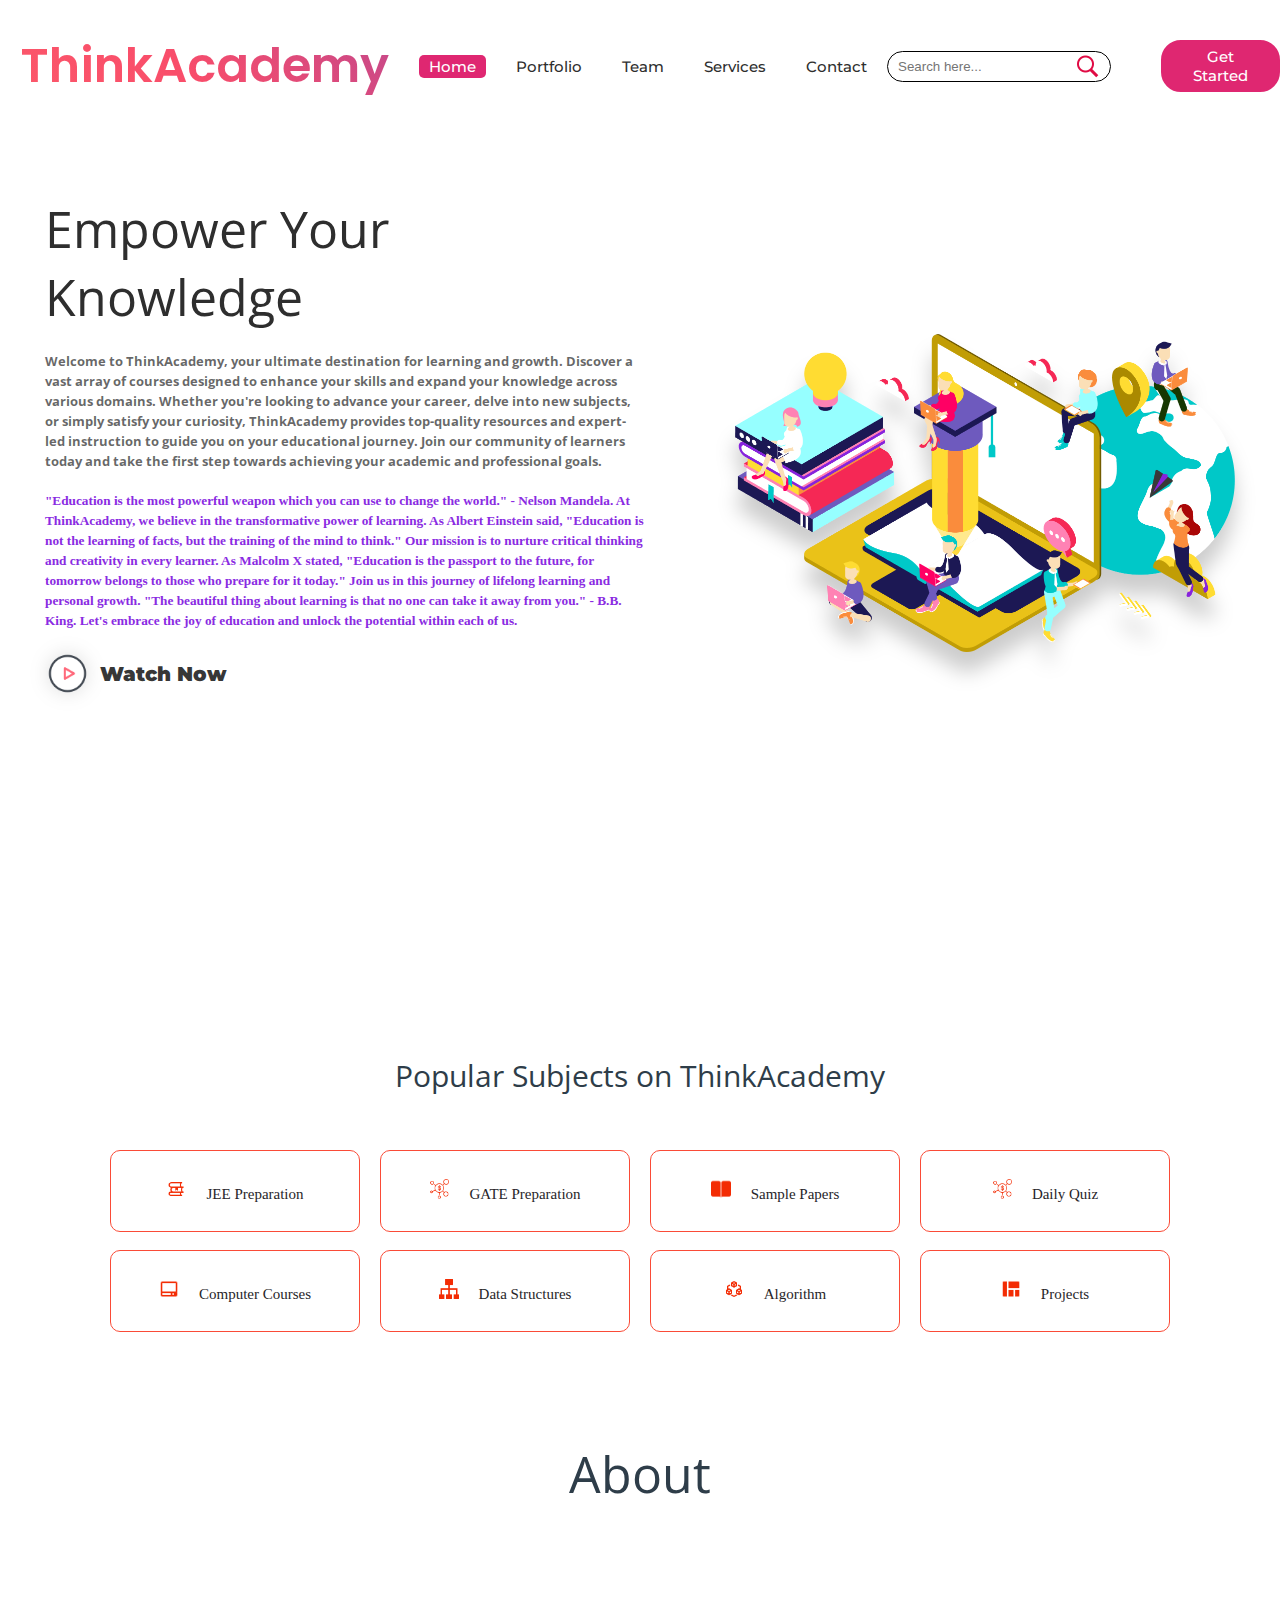
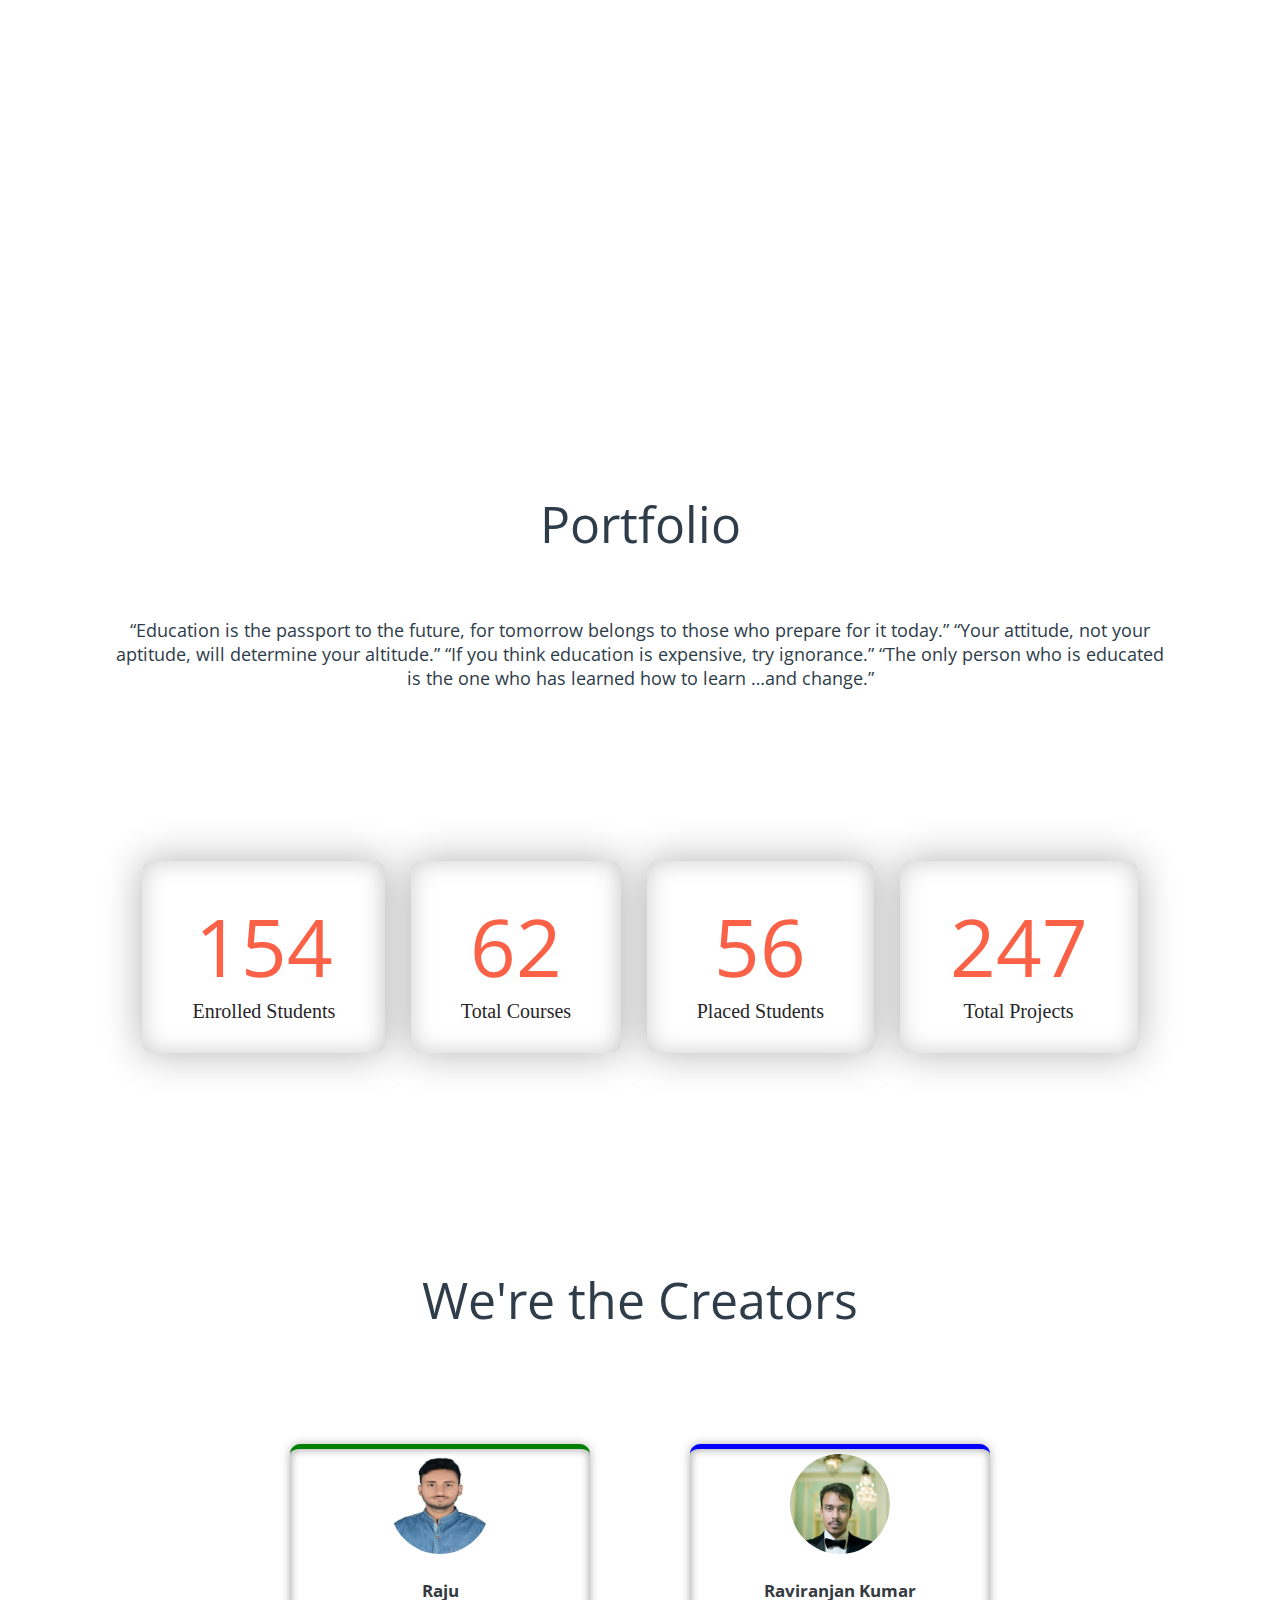
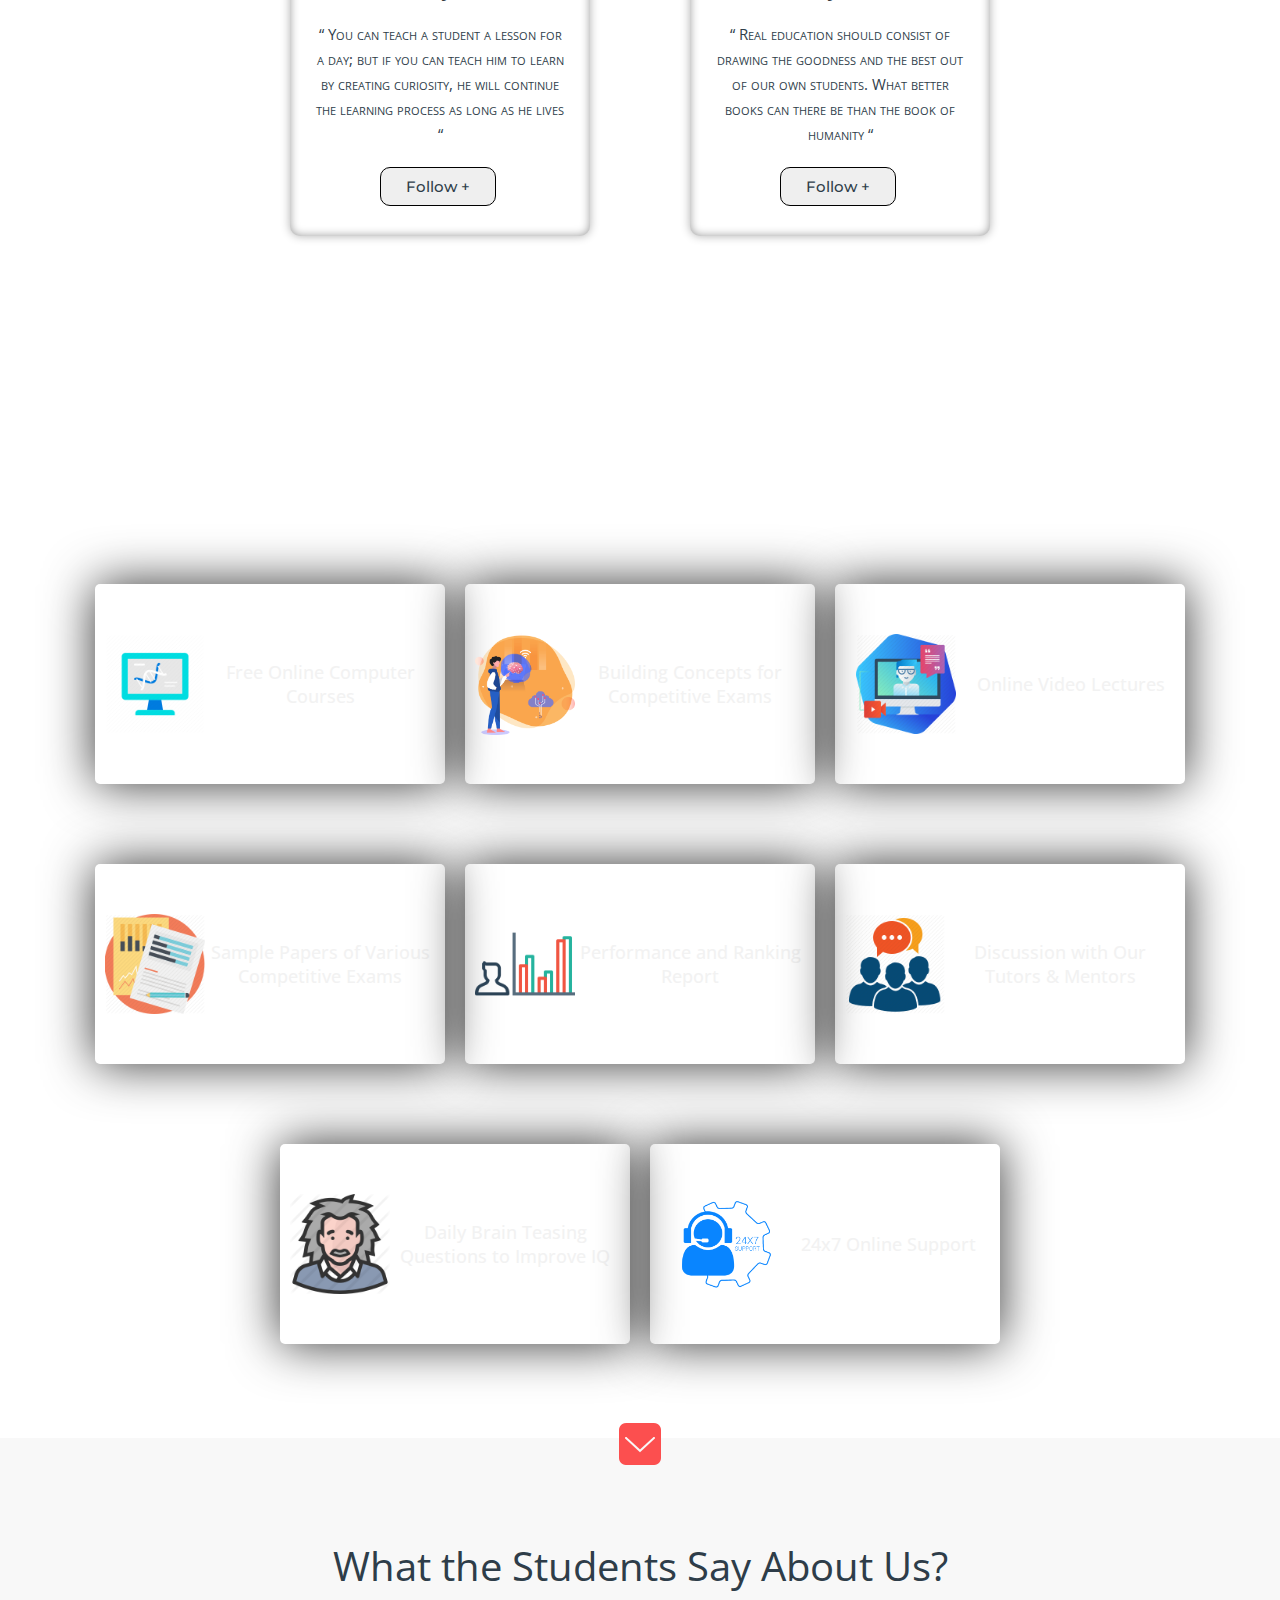
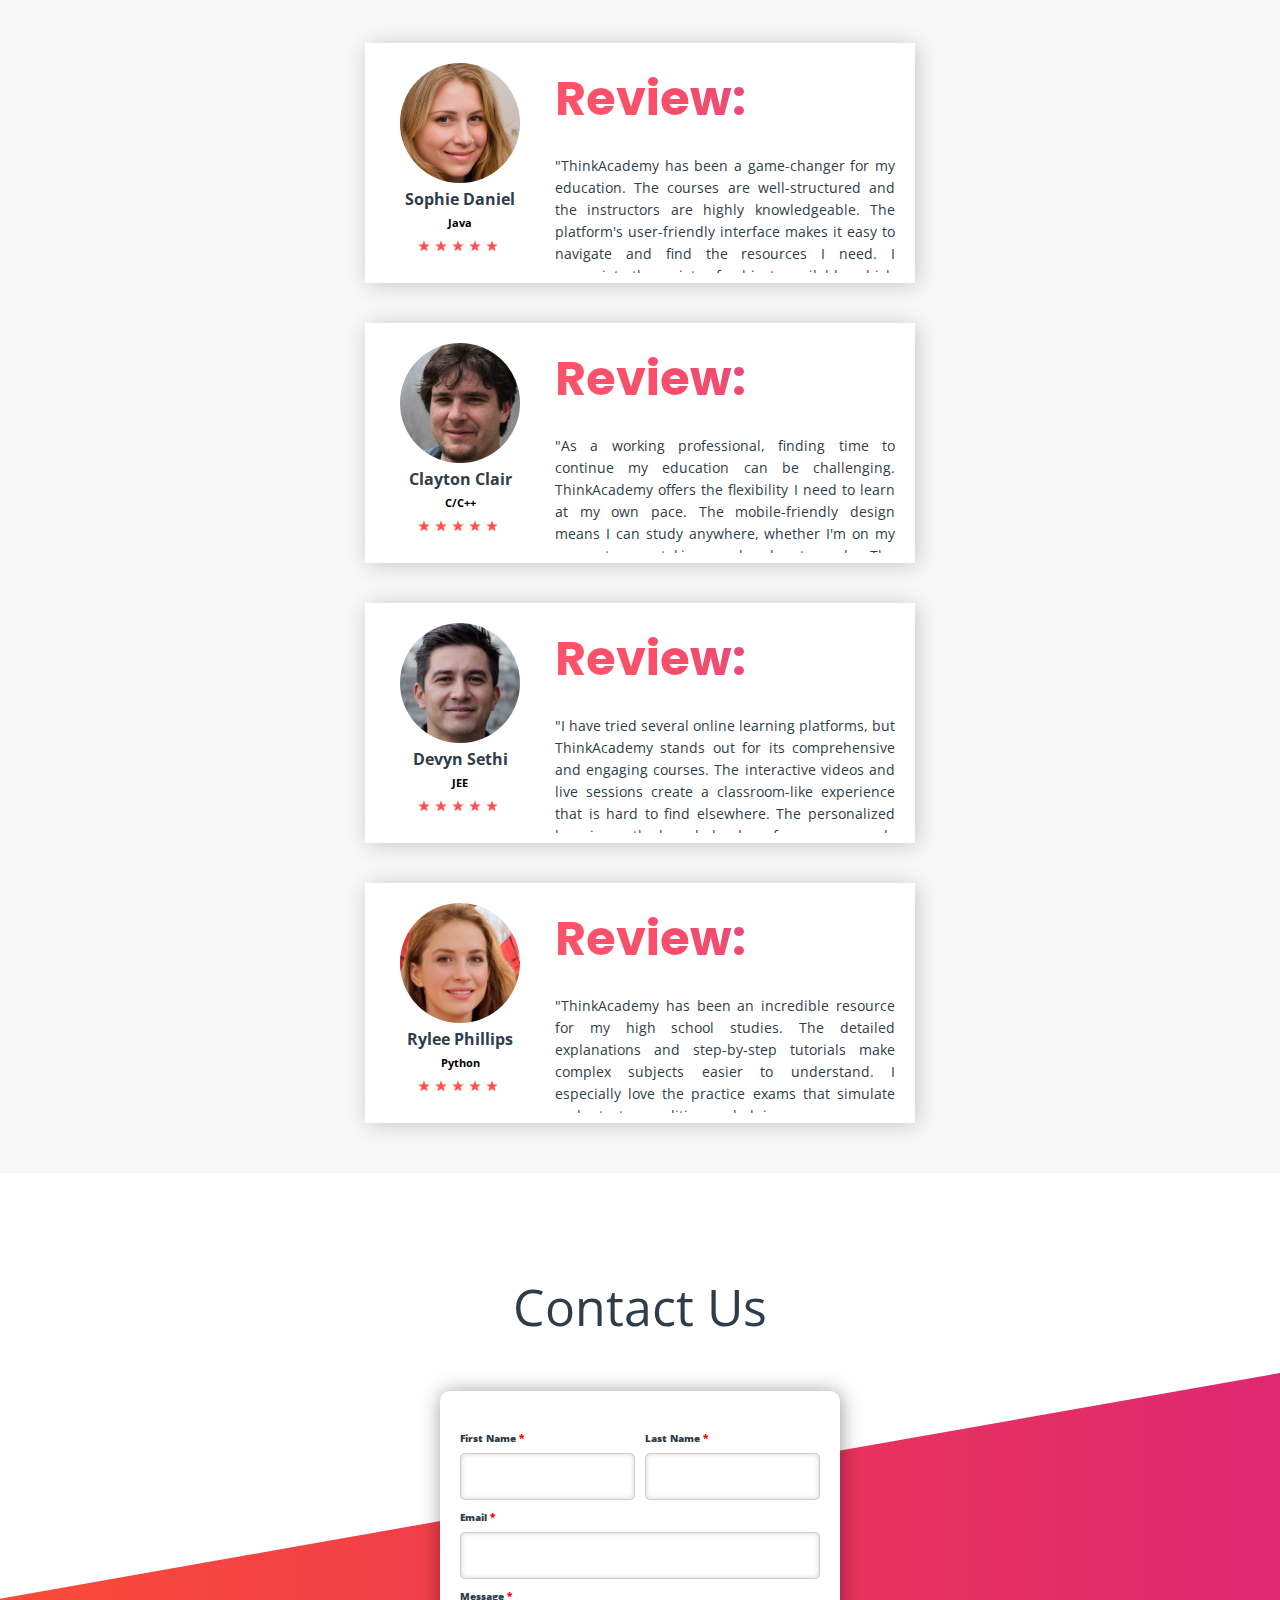
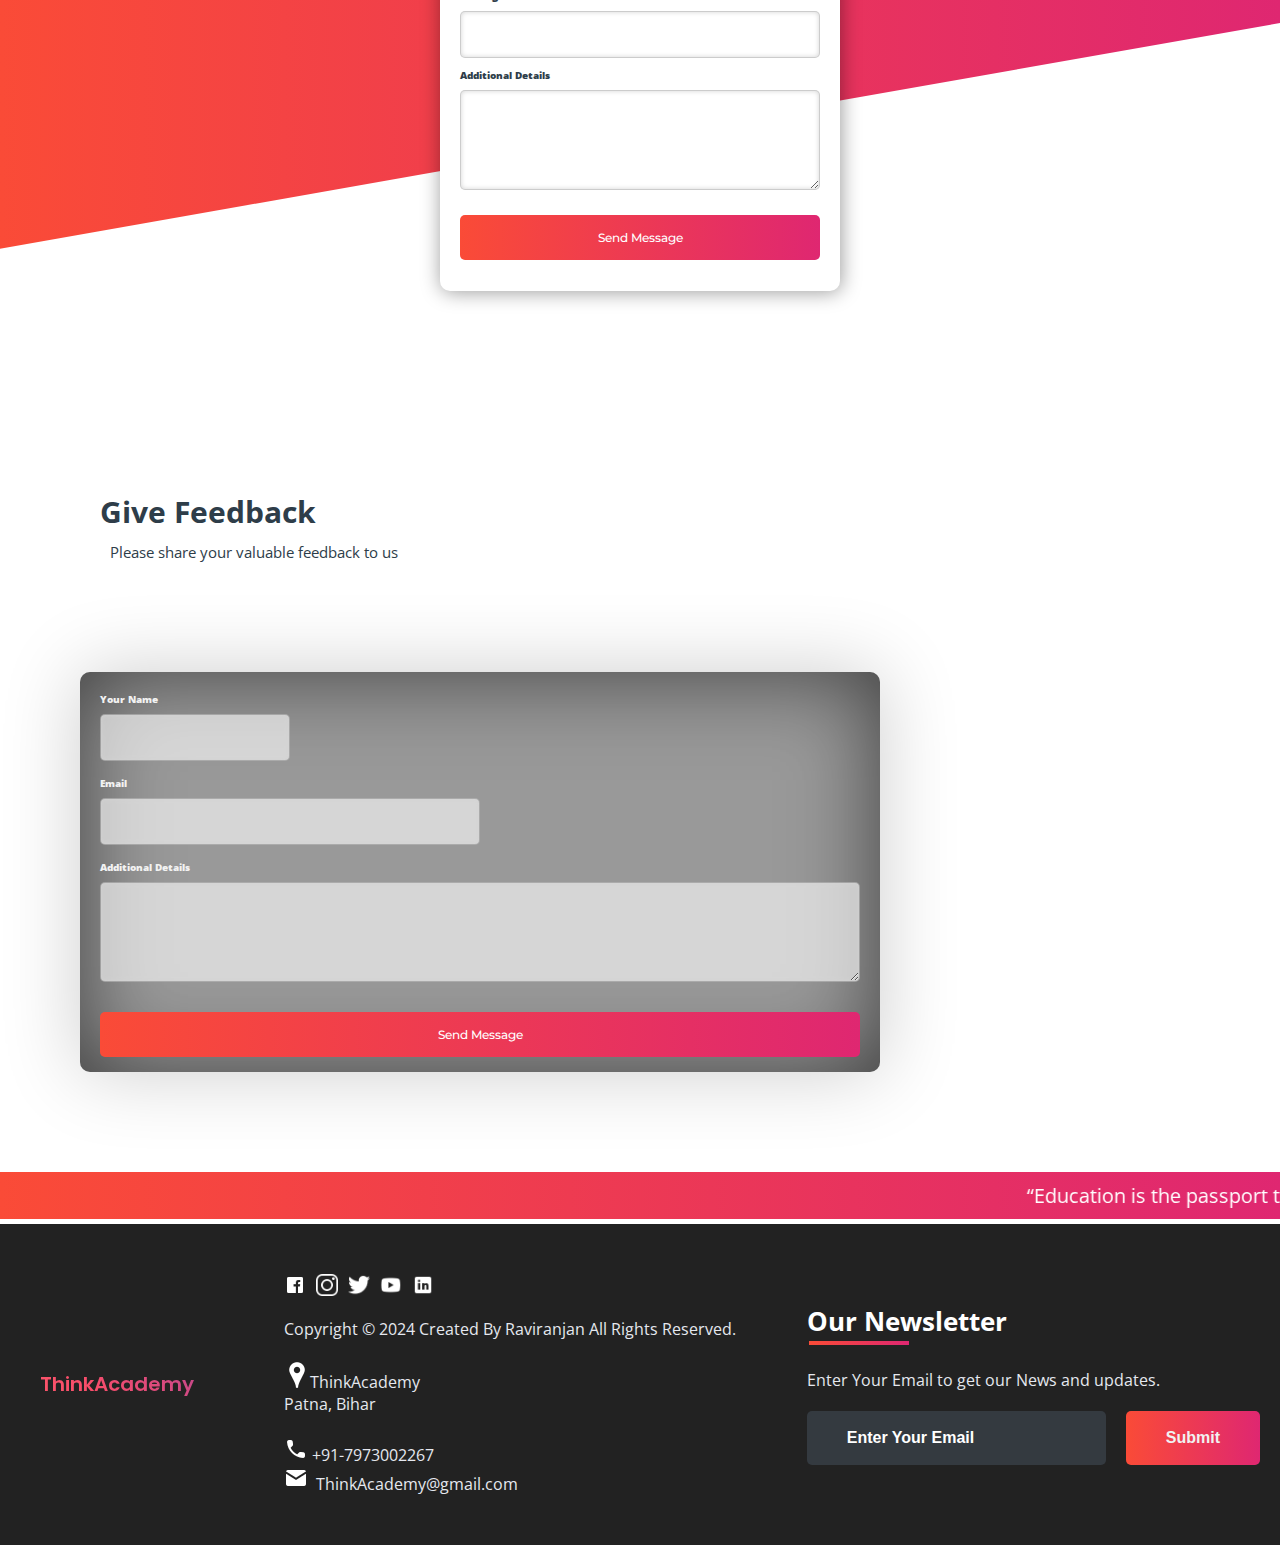
<file: index.html>
<!DOCTYPE html>
<html>

<head>
	<link rel="shortcut icon" type="ico" href="images/icon/think.ico">
	<meta charset="utf-8">
	<meta http-equiv="X-UA-Comaptible" content="IE=edge">
	<title>ThinkAcademy</title>
	<meta name="desciption" content="">
	<meta name="viewport" content="width=device-width, initial-scale=1">

	<link rel="stylesheet" type="text/css" href="style.css">
	<link href="https://fonts.googleapis.com/css2?family=Poppins:wght@600&display=swap" rel="stylesheet">
	<script type="text/javascript" src="script.js"></script>
	<script src="https://code.jquery.com/jquery-3.2.1.js"></script>
	<style>
		body {
			-webkit-user-select: none;
			/* Chrome, Safari, Opera */
			-moz-user-select: none;
			/* Firefox */
			-ms-user-select: none;
			/* Internet Explorer/Edge */
			user-select: none;
			/* Non-prefixed version, currently supported by Chrome, Opera and Firefox */
		}
	</style>
	<script>
		document.addEventListener('contextmenu', function (e) {
			e.preventDefault();
		});
	</script>
	<script>
		$(window).on('scroll', function () {
			if ($(window).scrollTop()) {
				$('nav').addClass('black');
			} else {
				$('nav').removeClass('black');
			}
		})


		function sideMenu(toggle) {
			const nav = document.querySelector('nav');
			nav.classList.toggle('show-menu');
		}


	</script>

</head>

<body>

	<!-- Navigation Bar -->
	<header id="header">
		<nav>
			<div class="logo">
				<span id="title">ThinkAcademy</span>
			</div>
			<ul>
				<li><a class="active" href="">Home</a></li>
				<li><a href="#portfolio_section">Portfolio</a></li>
				<li><a href="#team_section">Team</a></li>
				<li><a href="#services_section">Services</a></li>
				<li><a href="#contactus_section">Contact</a></li>
			</ul>
			<div class="srch"><input type="text" class="search" placeholder="Search here..."><img
					src="images/icon/search.png" alt="search" onclick=slide()></div>
			<a class="get-started" href="login.html">Get Started</a>
			<img src="images/icon/menu.png" class="menu" onclick="sideMenu(0)" alt="menu">
		</nav>
		<div class="head-container">
			<div class="quote">
				<p>Empower Your Knowledge</p>
				<h5>Welcome to ThinkAcademy, your ultimate destination for learning and growth. Discover a vast array of
					courses designed to enhance your skills and expand your knowledge across various domains. Whether
					you're looking to advance your career, delve into new subjects, or simply satisfy your curiosity,
					ThinkAcademy provides top-quality resources and expert-led instruction to guide you on your
					educational journey. Join our community of learners today and take the first step towards achieving
					your academic and professional goals.</h5>
				<h5 style="font-family: cursive; color: blueviolet;">"Education is the most powerful weapon which you
					can use to change the
					world." - Nelson Mandela. At
					ThinkAcademy, we believe in the transformative power of learning. As Albert Einstein said,
					"Education is not the learning of facts, but the training of the mind to think." Our mission is to
					nurture critical thinking and creativity in every learner. As Malcolm X stated, "Education is the
					passport to the future, for tomorrow belongs to those who prepare for it today." Join us in this
					journey of lifelong learning and personal growth. "The beautiful thing about learning is that no one
					can take it away from you." - B.B. King. Let's embrace the joy of education and unlock the potential
					within each of us.</h5>



				<div class="play">
					<img src="images/icon/play.png" alt="play"><span><a href="#">Watch Now</a></span>
				</div>
			</div>
			<div class="svg-image">
				<img src="images/extra/svg1.jpg" alt="svg">
			</div>
		</div>
		<div class="side-menu" id="side-menu">
			<div class="close" onclick="sideMenu(1)"><img src="images/icon/close.png" alt=""></div>
			<div class="user">
				<img src="images/creator/ravi.jpeg" alt="Username">
				<p>Raviranjan</p>
			</div>
			<ul>
				<li><a href="#about_section">About</a></li>
				<li><a href="#portfolio_section">Portfolio</a></li>
				<li><a href="#team_section">Team</a></li>
				<li><a href="#services_section">Services</a></li>
				<li><a href="#contactus_section">Contact</a></li>
				<li><a href="#feedBACK">Feedback</a></li>
			</ul>
		</div>
	</header>


	<!-- Some Popular Subjects -->
	<div class="title">
		<span>Popular Subjects on ThinkAcademy</span>
	</div>
	<br><br>
	<div class="course">
		<center>
			<div class="cbox">
				<div class="det"><a href="subjects/jee.html"><img src="images/courses/book.png">JEE Preparation</a>
				</div>
				<div class="det"><a href="subjects/gate.html"><img src="images/courses/d1.png">GATE Preparation</a>
				</div>
				<div class="det"><a href="subjects/jee.html#sample_papers"><img src="images/courses/paper.png">Sample
						Papers</a></div>
				<div class="det"><a href="subjects/quiz.html"><img src="images/courses/d1.png">Daily Quiz</a></div>
			</div>
		</center>
		<div class="cbox">
			<div class="det"><a href="subjects/computer_courses.html"><img src="images/courses/computer.png">Computer
					Courses</a></div>
			<div class="det"><a href="subjects/computer_courses.html#data"><img src="images/courses/data.png">Data
					Structures</a></div>
			<div class="det"><a href="subjects/computer_courses.html#algo"><img
						src="images/courses/algo.png">Algorithm</a></div>
			<div class="det det-last"><a href="subjects/computer_courses.html#projects"><img
						src="images/courses/projects.png">Projects</a></div>
		</div>
	</div>


	<!-- ABOUT -->
	<div class="diffSection" id="about_section">
		<center>
			<p style="font-size: 50px; padding: 100px">About</p>
		</center>
		<div class="about-content">
			<div class="side-image">
				<img class="sideImage" src="images/extra/e3.jpg">
			</div>
			<div class="side-text">
				<h2>What you think about us ?</h2>
				<p>Education is the process of facilitating learning, or the acquisition of knowledge, skills, values,
					beliefs, and habits. Educational methods include teaching, training, storytelling, discussion and
					directed research.<br> Educational website can include websites that have games, videos or topic
					related resources that act as tools to enhance learning and supplement classroom teaching. These
					websites help make the process of learning entertaining and attractive to the student, especially in
					today's age..</p>
			</div>
		</div>
	</div>


	<!-- PORTFOLIO -->
	<div class="diffSection" id="portfolio_section">
		<center>
			<p style="font-size: 50px; padding: 100px; padding-bottom: 40px;">Portfolio</p>
		</center>
		<div class="content">
			<p>
				“Education is the passport to the future, for tomorrow belongs to those who prepare for it today.” “Your
				attitude, not your aptitude, will determine your altitude.” “If you think education is expensive, try
				ignorance.” “The only person who is educated is the one who has learned how to learn …and change.”
			</p>
		</div>
	</div>
	<div class="extra">
		<p>We're increasing this data every year</p>
		<div class="smbox">
			<span>
				<center>
					<div class="data">154</div>
					<div class="det">Enrolled Students</div>
				</center>
			</span>
			<span>
				<center>
					<div class="data">62</div>
					<div class="det">Total Courses</div>
				</center>
			</span>
			<span>
				<center>
					<div class="data">56</div>
					<div class="det">Placed Students</div>
				</center>
			</span>
			<span>
				<center>
					<div class="data">247</div>
					<div class="det">Total Projects</div>
				</center>
			</span>
		</div>
	</div>


	<!-- TEAM -->
	<div class="diffSection" id="team_section">
		<center>
			<p style="font-size: 50px; padding-top: 100px; padding-bottom: 60px;">We're the Creators</p>
		</center>
		<div class="totalcard">
			<div class="card">
				<center><img src="images/creator/raju.jpeg"></center>
				<center>
					<div class="card-title">Raju</div>
					<div id="detail">
						<p>“ You can teach a student a lesson for a day; but if you can teach him to learn by creating
							curiosity, he will continue the learning process as long as he lives “</p>
						<div class="duty"></div>
						<a href="#"><button class="btn-roshan">Follow +</button></a>
					</div>
				</center>
			</div>
			<div class="card">
				<center><img src="images/creator/ravi.jpeg"></center>
				<center>
					<div class="card-title">Raviranjan Kumar</div>
					<div id="detail">
						<p>“ Real education should consist of drawing the goodness and the best out of our own students.
							What better books can there be than the book of humanity “</p>
						<div class="duty"></div>
						<a href="#"><button class="btn-akhil">Follow +</button></a>
					</div>
				</center>
			</div>
		</div>
	</div>


	<!-- SERVICES -->
	<div class="service-swipe">
		<div class="diffSection" id="services_section">
			<center>
				<p style="font-size: 50px; padding: 100px; padding-bottom: 40px; color: #fff;">Services</p>
			</center>
		</div>
		<a href="subjects/computer_courses.html">
			<div class="s-card"><img src="images/icon/computer-courses.png">
				<p>Free Online Computer Courses</p>
			</div>
		</a>
		<a href="subjects/jee.html">
			<div class="s-card"><img src="images/icon/brainbooster.png">
				<p>Building Concepts for Competitive Exams</p>
			</div>
		</a>
		<a href="#">
			<div class="s-card"><img src="images/icon/online-tutorials.png">
				<p>Online Video Lectures</p>
			</div>
		</a>
		<a href="subjects/jee.html#sample_papers">
			<div class="s-card"><img src="images/icon/papers.jpg">
				<p>Sample Papers of Various Competitive Exams</p>
			</div>
		</a>
		<a href="#">
			<div class="s-card"><img src="images/icon/p3.png">
				<p>Performance and Ranking Report</p>
			</div>
		</a>
		<a href="#contactus_section">
			<div class="s-card"><img src="images/icon/discussion.png">
				<p>Discussion with Our Tutors & Mentors</p>
			</div>
		</a>
		<a href="subjects/quiz.html">
			<div class="s-card"><img src="images/icon/q1.png">
				<p>Daily Brain Teasing Questions to Improve IQ</p>
			</div>
		</a>
		<a href="#contactus_section">
			<div class="s-card"><img src="images/icon/help.png">
				<p>24x7 Online Support</p>
			</div>
		</a>
	</div>

	<!-- Reviews by Students -->
	<div id="makeitfull">
		<a href="#review_section"><img src="images/icon/makeitfull.png"></a>
	</div>
	<div class="review">
		<div class="diffSection" id="review_section">
			<center>
				<p style="font-size: 40px; padding: 100px; padding-bottom: 40px; color: #2E3D49;">What the Students Say
					About Us?</p>
			</center>
		</div>
		<div class="rev-container">
			<div class="rev-card">
				<div class="identity">
					<img src="images/creator/humanNotExist1.jpg">
					<p>Sophie Daniel</p>
					<h6>Java</h6>
					<div class="rating"><img src="images/icon/star.png"><img src="images/icon/star.png"><img
							src="images/icon/star.png"><img src="images/icon/star.png"><img src="images/icon/star.png">
					</div>
				</div>
				<div class="rev-cont">
					<p id="title">Review:</p>
					<p id="content">
						"ThinkAcademy has been a game-changer for my education. The courses are well-structured and the
						instructors are highly knowledgeable. The platform's user-friendly interface makes it easy to
						navigate and find the resources I need. I appreciate the variety of subjects available, which
						has allowed me to explore new areas of interest and expand my skillset. The interactive quizzes
						and assignments help reinforce the material, making learning both effective and enjoyable.
						Overall, ThinkAcademy has significantly contributed to my academic growth."

					</p>
				</div>
			</div>
			<div class="rev-card">
				<div class="identity">
					<img src="images/creator/humanNotExist2.jpg">
					<p>Clayton Clair</p>
					<h6>C/C++</h6>
					<div class="rating"><img src="images/icon/star.png"><img src="images/icon/star.png"><img
							src="images/icon/star.png"><img src="images/icon/star.png"><img src="images/icon/star.png">
					</div>
				</div>
				<div class="rev-cont">
					<p id="title">Review:</p>
					<p id="content">
						"As a working professional, finding time to continue my education can be challenging.
						ThinkAcademy offers the flexibility I need to learn at my own pace. The mobile-friendly design
						means I can study anywhere, whether I'm on my commute or taking a break at work. The community
						forums are a fantastic feature, allowing me to connect with fellow learners and exchange ideas.
						The quality of the content is top-notch, with real-world applications that have enhanced my
						career. I highly recommend ThinkAcademy to anyone looking to further their education."
					</p>
				</div>
			</div>
			<div class="rev-card">
				<div class="identity">
					<img src="images/creator/humanNotExist3.jpg">
					<p>Devyn Sethi</p>
					<h6>JEE</h6>
					<div class="rating"><img src="images/icon/star.png"><img src="images/icon/star.png"><img
							src="images/icon/star.png"><img src="images/icon/star.png"><img src="images/icon/star.png">
					</div>
				</div>
				<div class="rev-cont">
					<p id="title">Review:</p>
					<p id="content">
						"I have tried several online learning platforms, but ThinkAcademy stands out for its
						comprehensive and engaging courses. The interactive videos and live sessions create a
						classroom-like experience that is hard to find elsewhere. The personalized learning paths have
						helped me focus on my goals and track my progress effectively. The support team is always
						responsive and helpful, ensuring that I have the best learning experience possible. Thanks to
						ThinkAcademy, I feel more confident in my studies and motivated to achieve my academic
						objectives."

					</p>
				</div>
			</div>
			<div class="rev-card">
				<div class="identity">
					<img src="images/creator/humanNotExist4.jpg">
					<p>Rylee Phillips</p>
					<h6>Python</h6>
					<div class="rating"><img src="images/icon/star.png"><img src="images/icon/star.png"><img
							src="images/icon/star.png"><img src="images/icon/star.png"><img src="images/icon/star.png">
					</div>
				</div>
				<div class="rev-cont">
					<p id="title">Review:</p>
					<p id="content">
						"ThinkAcademy has been an incredible resource for my high school studies. The detailed
						explanations and step-by-step tutorials make complex subjects easier to understand. I especially
						love the practice exams that simulate real test conditions, helping me prepare thoroughly. The
						platform's sleek design and easy-to-use features have made learning enjoyable and stress-free.
						ThinkAcademy has not only improved my grades but also fostered a genuine love for learning. I am
						grateful for the opportunities it has provided and look forward to continuing my educational
						journey with ThinkAcademy."
					</p>
				</div>
			</div>
		</div>
	</div>

	<!-- CONTACT US -->
	<div class="diffSection" id="contactus_section">
		<center>
			<p style="font-size: 50px; padding: 100px">Contact Us</p>
		</center>
		<div class="csec"></div>
		<div class="back-contact">
			<div class="cc">
				<form action="mailto:198038@nith.ac.in" method="post" enctype="text/plain">
					<label>First Name <span class="imp">*</span></label><label style="margin-left: 185px">Last Name
						<span class="imp">*</span></label><br>
					<center>
						<input type="text" name="" style="margin-right: 10px; width: 175px" required="required"><input
							type="text" name="lname" style="width: 175px" required="required"><br>
					</center>
					<label>Email <span class="imp">*</span></label><br>
					<input type="email" name="mail" style="width: 100%" required="required"><br>
					<label>Message <span class="imp">*</span></label><br>
					<input type="text" name="message" style="width: 100%" required="required"><br>
					<label>Additional Details</label><br>
					<textarea name="addtional"></textarea><br>
					<button type="submit" id="csubmit">Send Message</button>
				</form>
			</div>
		</div>
	</div>


	<!-- FEEDBACK -->
	<div class="title2" id="feedBACK">
		<span>Give Feedback</span>
		<div class="shortdesc2">
			<p>Please share your valuable feedback to us</p>
		</div>
	</div>

	<div class="feedbox">
		<div class="feed">
			<form action="mailto:198038@nith.ac.in" method="post" enctype="text/plain">
				<label>Your Name</label><br>
				<input type="text" name="" class="fname" required="required"><br>
				<label>Email</label><br>
				<input type="email" name="mail" required="required"><br>
				<label>Additional Details</label><br>
				<textarea name="addtional"></textarea><br>
				<button type="submit" id="csubmit" class="message">Send Message</button>
			</form>
		</div>
	</div>

	<!-- Sliding Information -->
	<marquee style="background: linear-gradient(to right, #FA4B37, #DF2771); margin-top: 50px;" direction="left"
		onmouseover="this.stop()" onmouseout="this.start()" scrollamount="20">
		<div class="marqu">“Education is the passport to the future, for tomorrow belongs to those who prepare for it
			today.” “Your attitude, not your aptitude, will determine your altitude.” “If you think education is
			expensive, try ignorance.” “The only person who is educated is the one who has learned how to learn …and
			change.”</div>
	</marquee>

	<!-- FOOTER -->
	<footer>
		<div class="footer-container">
			<div id="logo">
				<a href="../index.html"><span id="title" style="font-size: 20px;">ThinkAcademy</span></a>
			</div>
			<div class="left-col">

				<div class="social-media">
					<a href="#"><img src="images/icon\fb.png"></a>
					<a href="#"><img src="images/icon\insta.png"></a>
					<a href="#"><img src="images/icon\tt.png"></a>
					<a href="#"><img src="images/icon\ytube.png"></a>
					<a href="#"><img src="images/icon\linkedin.png"></a>
				</div><br><br>
				<p class="rights-text">Copyright © 2024 Created By Raviranjan All Rights Reserved.</p>
				<br>
				<p><img src="images/icon/location.png">ThinkAcademy<br>Patna, Bihar</p>
				<br>
				<p><img src="images/icon/phone.png"> +91-7973002267<br><img src="images/icon/mail.png">&nbsp;
					ThinkAcademy@gmail.com</p>
			</div>
			<div class="right-col">
				<h1 style="color: #fff">Our Newsletter</h1>
				<div class="border"></div><br>
				<p>Enter Your Email to get our News and updates.</p>
				<form class="newsletter-form">
					<input class="txtb" type="email" placeholder="Enter Your Email">
					<input class="btn" type="submit" value="Submit">
				</form>
			</div>
		</div>
	</footer>

</body>

</html>
</file>
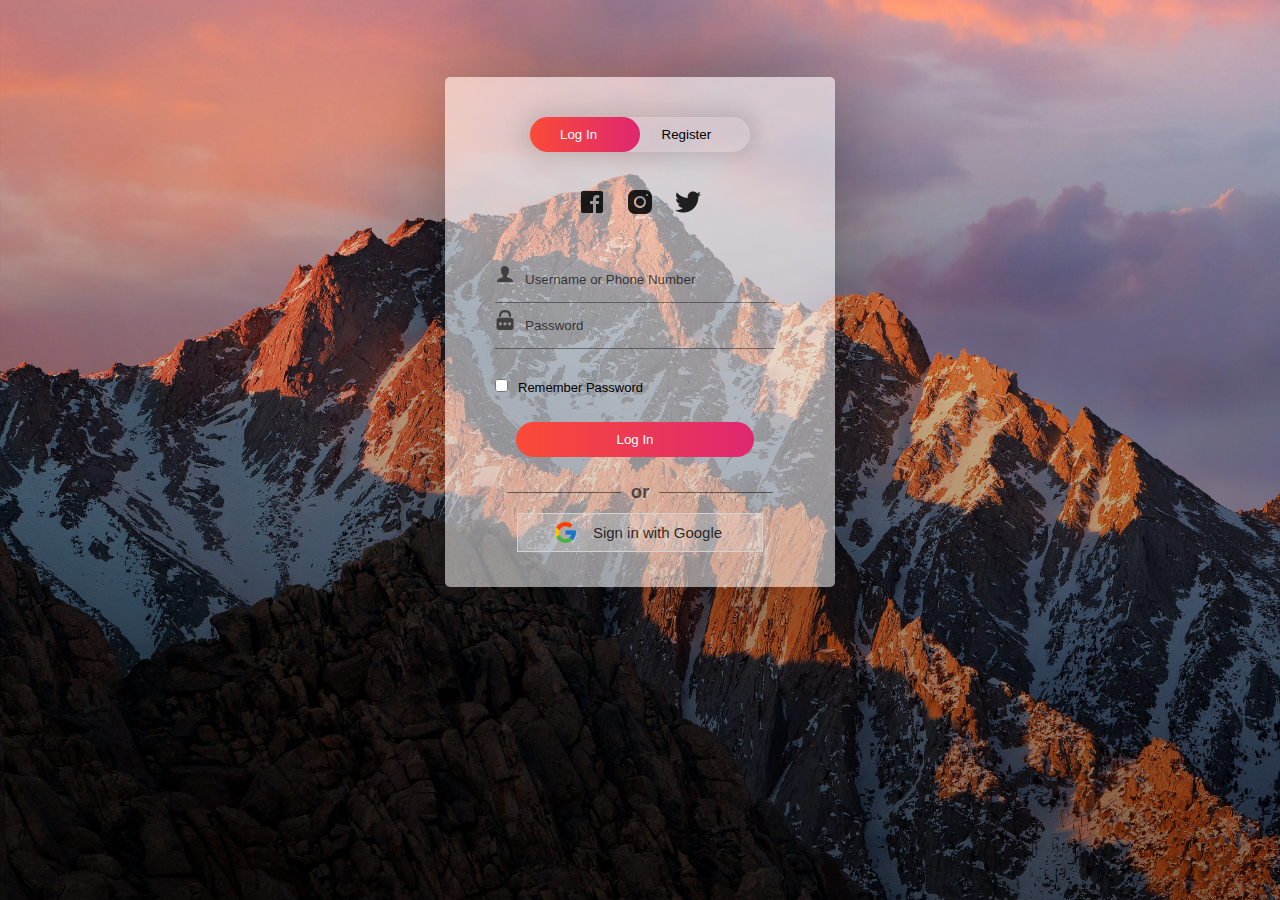
<file: login.html>
<!DOCTYPE html>
<html>

<head>
	<link rel="shortcut icon" type="png" href="images/icon/favicon.png">
	<title>Login SignUp</title>
	<link rel="stylesheet" type="text/css" href="loginStyle.css">
	<script src="https://ajax.googleapis.com/ajax/libs/jquery/3.4.1/jquery.min.js"></script>

	<!-- It will redirect to the Home Page after submitting the form -->
	<script>
		$(document).ready(function () {
			$("form").submit(function () {
				alert("Great Job !");
			});
		});
	</script>
</head>

<body>
	<div class="form-box">
		<div class="button-box">
			<div id="btn"></div>
			<button type="button" class="toggle-btn" id="log" onclick="login()" style="color: #fff;">Log In</button>
			<button type="button" class="toggle-btn" id="reg" onclick="register()">Register</button>
		</div>
		<div class="social-icons">
			<img src="images/icon/fb2.png">
			<img src="images/icon/insta2.png">
			<img src="images/icon/tt2.png">
		</div>

		<!-- Login Form -->
		<form id="login" class="input-group" action="index.html">
			<div class="inp">
				<img src="images/icon/user.png"><input type="text" id="email" class="input-field"
					placeholder="Username or Phone Number" style="width: 88%; border:none;" required="required">
			</div>
			<div class="inp">
				<img src="images/icon/password.png"><input type="password" id="password" class="input-field"
					placeholder="Password" style="width: 88%; border: none;" required="required">
			</div>
			<input type="checkbox" class="check-box">Remember Password
			<button type="submit" class="submit-btn">Log In</button>
		</form>


		<div class="other" id="other">
			<div class="instead">
				<h3>or</h3>
			</div>
			<button class="connect" onclick="google()">
				<img src="images/icon/google.png"><span>Sign in with Google</span>
			</button>
		</div>

		<!-- Registration Form -->
		<form id="register" class="input-group">
			<input type="text" class="input-field" placeholder="Full Name" required="required">
			<input type="email" class="input-field" placeholder="Email Address" required="required">
			<input type="password" class="input-field" placeholder="Create Password" name="psame" required="required">
			<input type="password" class="input-field" placeholder="Confirm Password" name="psame" required="required">
			<input type="checkbox" class="check-box" id="chkAgree" onclick="goFurther()">I agree to the Terms &
			Conditions
			<button type="submit" id="btnSubmit" class="submit-btn reg-btn">Register</button>
		</form>
	</div>
	<script type="text/javascript" src="script.js"></script>
</body>

</html>
</file>
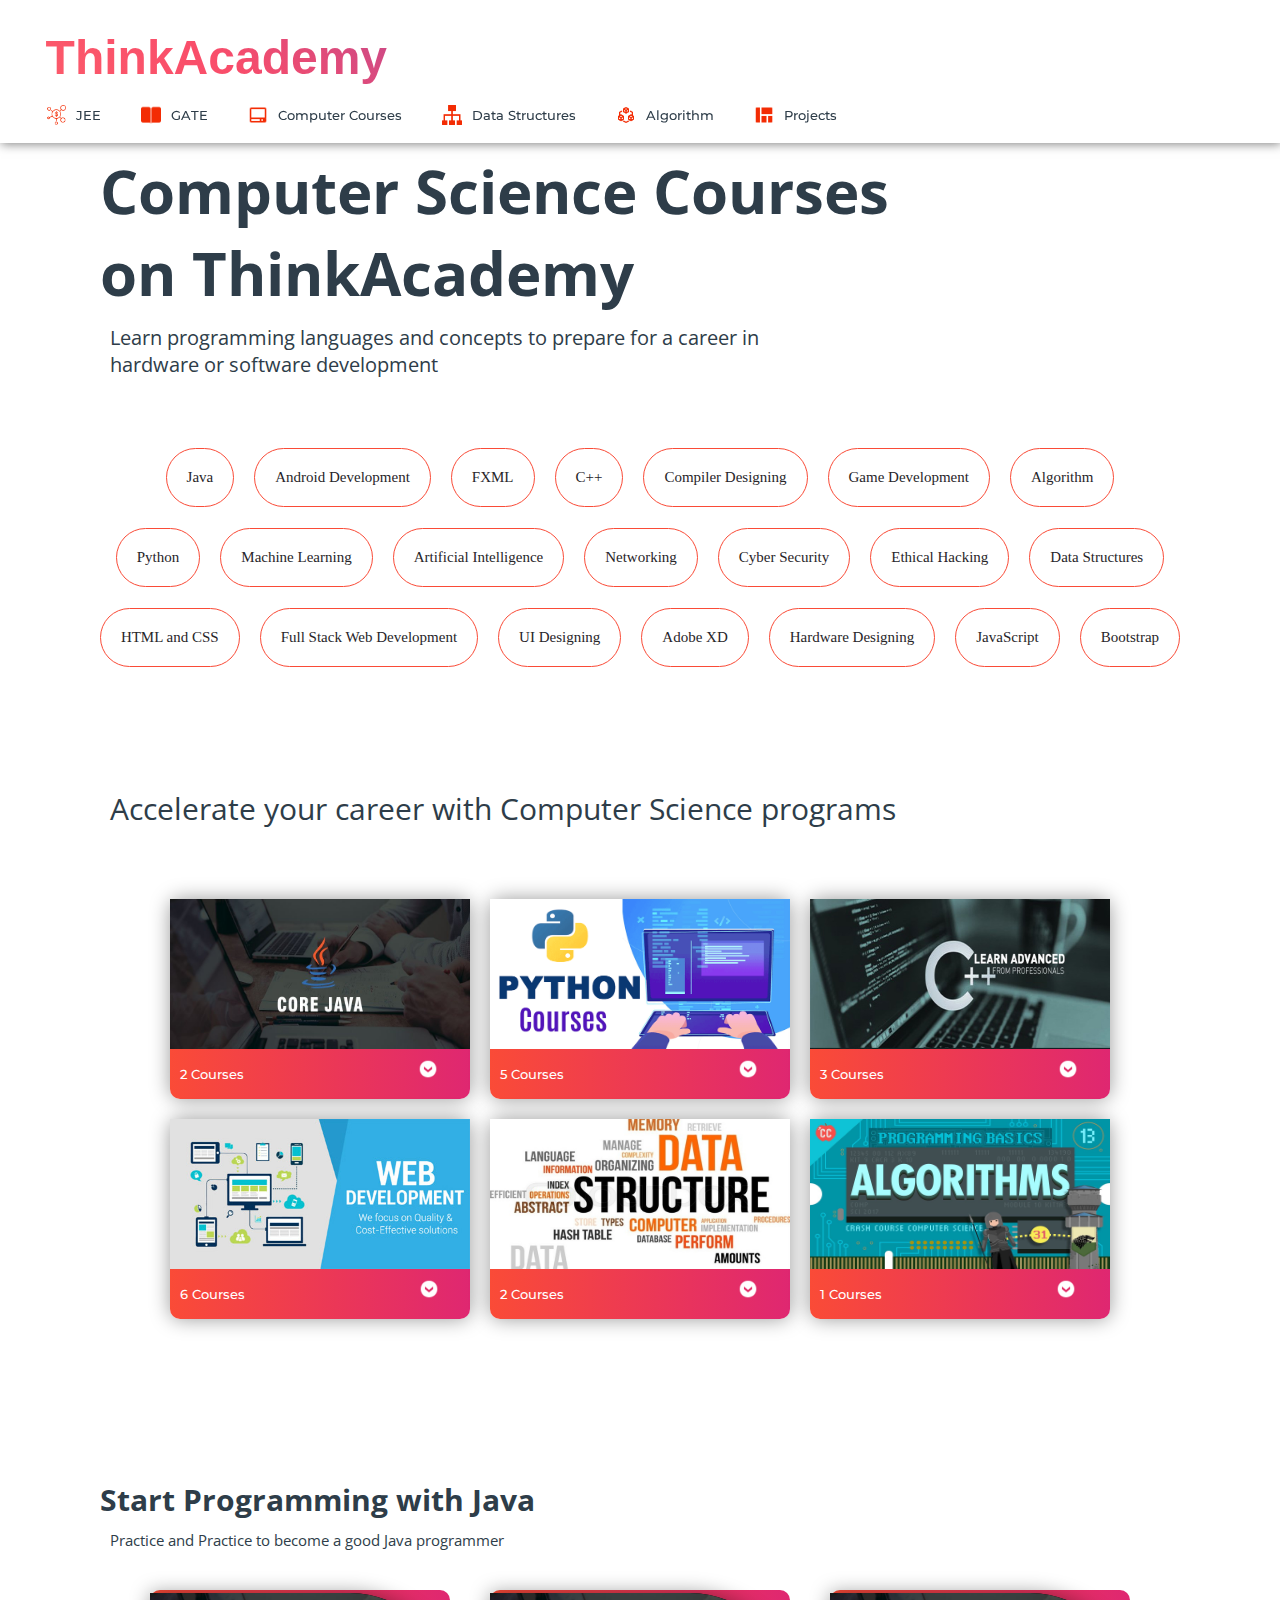
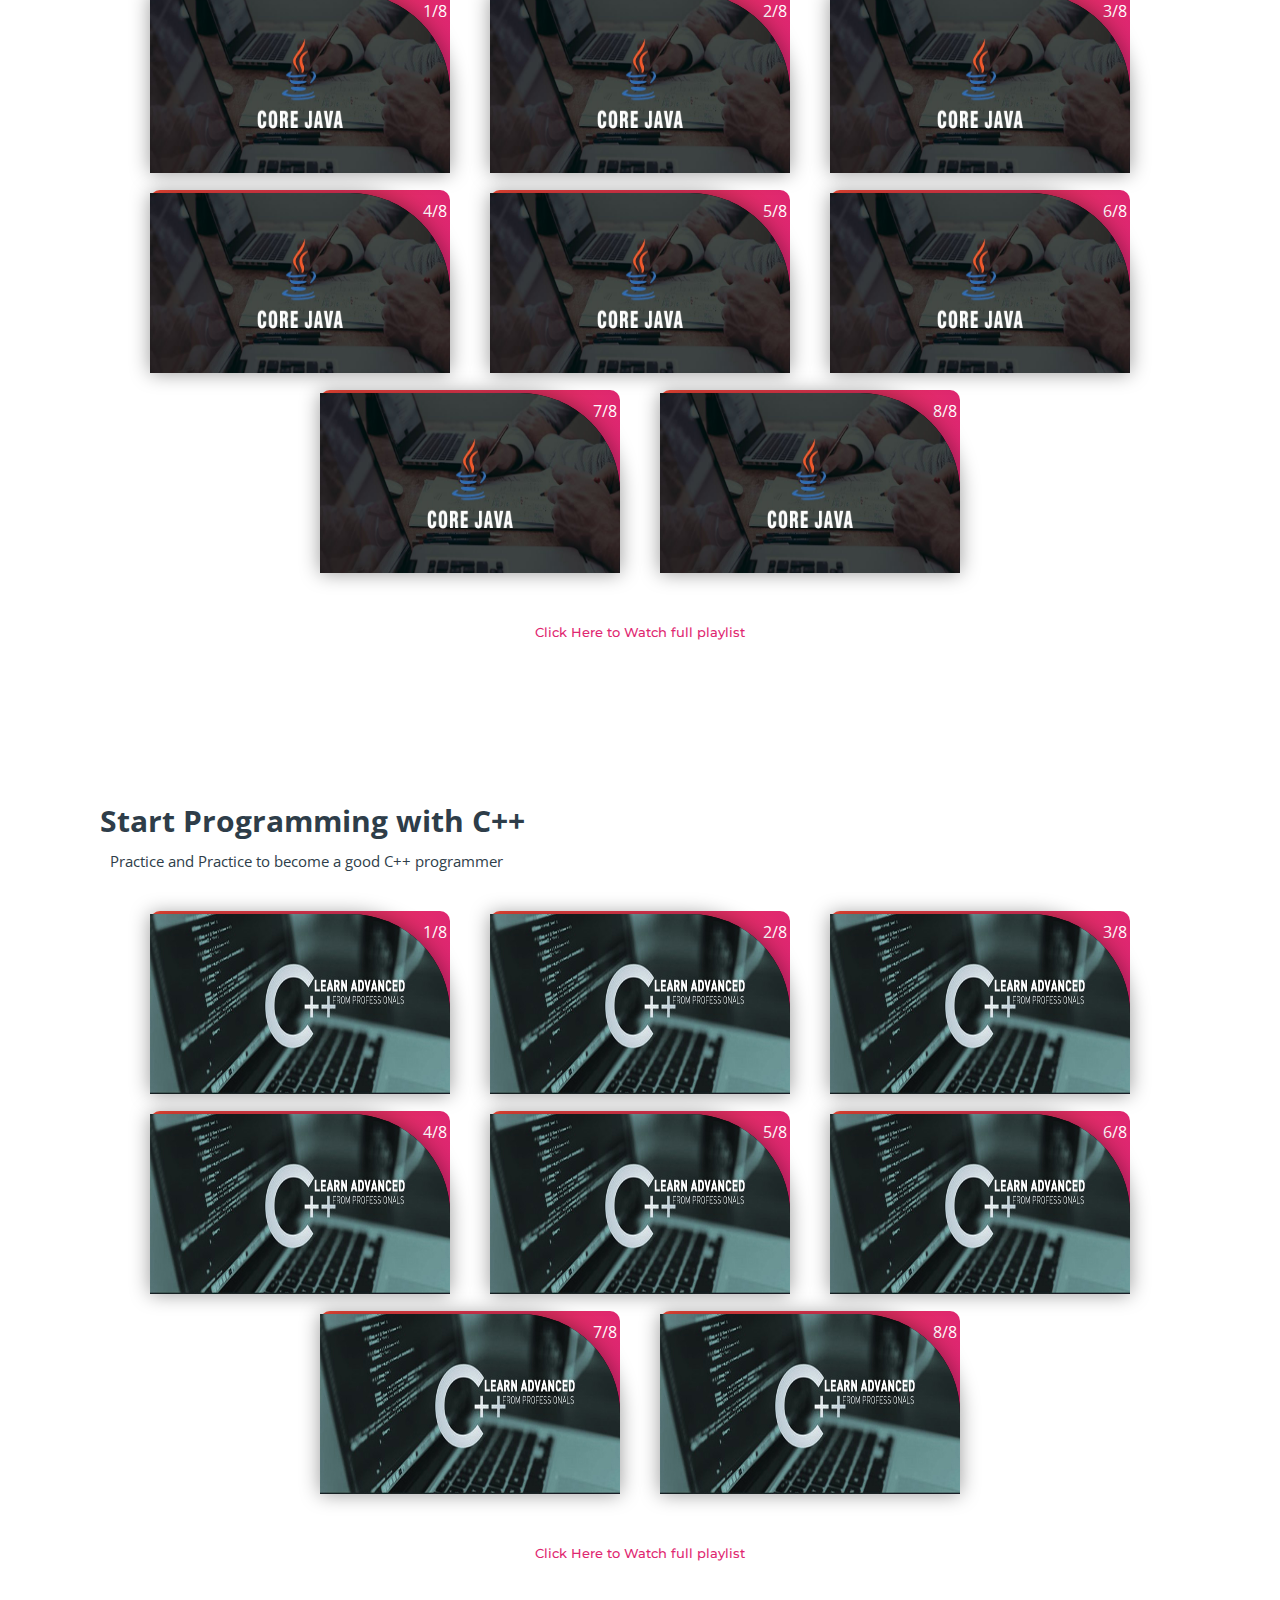
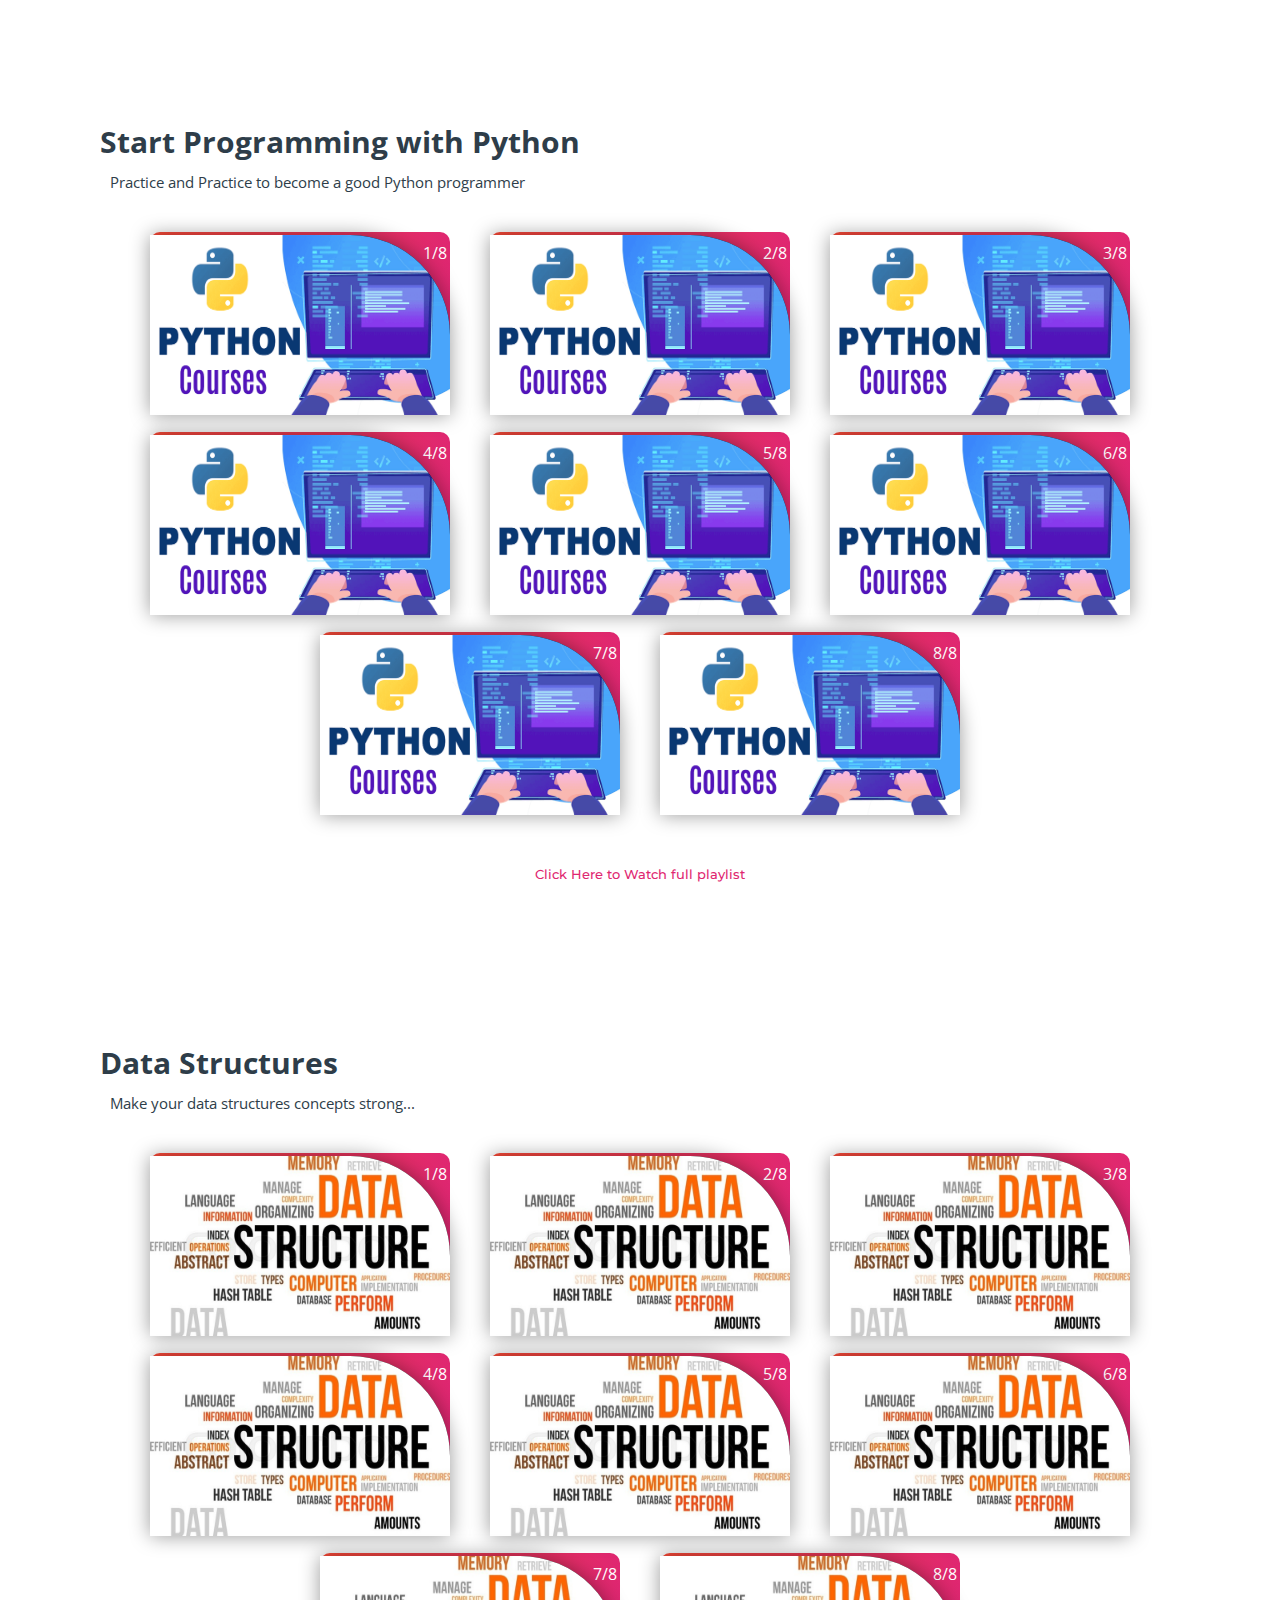
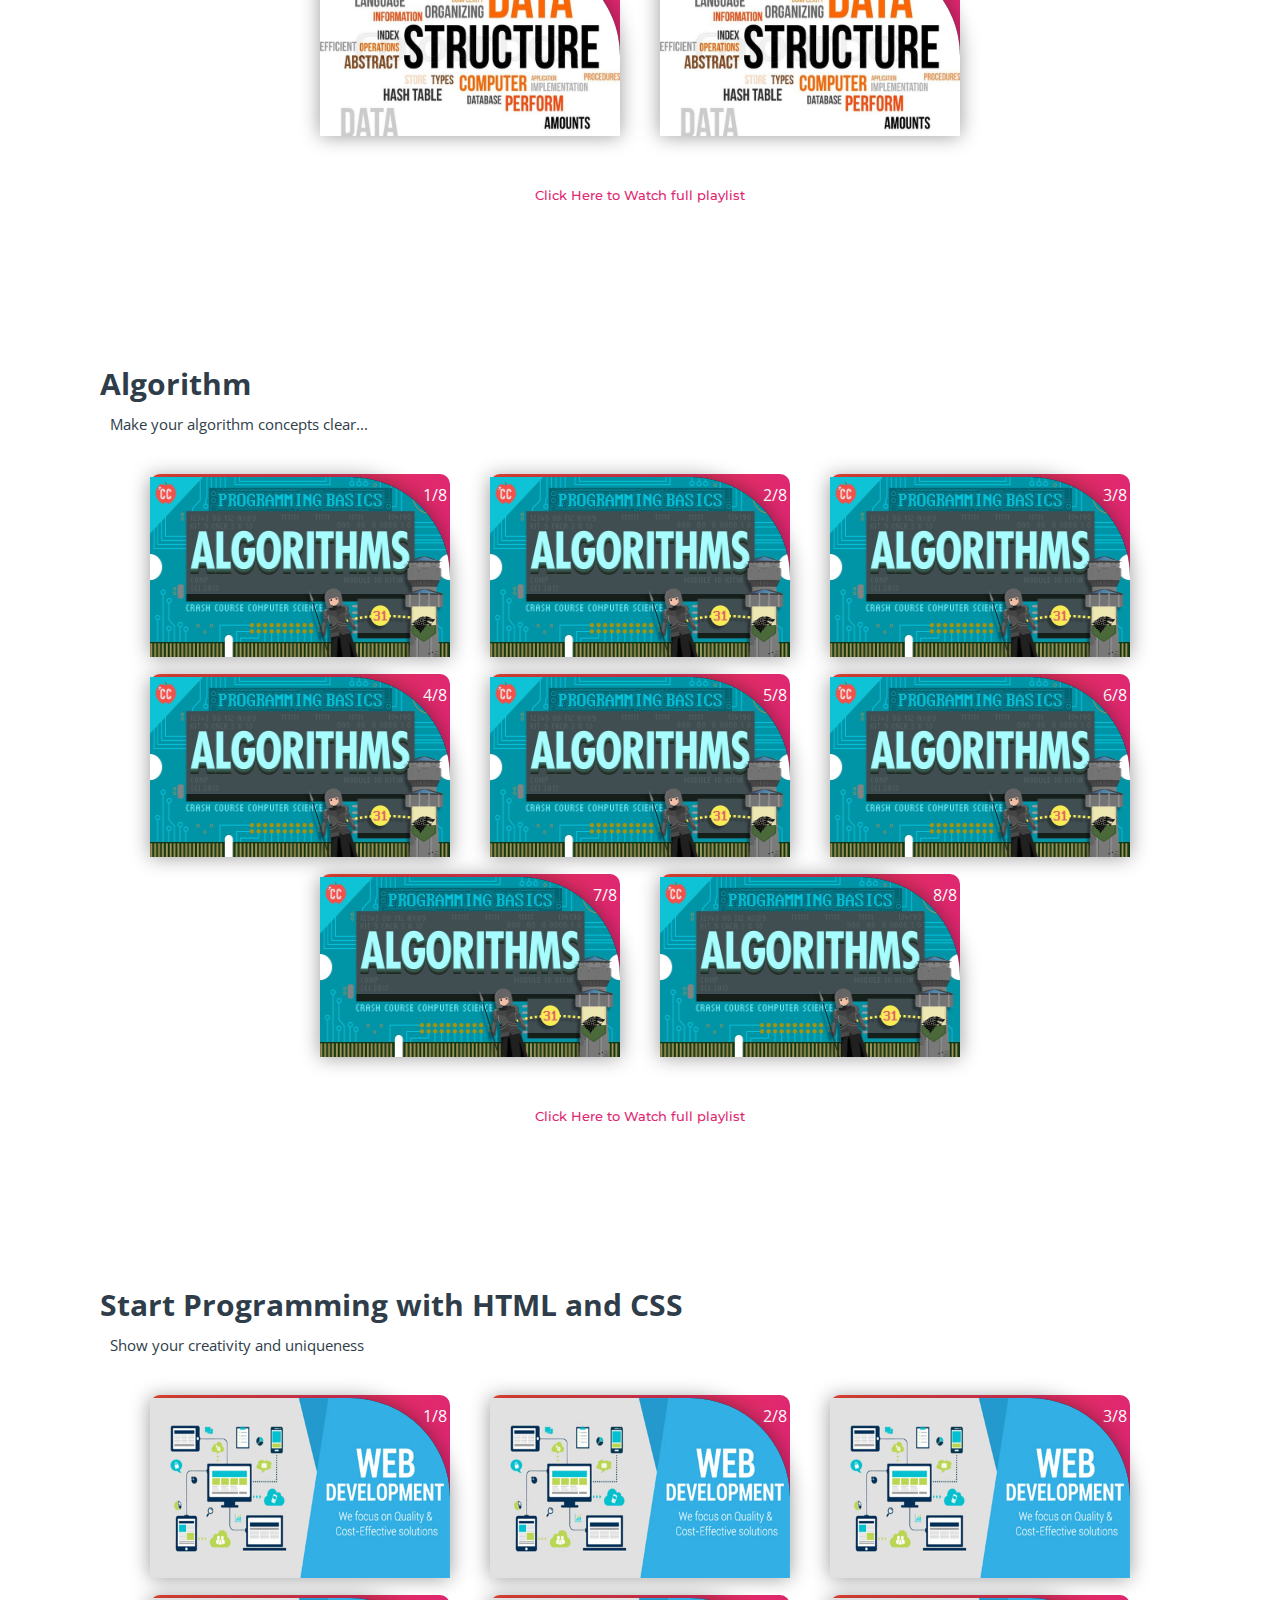
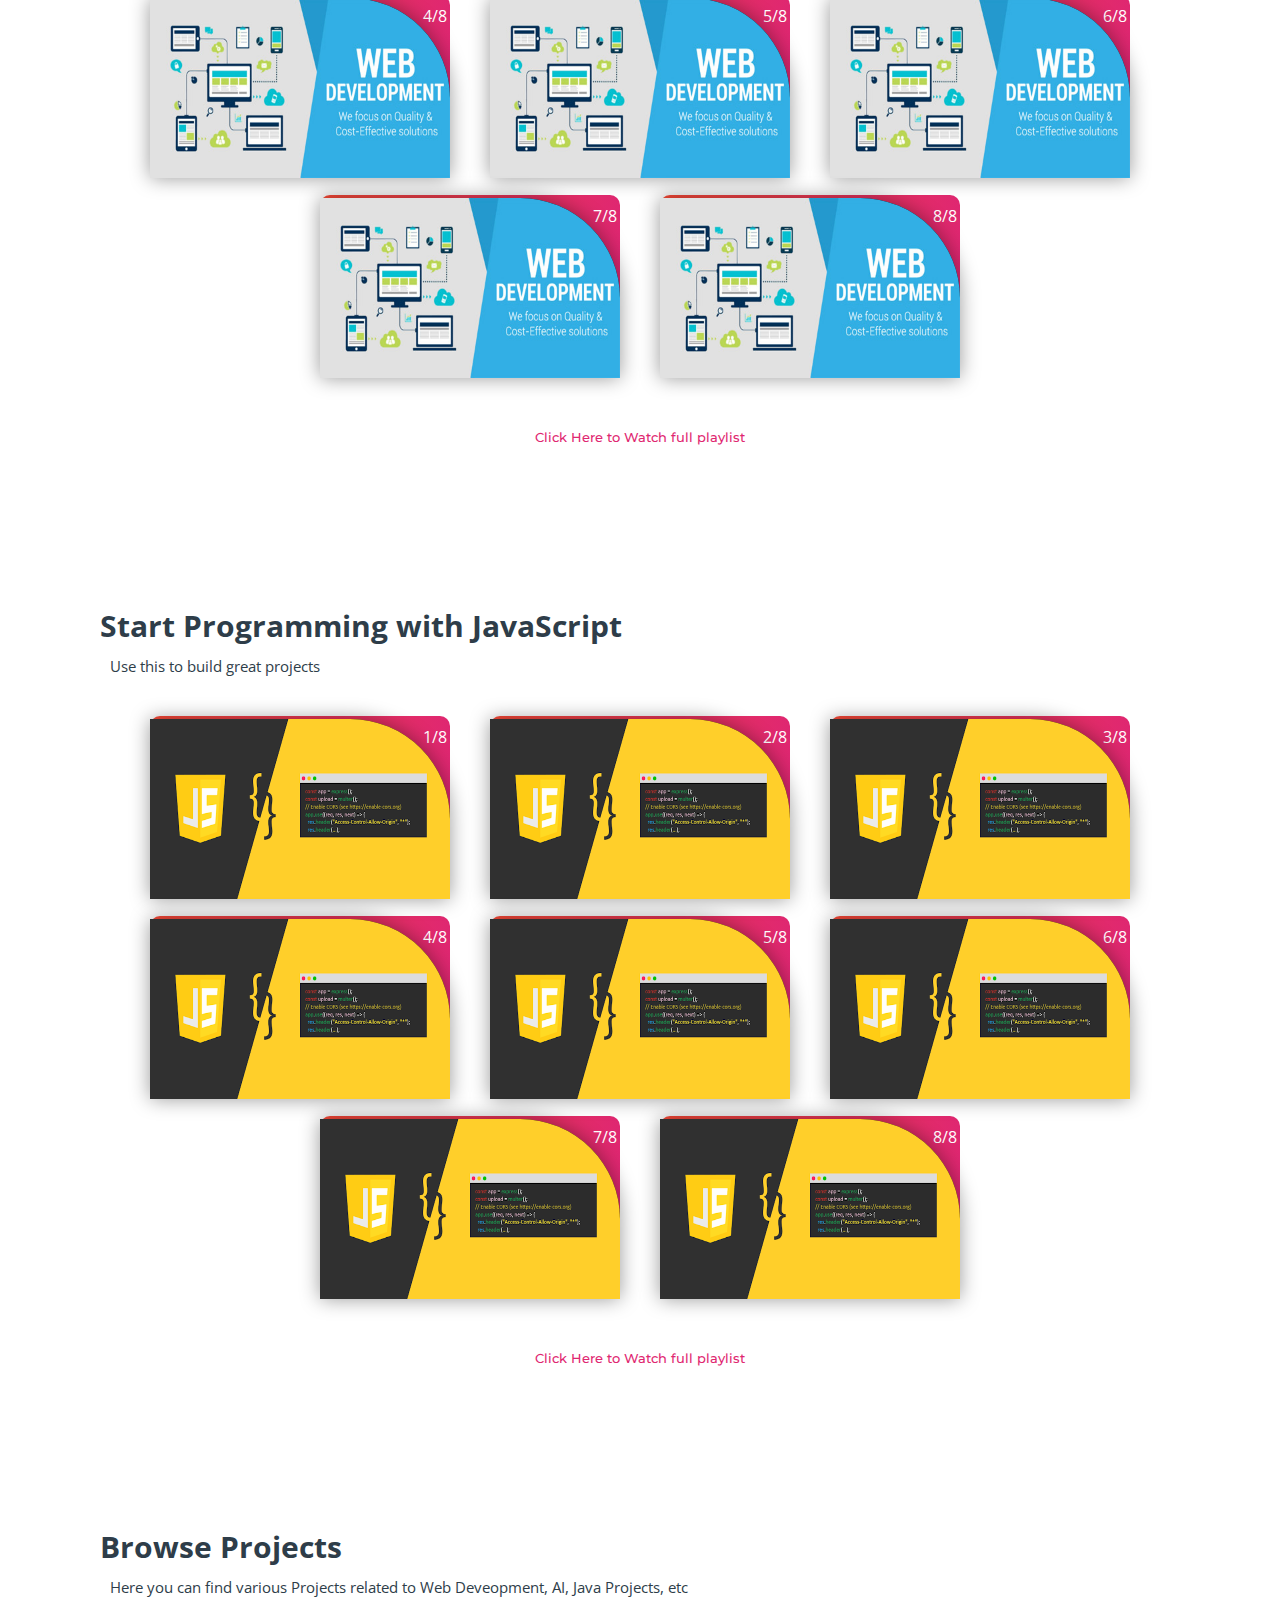
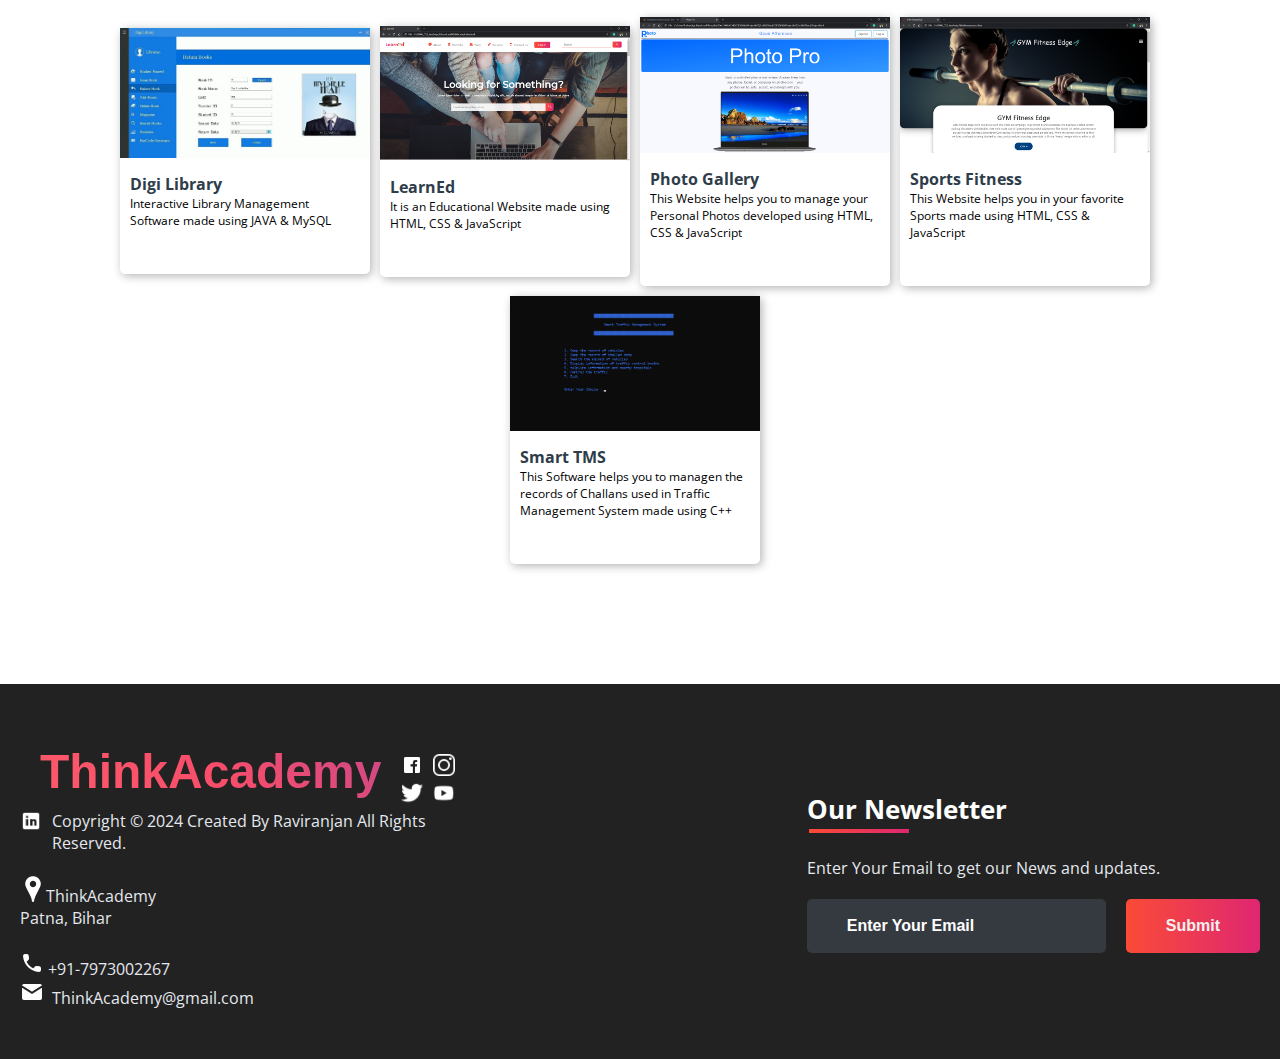
<file: subjects/computer_courses.html>
<!DOCTYPE html>
<html>

<head>
	<link rel="shortcut icon" type="ico" href="../images/icon/think.ico">
	<title>ThinkAcademy</title>
	<link rel="stylesheet" type="text/css" href="subjects.css">
	<script type="text/javascript" src="../script.js"></script>
</head>

<body>

	<!-- NAVIGATION -->
	<header>
		<div class="nav" id="nav">
			<div id="logo">
				<a href="../index.html"><span id="title">ThinkAcademy</span></a>
			</div>
			<div class="switch-tab" id="switch-tab" onclick="switchTAB()"><img src="../images/icon/menu.png"></div>
			<ul id="list-switch">
				<li><a href="jee.html"><img src="../images/courses/d1.png" class="icon">JEE</a></li>
				<li><a href="gate.html"><img src="../images/courses/paper.png" class="icon">GATE</a></li>
				<li><a href="#"><img src="../images/courses/computer.png" class="icon">Computer Courses</a></li>
				<li><a href="#data"><img src="../images/courses/data.png" class="icon">Data Structures</a></li>
				<li><a href="#algo"><img src="../images/courses/algo.png" class="icon">Algorithm</a></li>
				<li><a href="#projects"><img src="../images/courses/projects.png" class="icon">Projects</a></li>
			</ul>
			<div class="search" id="search-switch">
				<input type="search" placeholder="Search" class="srch"><button id="srchbtn"><img
						src="../images/icon/search.png"></button>
			</div>
		</div>
	</header>


	<!-- MAIN Heading of Page -->
	<div class="title">
		<span>Computer Science Courses<br>on ThinkAcademy</span>
		<div class="shortdesc">
			<p>Learn programming languages and concepts to prepare for a career in<br>hardware or software development
			</p>
		</div>
	</div>


	<!-- Some KeyWords related to Topic -->
	<div class="course">
		<div class="cbox">
			<div class="det"><a href="#java">Java</a></div>
			<div class="det"><a href="https://developer.android.com/">Android Development</a></div>
			<div class="det"><a href="https://docs.oracle.com/javafx/2/get_started/fxml_tutorial.htm">FXML</a></div>
			<div class="det"><a href="#c++">C++</a></div>
			<div class="det"><a href="https://www.geeksforgeeks.org/introduction-of-compiler-design/">Compiler
					Designing</a></div>
			<div class="det"><a href="https://www.coursera.org/specializations/game-design-and-development">Game
					Development</a></div>
			<div class="det"><a href="#algo">Algorithm</a></div>
		</div>
		<div class="cbox">
			<div class="det"><a href="#python">Python</a></div>
			<div class="det"><a href="https://www.coursera.org/learn/machine-learning">Machine Learning</a></div>
			<div class="det"><a href="https://en.wikipedia.org/wiki/Artificial_intelligence">Artificial Intelligence</a>
			</div>
			<div class="det"><a href="https://en.wikipedia.org/wiki/Network">Networking</a></div>
			<div class="det"><a
					href="https://www.kaspersky.co.in/resource-center/definitions/what-is-cyber-security">Cyber
					Security</a></div>
			<div class="det"><a href="https://www.eccouncil.org/ethical-hacking/">Ethical Hacking</a></div>
			<div class="det"><a href="#data">Data Structures</a></div>
		</div>
		<div class="cbox">
			<div class="det"><a href="#html_css">HTML and CSS</a></div>
			<div class="det"><a href="https://www.udacity.com/course/full-stack-web-developer-nanodegree--nd0044">Full
					Stack Web Development</a></div>
			<div class="det"><a
					href="https://uxplanet.org/what-is-ui-vs-ux-design-and-the-difference-d9113f6612de?gi=6d9d13f4cc95">UI
					Designing</a></div>
			<div class="det"><a href="https://www.adobe.com/in/products/xd.html">Adobe XD</a></div>
			<div class="det"><a href="https://www.sciencedirect.com/topics/computer-science/hardware-design">Hardware
					Designing</a></div>
			<div class="det"><a href="#javascript">JavaScript</a></div>
			<div class="det"><a href="#html_css">Bootstrap</a></div>
		</div>
	</div>


	<!-- Courses Available -->
	<div class="inbt">
		Accelerate your career with Computer Science programs
	</div>

	<div class="ccard">
		<center>
			<div class="ccardbox">
				<div class="dcard">
					<div class="fpart"><img src="../images/courses/java-course.jpg"></div>
					<a href="#java">
						<div class="spart">2 Courses <img src="../images/icon/dropdown.png"></div>
					</a>
				</div>
				<div class="dcard">
					<div class="fpart"><img src="../images/courses/python-course.png"></div>
					<a href="#python">
						<div class="spart">5 Courses <img src="../images/icon/dropdown.png"></div>
					</a>
				</div>
				<div class="dcard">
					<div class="fpart"><img src="../images/courses/c-course.jpg"></div>
					<a href="#c++">
						<div class="spart">3 Courses <img src="../images/icon/dropdown.png"></div>
					</a>
				</div>
			</div>
			<div class="ccardbox">
				<div class="dcard">
					<div class="fpart"><img src="../images/courses/web-course.jpg"></div>
					<a href="#html_css">
						<div class="spart">6 Courses <img src="../images/icon/dropdown.png"></div>
					</a>
				</div>
				<div class="dcard">
					<div class="fpart"><img src="../images/courses/data-course.jpg"></div>
					<a href="#data">
						<div class="spart">2 Courses <img src="../images/icon/dropdown.png"></div>
					</a>
				</div>
				<div class="dcard">
					<div class="fpart"><img src="../images/courses/algo-course.jpg"></div>
					<a href="#algo">
						<div class="spart">1 Courses <img src="../images/icon/dropdown.png"></div>
					</a>
				</div>
			</div>
		</center>
	</div>


	<!-- Videos on JAVA Lectures -->
	<div class="title2" id="java">
		<span>Start Programming with Java</span>
		<div class="shortdesc2">
			<p>Practice and Practice to become a good Java programmer</p>
		</div>
	</div>

	<center>
		<div class="ccardbox2">
			<div class="dcard2"><span class="tag">1/8</span>
				<div class="fpart2">
					<img src="../images/courses/java-course.jpg">
					<iframe src="https://www.youtube.com/embed/IsLyduxZ9sc" frameborder="0"
						allow="accelerometer; autoplay; encrypted-media; gyroscope; picture-in-picture"
						allowfullscreen></iframe>
				</div>
			</div>
			<div class="dcard2"><span class="tag">2/8</span>
				<div class="fpart2">
					<img src="../images/courses/java-course.jpg">
					<iframe src="https://www.youtube.com/embed/U_vuESBFEpE" frameborder="0"
						allow="accelerometer; autoplay; encrypted-media; gyroscope; picture-in-picture"
						allowfullscreen></iframe>
				</div>
			</div>
			<div class="dcard2"><span class="tag">3/8</span>
				<div class="fpart2">
					<img src="../images/courses/java-course.jpg">
					<iframe src="https://www.youtube.com/embed/7i8vbPA37y0" frameborder="0"
						allow="accelerometer; autoplay; encrypted-media; gyroscope; picture-in-picture"
						allowfullscreen></iframe>
				</div>
			</div>
			<div class="dcard2"><span class="tag">4/8</span>
				<div class="fpart2">
					<img src="../images/courses/java-course.jpg">
					<iframe src="https://www.youtube.com/embed/FB47F-QIk3k" frameborder="0"
						allow="accelerometer; autoplay; encrypted-media; gyroscope; picture-in-picture"
						allowfullscreen></iframe>
				</div>
			</div>
			<div class="dcard2"><span class="tag">5/8</span>
				<div class="fpart2">
					<img src="../images/courses/java-course.jpg">
					<iframe src="https://www.youtube.com/embed/8qyVcHJ1Et4" frameborder="0"
						allow="accelerometer; autoplay; encrypted-media; gyroscope; picture-in-picture"
						allowfullscreen></iframe>
				</div>
			</div>
			<div class="dcard2"><span class="tag">6/8</span>
				<div class="fpart2">
					<img src="../images/courses/java-course.jpg">
					<iframe src="https://www.youtube.com/embed/N53Vf8HGd-0" frameborder="0"
						allow="accelerometer; autoplay; encrypted-media; gyroscope; picture-in-picture"
						allowfullscreen></iframe>
				</div>
			</div>
			<div class="dcard2"><span class="tag">7/8</span>
				<div class="fpart2">
					<img src="../images/courses/java-course.jpg">
					<iframe src="https://www.youtube.com/embed/slz2Vc904Qg" frameborder="0"
						allow="accelerometer; autoplay; encrypted-media; gyroscope; picture-in-picture"
						allowfullscreen></iframe>
				</div>
			</div>
			<div class="dcard2"><span class="tag">8/8</span>
				<div class="fpart2">
					<img src="../images/courses/java-course.jpg">
					<iframe src="https://www.youtube.com/embed/Q0NVRQP1Z5g" frameborder="0"
						allow="accelerometer; autoplay; encrypted-media; gyroscope; picture-in-picture"
						allowfullscreen></iframe>
				</div>
			</div>
		</div>
	</center>
	<br><br>
	<div class="click-me">
		<a href="https://www.youtube.com/watch?v=IsLyduxZ9sc&list=PLX9Zi6XTqOKQ7TdRz0QynGIKuMV9Q2H8E"
			target="_blank">Click Here to Watch full playlist</a>
	</div>

	<!-- Videos on C++ Lectures -->

	<div class="title2" id="c++">
		<span>Start Programming with C++</span>
		<div class="shortdesc2">
			<p>Practice and Practice to become a good C++ programmer</p>
		</div>
	</div>
	<center>
		<div class="ccardbox2">
			<div class="dcard2"><span class="tag">1/8</span>
				<div class="fpart2"><img src="../images/courses/c-course.jpg">
					<iframe src="https://www.youtube.com/embed/Iuo9PpGE04Y" frameborder="0"
						allow="accelerometer; autoplay; encrypted-media; gyroscope; picture-in-picture"
						allowfullscreen></iframe>
				</div>
			</div>
			<div class="dcard2"><span class="tag">2/8</span>
				<div class="fpart2"><img src="../images/courses/c-course.jpg">
					<iframe src="https://www.youtube.com/embed/52dHKRD7cdg" frameborder="0"
						allow="accelerometer; autoplay; encrypted-media; gyroscope; picture-in-picture"
						allowfullscreen></iframe>
				</div>
			</div>
			<div class="dcard2"><span class="tag">3/8</span>
				<div class="fpart2"><img src="../images/courses/c-course.jpg">
					<iframe src="https://www.youtube.com/embed/Iuo9PpGE04Y" frameborder="0"
						allow="accelerometer; autoplay; encrypted-media; gyroscope; picture-in-picture"
						allowfullscreen></iframe>
				</div>
			</div>
			<div class="dcard2"><span class="tag">4/8</span>
				<div class="fpart2"><img src="../images/courses/c-course.jpg">
					<iframe src="https://www.youtube.com/embed/Iuo9PpGE04Y" frameborder="0"
						allow="accelerometer; autoplay; encrypted-media; gyroscope; picture-in-picture"
						allowfullscreen></iframe>
				</div>
			</div>

			<div class="dcard2"><span class="tag">5/8</span>
				<div class="fpart2"><img src="../images/courses/c-course.jpg">
					<iframe src="https://www.youtube.com/embed/Iuo9PpGE04Y" frameborder="0"
						allow="accelerometer; autoplay; encrypted-media; gyroscope; picture-in-picture"
						allowfullscreen></iframe>
				</div>
			</div>
			<div class="dcard2"><span class="tag">6/8</span>
				<div class="fpart2"><img src="../images/courses/c-course.jpg">
					<iframe src="https://www.youtube.com/embed/Iuo9PpGE04Y" frameborder="0"
						allow="accelerometer; autoplay; encrypted-media; gyroscope; picture-in-picture"
						allowfullscreen></iframe>
				</div>
			</div>
			<div class="dcard2"><span class="tag">7/8</span>
				<div class="fpart2"><img src="../images/courses/c-course.jpg">
					<iframe src="https://www.youtube.com/embed/Iuo9PpGE04Y" frameborder="0"
						allow="accelerometer; autoplay; encrypted-media; gyroscope; picture-in-picture"
						allowfullscreen></iframe>
				</div>
			</div>
			<div class="dcard2"><span class="tag">8/8</span>
				<div class="fpart2"><img src="../images/courses/c-course.jpg">
					<iframe src="https://www.youtube.com/embed/Iuo9PpGE04Y" frameborder="0"
						allow="accelerometer; autoplay; encrypted-media; gyroscope; picture-in-picture"
						allowfullscreen></iframe>
				</div>
			</div>
		</div>
	</center>
	<br><br>
	<div class="click-me">
		<a href="https://www.youtube.com/watch?v=Iuo9PpGE04Y&feature=youtu.be" target="_blank">Click Here to Watch full
			playlist</a>
	</div>

	<!-- Videos on PYTHON Lectures -->

	<div class="title2" id="python">
		<span>Start Programming with Python</span>
		<div class="shortdesc2">
			<p>Practice and Practice to become a good Python programmer</p>
		</div>
	</div>
	<center>
		<div class="ccardbox2">
			<div class="dcard2"><span class="tag">1/8</span>
				<div class="fpart2"><img src="../images/courses/python-course.png">
					<iframe src="https://www.youtube.com/embed/QXeEoD0pB3E" frameborder="0"
						allow="accelerometer; autoplay; encrypted-media; gyroscope; picture-in-picture"
						allowfullscreen></iframe>
				</div>
			</div>
			<div class="dcard2"><span class="tag">2/8</span>
				<div class="fpart2"><img src="../images/courses/python-course.png">
					<iframe src="https://www.youtube.com/embed/QXeEoD0pB3E" frameborder="0"
						allow="accelerometer; autoplay; encrypted-media; gyroscope; picture-in-picture"
						allowfullscreen></iframe>
				</div>
			</div>
			<div class="dcard2"><span class="tag">3/8</span>
				<div class="fpart2"><img src="../images/courses/python-course.png">
					<iframe src="https://www.youtube.com/embed/QXeEoD0pB3E" frameborder="0"
						allow="accelerometer; autoplay; encrypted-media; gyroscope; picture-in-picture"
						allowfullscreen></iframe>
				</div>
			</div>
			<div class="dcard2"><span class="tag">4/8</span>
				<div class="fpart2"><img src="../images/courses/python-course.png">
					<iframe src="https://www.youtube.com/embed/QXeEoD0pB3E" frameborder="0"
						allow="accelerometer; autoplay; encrypted-media; gyroscope; picture-in-picture"
						allowfullscreen></iframe>
				</div>
			</div>

			<div class="dcard2"><span class="tag">5/8</span>
				<div class="fpart2"><img src="../images/courses/python-course.png">
					<iframe src="https://www.youtube.com/embed/QXeEoD0pB3E" frameborder="0"
						allow="accelerometer; autoplay; encrypted-media; gyroscope; picture-in-picture"
						allowfullscreen></iframe>
				</div>
			</div>
			<div class="dcard2"><span class="tag">6/8</span>
				<div class="fpart2"><img src="../images/courses/python-course.png">
					<iframe src="https://www.youtube.com/embed/QXeEoD0pB3E" frameborder="0"
						allow="accelerometer; autoplay; encrypted-media; gyroscope; picture-in-picture"
						allowfullscreen></iframe>
				</div>
			</div>
			<div class="dcard2"><span class="tag">7/8</span>
				<div class="fpart2"><img src="../images/courses/python-course.png">
					<iframe src="https://www.youtube.com/embed/QXeEoD0pB3E" frameborder="0"
						allow="accelerometer; autoplay; encrypted-media; gyroscope; picture-in-picture"
						allowfullscreen></iframe>
				</div>
			</div>
			<div class="dcard2"><span class="tag">8/8</span>
				<div class="fpart2"><img src="../images/courses/python-course.png">
					<iframe src="https://www.youtube.com/embed/QXeEoD0pB3E" frameborder="0"
						allow="accelerometer; autoplay; encrypted-media; gyroscope; picture-in-picture"
						allowfullscreen></iframe>
				</div>
			</div>
		</div>
	</center>

	<br><br>
	<div class="click-me">
		<a href="https://youtu.be/QXeEoD0pB3E" target="_blank">Click Here to Watch full playlist</a>
	</div>
	<!-- Videos on DATA STRUCTURES Lectures -->

	<div class="title2" id="data">
		<span>Data Structures</span>
		<div class="shortdesc2">
			<p>Make your data structures concepts strong...</p>
		</div>
	</div>
	<center>
		<div class="ccardbox2">
			<div class="dcard2"><span class="tag">1/8</span>
				<div class="fpart2"><img src="../images/courses/data-course.jpg">
					<iframe src="https://www.youtube.com/embed/Db9ZYbJONHc" frameborder="0"
						allow="accelerometer; autoplay; encrypted-media; gyroscope; picture-in-picture"
						allowfullscreen></iframe>
				</div>
			</div>
			<div class="dcard2"><span class="tag">2/8</span>
				<div class="fpart2"><img src="../images/courses/data-course.jpg">
					<iframe src="https://www.youtube.com/embed/Db9ZYbJONHc" frameborder="0"
						allow="accelerometer; autoplay; encrypted-media; gyroscope; picture-in-picture"
						allowfullscreen></iframe>
				</div>
			</div>
			<div class="dcard2"><span class="tag">3/8</span>
				<div class="fpart2"><img src="../images/courses/data-course.jpg">
					<iframe src="https://www.youtube.com/embed/Db9ZYbJONHc" frameborder="0"
						allow="accelerometer; autoplay; encrypted-media; gyroscope; picture-in-picture"
						allowfullscreen></iframe>
				</div>
			</div>
			<div class="dcard2"><span class="tag">4/8</span>
				<div class="fpart2"><img src="../images/courses/data-course.jpg">
					<iframe src="https://www.youtube.com/embed/Db9ZYbJONHc" frameborder="0"
						allow="accelerometer; autoplay; encrypted-media; gyroscope; picture-in-picture"
						allowfullscreen></iframe>
				</div>
			</div>

			<div class="dcard2"><span class="tag">5/8</span>
				<div class="fpart2"><img src="../images/courses/data-course.jpg">
					<iframe src="https://www.youtube.com/embed/Db9ZYbJONHc" frameborder="0"
						allow="accelerometer; autoplay; encrypted-media; gyroscope; picture-in-picture"
						allowfullscreen></iframe>
				</div>
			</div>
			<div class="dcard2"><span class="tag">6/8</span>
				<div class="fpart2"><img src="../images/courses/data-course.jpg">
					<iframe src="https://www.youtube.com/embed/Db9ZYbJONHc" frameborder="0"
						allow="accelerometer; autoplay; encrypted-media; gyroscope; picture-in-picture"
						allowfullscreen></iframe>
				</div>
			</div>
			<div class="dcard2"><span class="tag">7/8</span>
				<div class="fpart2"><img src="../images/courses/data-course.jpg">
					<iframe src="https://www.youtube.com/embed/Db9ZYbJONHc" frameborder="0"
						allow="accelerometer; autoplay; encrypted-media; gyroscope; picture-in-picture"
						allowfullscreen></iframe>
				</div>
			</div>
			<div class="dcard2"><span class="tag">8/8</span>
				<div class="fpart2"><img src="../images/courses/data-course.jpg">
					<iframe src="https://www.youtube.com/embed/Db9ZYbJONHc" frameborder="0"
						allow="accelerometer; autoplay; encrypted-media; gyroscope; picture-in-picture"
						allowfullscreen></iframe>
				</div>
			</div>
		</div>
	</center>
	<br><br>
	<div class="click-me">
		<a href="https://www.youtube.com/watch?v=Db9ZYbJONHc" target="_blank">Click Here to Watch full playlist</a>
	</div>

	<!-- Videos on ALGORITHM Lectures -->

	<div class="title2" id="algo">
		<span>Algorithm</span>
		<div class="shortdesc2">
			<p>Make your algorithm concepts clear...</p>
		</div>
	</div>
	<center>
		<div class="ccardbox2">
			<div class="dcard2"><span class="tag">1/8</span>
				<div class="fpart2"><img src="../images/courses/algo-course.jpg">
					<iframe src="https://www.youtube.com/embed/0IAPZzGSbME" frameborder="0"
						allow="accelerometer; autoplay; encrypted-media; gyroscope; picture-in-picture"
						allowfullscreen></iframe>
				</div>
			</div>
			<div class="dcard2"><span class="tag">2/8</span>
				<div class="fpart2"><img src="../images/courses/algo-course.jpg">
					<iframe src="https://www.youtube.com/embed/0IAPZzGSbME" frameborder="0"
						allow="accelerometer; autoplay; encrypted-media; gyroscope; picture-in-picture"
						allowfullscreen></iframe>
				</div>
			</div>
			<div class="dcard2"><span class="tag">3/8</span>
				<div class="fpart2"><img src="../images/courses/algo-course.jpg">
					<iframe src="https://www.youtube.com/embed/0IAPZzGSbME" frameborder="0"
						allow="accelerometer; autoplay; encrypted-media; gyroscope; picture-in-picture"
						allowfullscreen></iframe>
				</div>
			</div>
			<div class="dcard2"><span class="tag">4/8</span>
				<div class="fpart2"><img src="../images/courses/algo-course.jpg">
					<iframe src="https://www.youtube.com/embed/0IAPZzGSbME" frameborder="0"
						allow="accelerometer; autoplay; encrypted-media; gyroscope; picture-in-picture"
						allowfullscreen></iframe>
				</div>
			</div>

			<div class="dcard2"><span class="tag">5/8</span>
				<div class="fpart2"><img src="../images/courses/algo-course.jpg">
					<iframe src="https://www.youtube.com/embed/0IAPZzGSbME" frameborder="0"
						allow="accelerometer; autoplay; encrypted-media; gyroscope; picture-in-picture"
						allowfullscreen></iframe>
				</div>
			</div>
			<div class="dcard2"><span class="tag">6/8</span>
				<div class="fpart2"><img src="../images/courses/algo-course.jpg">
					<iframe src="https://www.youtube.com/embed/0IAPZzGSbME" frameborder="0"
						allow="accelerometer; autoplay; encrypted-media; gyroscope; picture-in-picture"
						allowfullscreen></iframe>
				</div>
			</div>
			<div class="dcard2"><span class="tag">7/8</span>
				<div class="fpart2"><img src="../images/courses/algo-course.jpg">
					<iframe src="https://www.youtube.com/embed/0IAPZzGSbME" frameborder="0"
						allow="accelerometer; autoplay; encrypted-media; gyroscope; picture-in-picture"
						allowfullscreen></iframe>
				</div>
			</div>
			<div class="dcard2"><span class="tag">8/8</span>
				<div class="fpart2"><img src="../images/courses/algo-course.jpg">
					<iframe src="https://www.youtube.com/embed/0IAPZzGSbME" frameborder="0"
						allow="accelerometer; autoplay; encrypted-media; gyroscope; picture-in-picture"
						allowfullscreen></iframe>
				</div>
			</div>
		</div>
	</center>
	<br><br>
	<div class="click-me">
		<a href="https://www.youtube.com/watch?v=0IAPZzGSbME" target="_blank">Click Here to Watch full playlist</a>
	</div>

	<!-- Videos on HTML and CSS Lectures -->

	<div class="title2" id="html_css">
		<span>Start Programming with HTML and CSS</span>
		<div class="shortdesc2">
			<p>Show your creativity and uniqueness</p>
		</div>
	</div>
	<center>
		<div class="ccardbox2">
			<div class="dcard2"><span class="tag">1/8</span>
				<div class="fpart2"><img src="../images/courses/web-course.jpg">
					<iframe src="https://www.youtube.com/embed/TKYsuU86-DQ" frameborder="0"
						allow="accelerometer; autoplay; encrypted-media; gyroscope; picture-in-picture"
						allowfullscreen></iframe>
				</div>
			</div>
			<div class="dcard2"><span class="tag">2/8</span>
				<div class="fpart2"><img src="../images/courses/web-course.jpg">
					<iframe src="https://www.youtube.com/embed/TKYsuU86-DQ" frameborder="0"
						allow="accelerometer; autoplay; encrypted-media; gyroscope; picture-in-picture"
						allowfullscreen></iframe>
				</div>
			</div>
			<div class="dcard2"><span class="tag">3/8</span>
				<div class="fpart2"><img src="../images/courses/web-course.jpg">
					<iframe src="https://www.youtube.com/embed/TKYsuU86-DQ" frameborder="0"
						allow="accelerometer; autoplay; encrypted-media; gyroscope; picture-in-picture"
						allowfullscreen></iframe>
				</div>
			</div>
			<div class="dcard2"><span class="tag">4/8</span>
				<div class="fpart2"><img src="../images/courses/web-course.jpg">
					<iframe src="https://www.youtube.com/embed/TKYsuU86-DQ" frameborder="0"
						allow="accelerometer; autoplay; encrypted-media; gyroscope; picture-in-picture"
						allowfullscreen></iframe>
				</div>
			</div>

			<div class="dcard2"><span class="tag">5/8</span>
				<div class="fpart2"><img src="../images/courses/web-course.jpg">
					<iframe src="https://www.youtube.com/embed/TKYsuU86-DQ" frameborder="0"
						allow="accelerometer; autoplay; encrypted-media; gyroscope; picture-in-picture"
						allowfullscreen></iframe>
				</div>
			</div>
			<div class="dcard2"><span class="tag">6/8</span>
				<div class="fpart2"><img src="../images/courses/web-course.jpg">
					<iframe src="https://www.youtube.com/embed/TKYsuU86-DQ" frameborder="0"
						allow="accelerometer; autoplay; encrypted-media; gyroscope; picture-in-picture"
						allowfullscreen></iframe>
				</div>
			</div>
			<div class="dcard2"><span class="tag">7/8</span>
				<div class="fpart2"><img src="../images/courses/web-course.jpg">
					<iframe src="https://www.youtube.com/embed/TKYsuU86-DQ" frameborder="0"
						allow="accelerometer; autoplay; encrypted-media; gyroscope; picture-in-picture"
						allowfullscreen></iframe>
				</div>
			</div>
			<div class="dcard2"><span class="tag">8/8</span>
				<div class="fpart2"><img src="../images/courses/web-course.jpg">
					<iframe src="https://www.youtube.com/embed/TKYsuU86-DQ" frameborder="0"
						allow="accelerometer; autoplay; encrypted-media; gyroscope; picture-in-picture"
						allowfullscreen></iframe>
				</div>
			</div>
		</div>
	</center>

	<br><br>
	<div class="click-me">
		<a href="https://www.youtube.com/watch?v=TKYsuU86-DQ" target="_blank">Click Here to Watch full playlist</a>
	</div>
	<!-- Videos on JAVASCRIPT Lectures -->

	<div class="title2" id="javascript">
		<span>Start Programming with JavaScript</span>
		<div class="shortdesc2">
			<p>Use this to build great projects</p>
		</div>
	</div>
	<center>
		<div class="ccardbox2">
			<div class="dcard2"><span class="tag">1/8</span>
				<div class="fpart2"><img src="../images/courses/javascript-course.jpg">
					<iframe src="https://www.youtube.com/embed/uDwSnnhl1Ng" frameborder="0"
						allow="accelerometer; autoplay; encrypted-media; gyroscope; picture-in-picture"
						allowfullscreen></iframe>
				</div>
			</div>
			<div class="dcard2"><span class="tag">2/8</span>
				<div class="fpart2"><img src="../images/courses/javascript-course.jpg">
					<iframe src="https://www.youtube.com/embed/uDwSnnhl1Ng" frameborder="0"
						allow="accelerometer; autoplay; encrypted-media; gyroscope; picture-in-picture"
						allowfullscreen></iframe>
				</div>
			</div>
			<div class="dcard2"><span class="tag">3/8</span>
				<div class="fpart2"><img src="../images/courses/javascript-course.jpg">
					<iframe src="https://www.youtube.com/embed/uDwSnnhl1Ng" frameborder="0"
						allow="accelerometer; autoplay; encrypted-media; gyroscope; picture-in-picture"
						allowfullscreen></iframe>
				</div>
			</div>
			<div class="dcard2"><span class="tag">4/8</span>
				<div class="fpart2"><img src="../images/courses/javascript-course.jpg">
					<iframe src="https://www.youtube.com/embed/uDwSnnhl1Ng" frameborder="0"
						allow="accelerometer; autoplay; encrypted-media; gyroscope; picture-in-picture"
						allowfullscreen></iframe>
				</div>
			</div>

			<div class="dcard2"><span class="tag">5/8</span>
				<div class="fpart2"><img src="../images/courses/javascript-course.jpg">
					<iframe src="https://www.youtube.com/embed/uDwSnnhl1Ng" frameborder="0"
						allow="accelerometer; autoplay; encrypted-media; gyroscope; picture-in-picture"
						allowfullscreen></iframe>
				</div>
			</div>
			<div class="dcard2"><span class="tag">6/8</span>
				<div class="fpart2"><img src="../images/courses/javascript-course.jpg">
					<iframe src="https://www.youtube.com/embed/uDwSnnhl1Ng" frameborder="0"
						allow="accelerometer; autoplay; encrypted-media; gyroscope; picture-in-picture"
						allowfullscreen></iframe>
				</div>
			</div>
			<div class="dcard2"><span class="tag">7/8</span>
				<div class="fpart2"><img src="../images/courses/javascript-course.jpg">
					<iframe src="https://www.youtube.com/embed/uDwSnnhl1Ng" frameborder="0"
						allow="accelerometer; autoplay; encrypted-media; gyroscope; picture-in-picture"
						allowfullscreen></iframe>
				</div>
			</div>
			<div class="dcard2"><span class="tag">8/8</span>
				<div class="fpart2"><img src="../images/courses/javascript-course.jpg">
					<iframe src="https://www.youtube.com/embed/uDwSnnhl1Ng" frameborder="0"
						allow="accelerometer; autoplay; encrypted-media; gyroscope; picture-in-picture"
						allowfullscreen></iframe>
				</div>
			</div>
		</div>
	</center>
	<br><br>
	<div class="click-me">
		<a href="https://www.youtube.com/watch?v=uDwSnnhl1Ng" target="_blank">Click Here to Watch full playlist</a>
	</div>

	<!-- PROJECTS -->
	<div class="title2" id="projects">
		<span>Browse Projects</span>
		<div class="shortdesc2">
			<p>Here you can find various Projects related to Web Deveopment, AI, Java Projects, etc</p>
		</div>
	</div>
	<div class="project-panel">
		<div class="project-card">
			<img src="../images/projects/p1.jpg">
			<div class="info">
				<h4>Digi Library</h4>
				<p>Interactive Library Management Software made using JAVA & MySQL</p>
				<div class="download"><a href="https://github.com/roshan9419" target="_blank">Download</a></div>
			</div>
		</div>
		<div class="project-card">
			<img src="../images/projects/p2.jpg">
			<div class="info">
				<h4>LearnEd</h4>
				<p>It is an Educational Website made using HTML, CSS & JavaScript</p>
				<div class="download"><a href="https://github.com/roshan9419" target="_blank">Download</a></div>
			</div>
		</div>
		<div class="project-card">
			<img src="../images/projects/p3.jpg">
			<div class="info">
				<h4>Photo Gallery</h4>
				<p>This Website helps you to manage your Personal Photos developed using HTML, CSS & JavaScript</p>
				<div class="download"><a href="https://github.com/roshan9419" target="_blank">Download</a></div>
			</div>
		</div>
		<div class="project-card">
			<img src="../images/projects/p4.jpg">
			<div class="info">
				<h4>Sports Fitness</h4>
				<p>This Website helps you in your favorite Sports made using HTML, CSS & JavaScript</p>
				<div class="download"><a href="https://github.com/roshan9419" target="_blank">Download</a></div>
			</div>
		</div>
		<div class="project-card">
			<img src="../images/projects/p5.jpg">
			<div class="info">
				<h4>Smart TMS</h4>
				<p>This Software helps you to managen the records of Challans used in Traffic Management System made
					using C++</p>
				<div class="download"><a href="https://github.com/roshan9419/smart_traffic" target="_blank">Download</a>
				</div>
			</div>
		</div>

	</div>

	<br><br><br><br><br>

	<!-- FOOTER -->
	<footer>
		<div class="footer-container">
			<div class="left-col">
				<div id="logo">
					<a href="../index.html"><span id="title">ThinkAcademy</span></a>
				</div>
				<div class="social-media">
					<a href="#"><img src="../images/icon\fb.png"></a>
					<a href="#"><img src="../images/icon\insta.png"></a>
					<a href="#"><img src="../images/icon\tt.png"></a>
					<a href="#"><img src="../images/icon\ytube.png"></a>
					<a href="#"><img src="../images/icon\linkedin.png"></a>
				</div><br><br>
				<p class="rights-text">Copyright © 2024 Created By Raviranjan All Rights Reserved.</p>
				<br>
				<p><img src="../images/icon/location.png">ThinkAcademy<br>Patna, Bihar</p>
				<br>
				<p><img src="../images/icon/phone.png"> +91-7973002267<br><img src="../images/icon/mail.png">&nbsp;
					ThinkAcademy@gmail.com</p>
			</div>
			<div class="right-col">
				<h1 style="color: #fff">Our Newsletter</h1>
				<div class="border"></div><br>
				<p>Enter Your Email to get our News and updates.</p>
				<form class="newsletter-form">
					<input class="txtb" type="email" placeholder="Enter Your Email">
					<input class="btn" type="submit" value="Submit">
				</form>
			</div>
		</div>
	</footer>

</body>

</html>
</file>
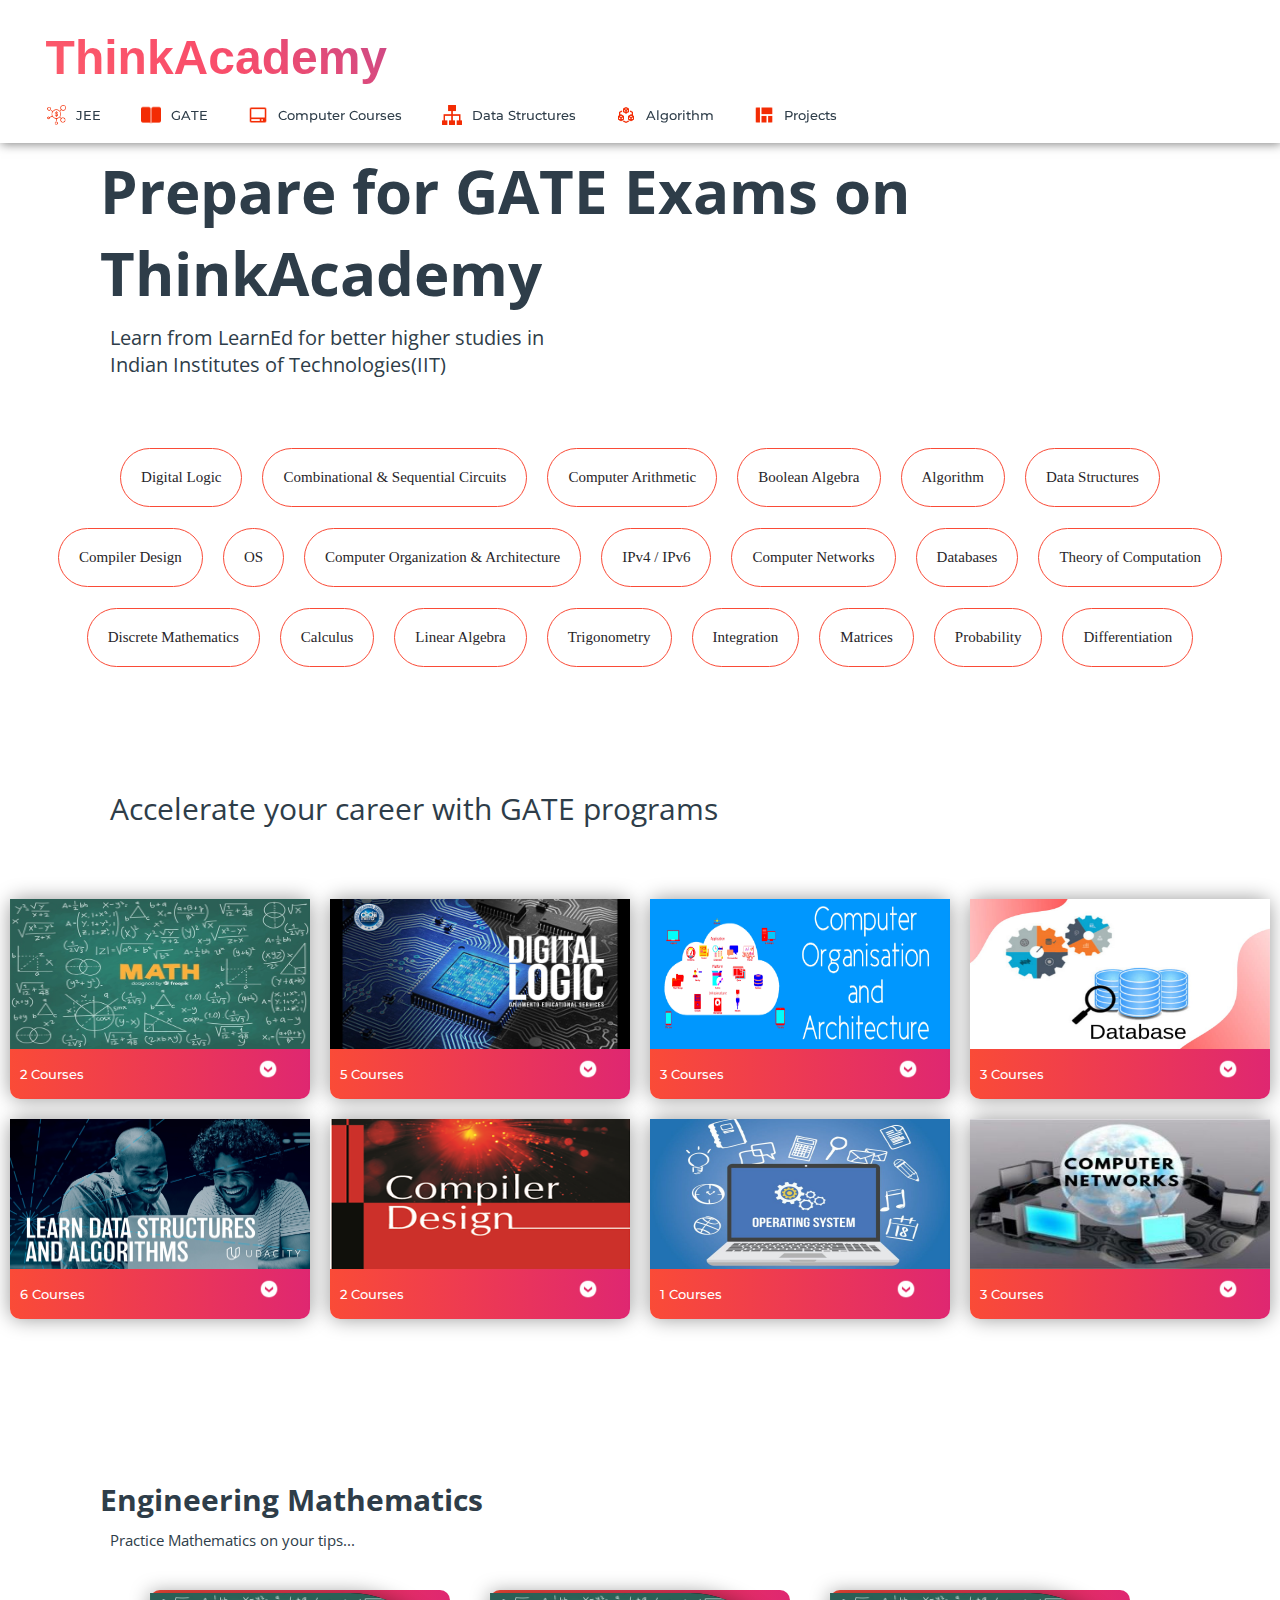
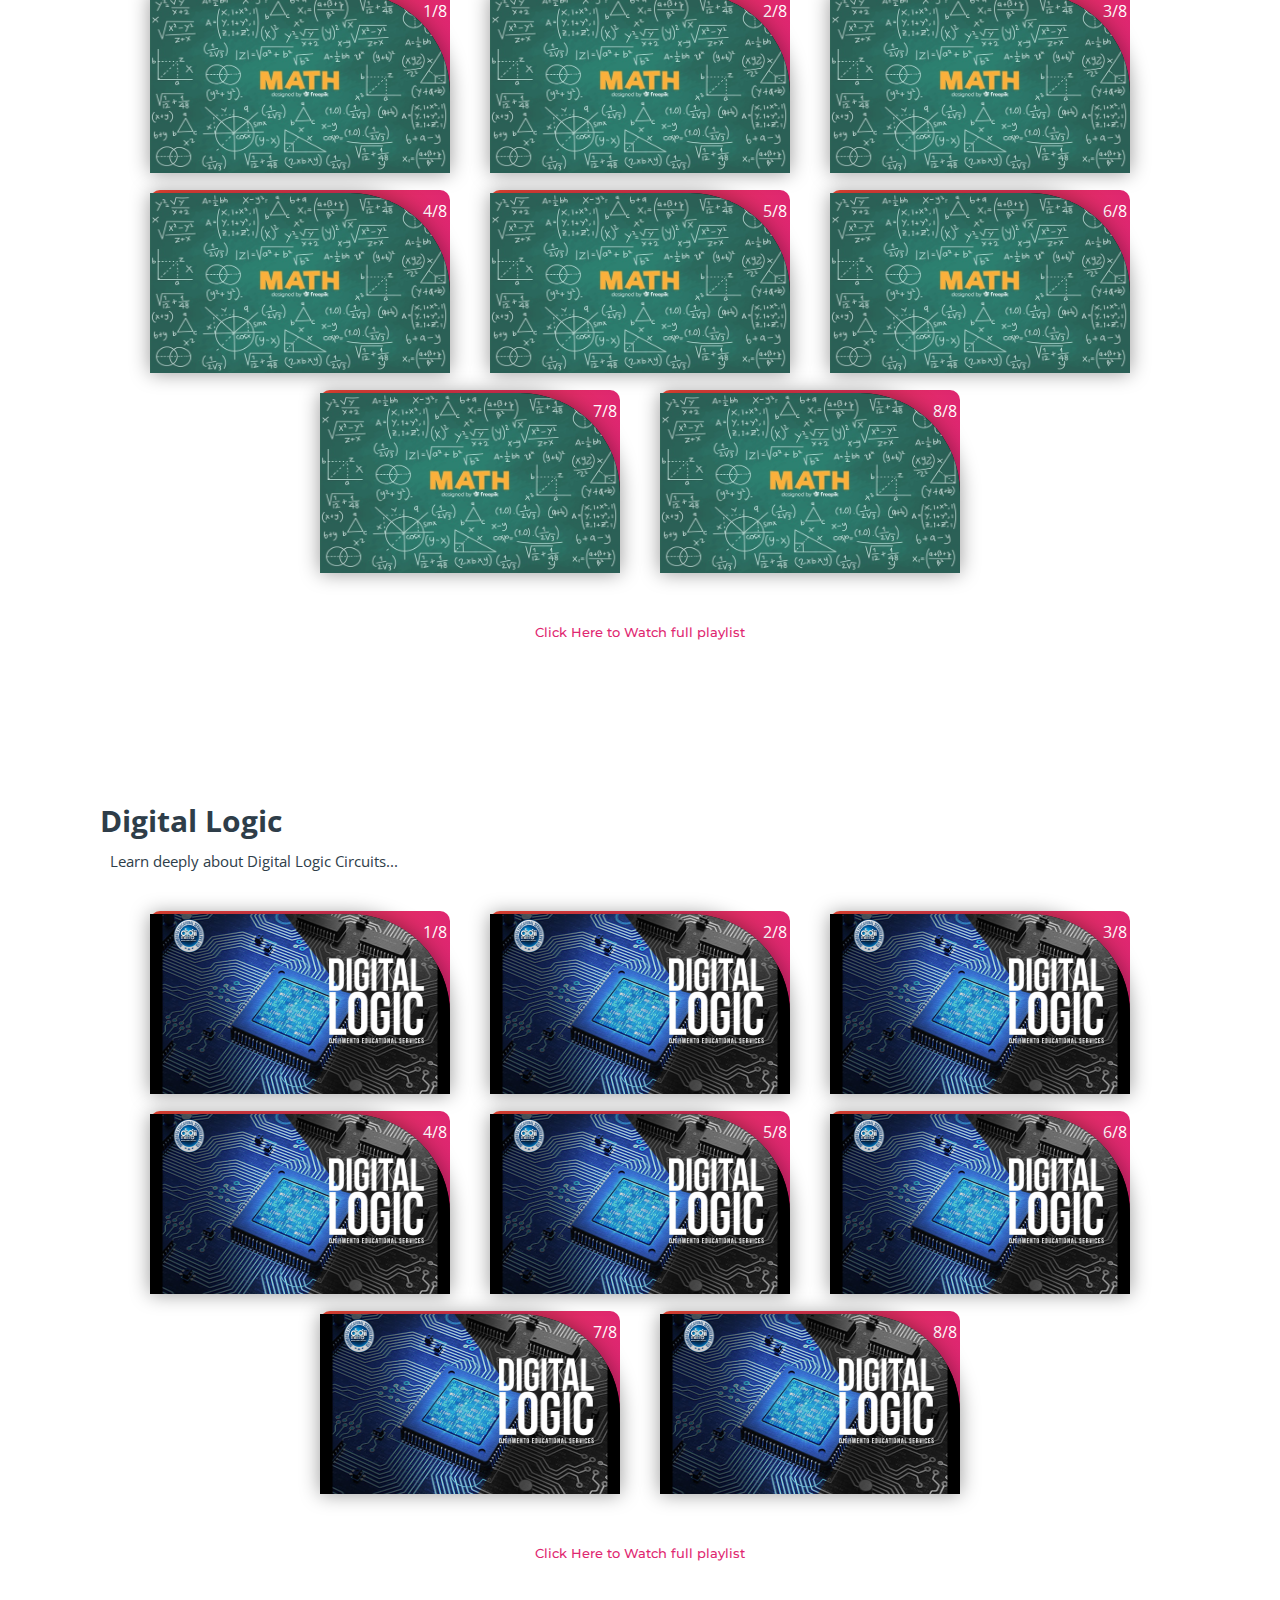
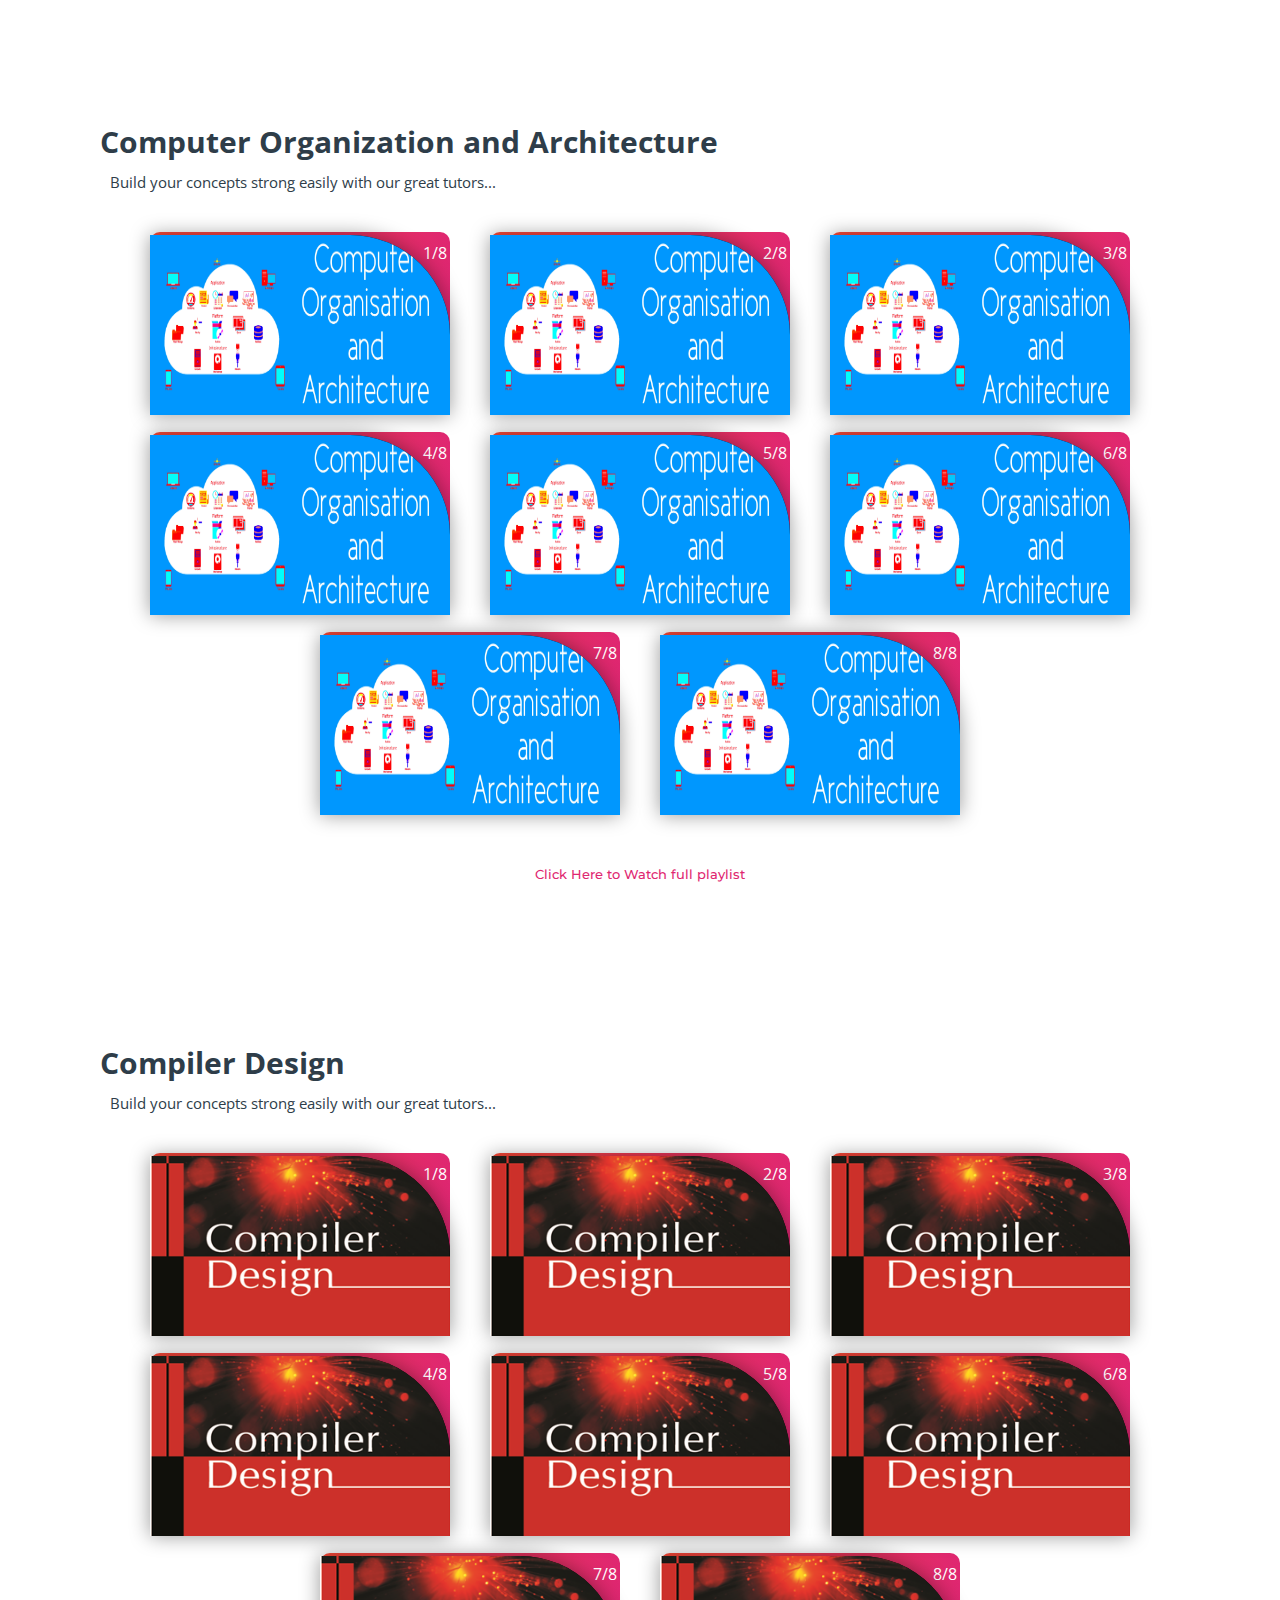
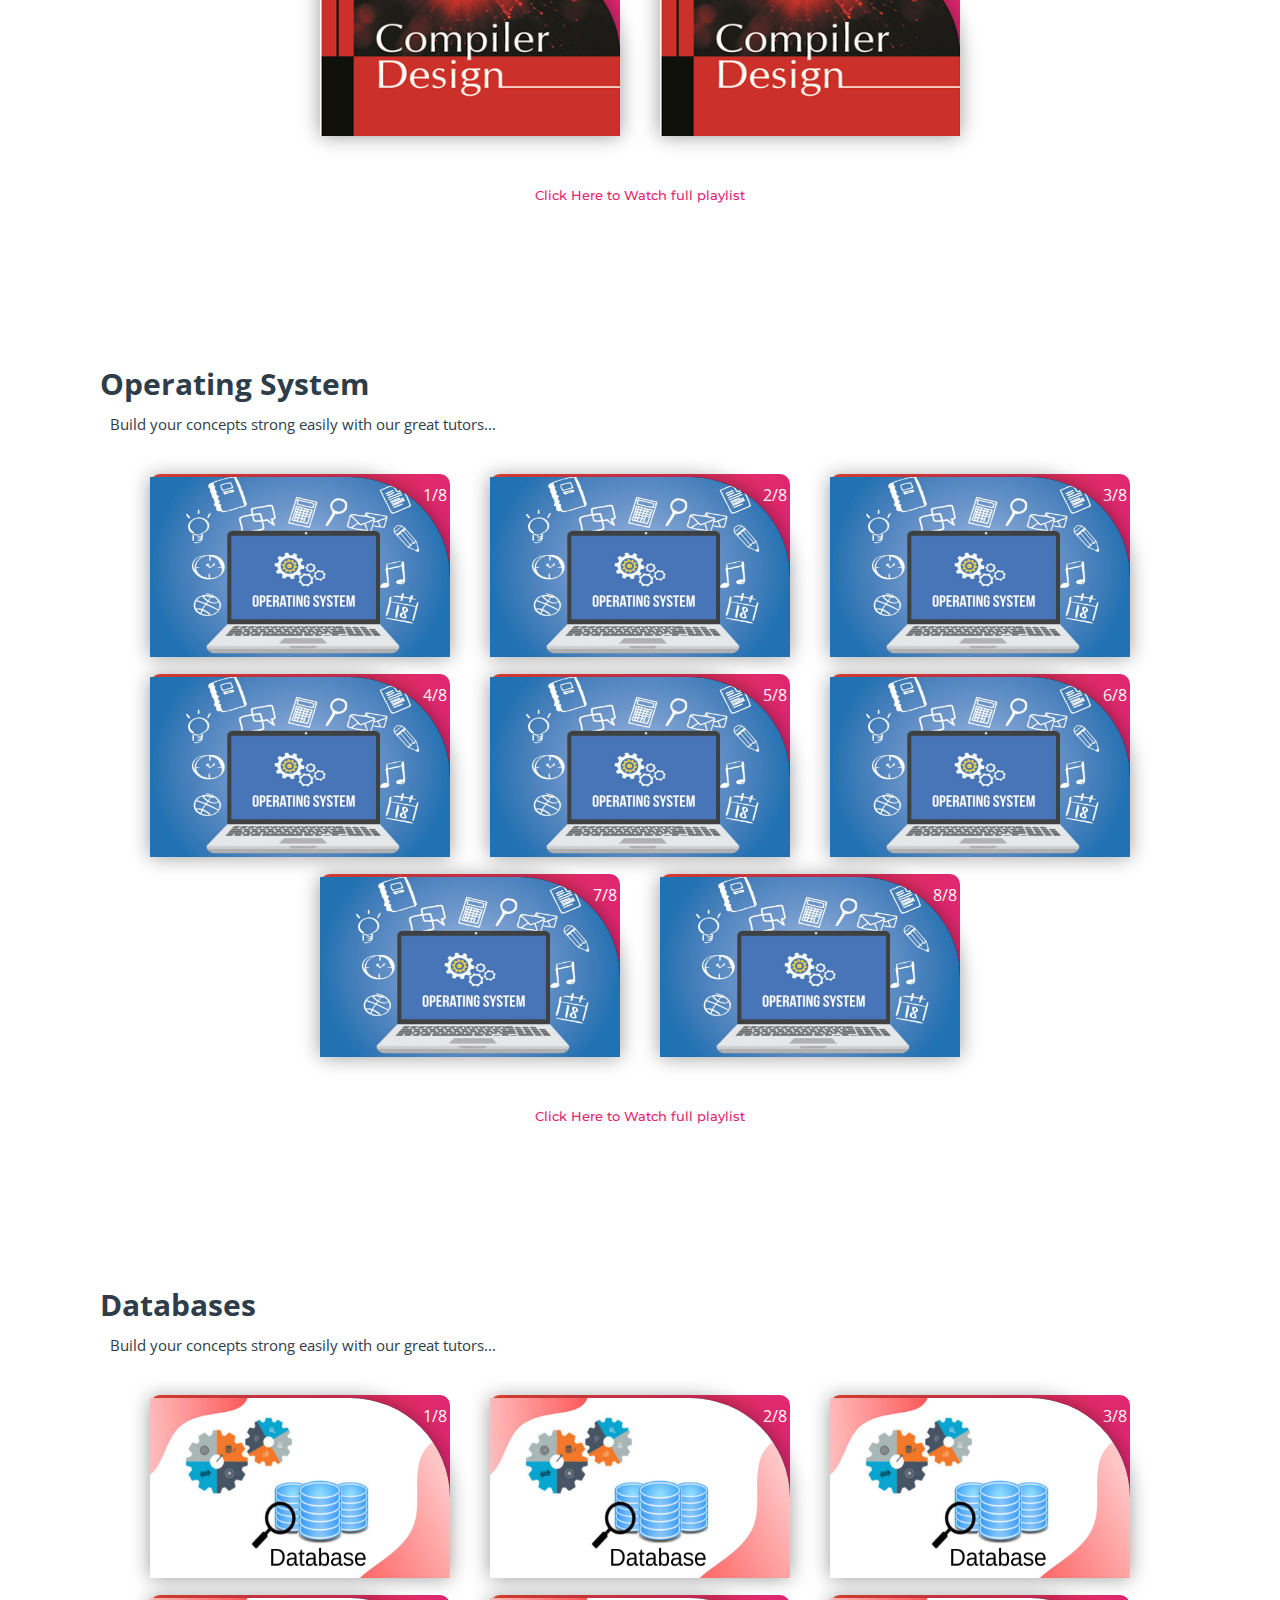
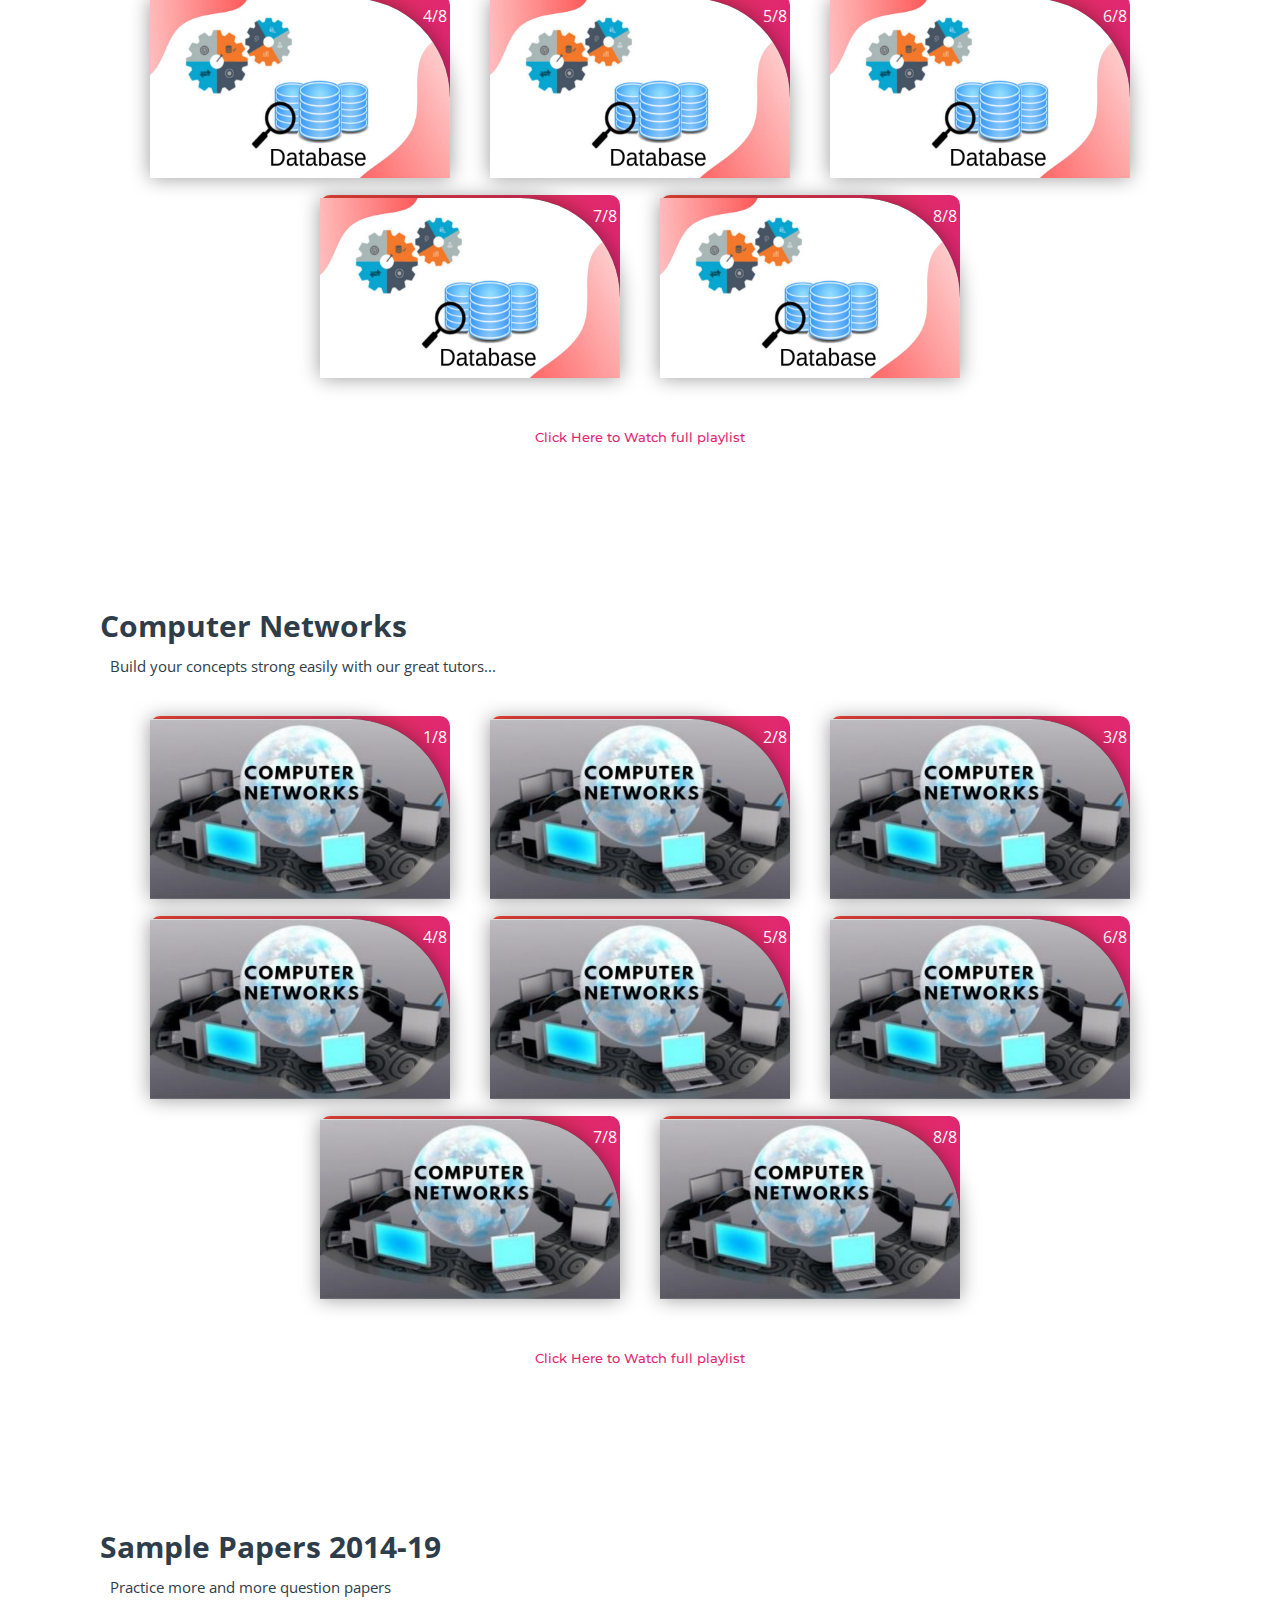
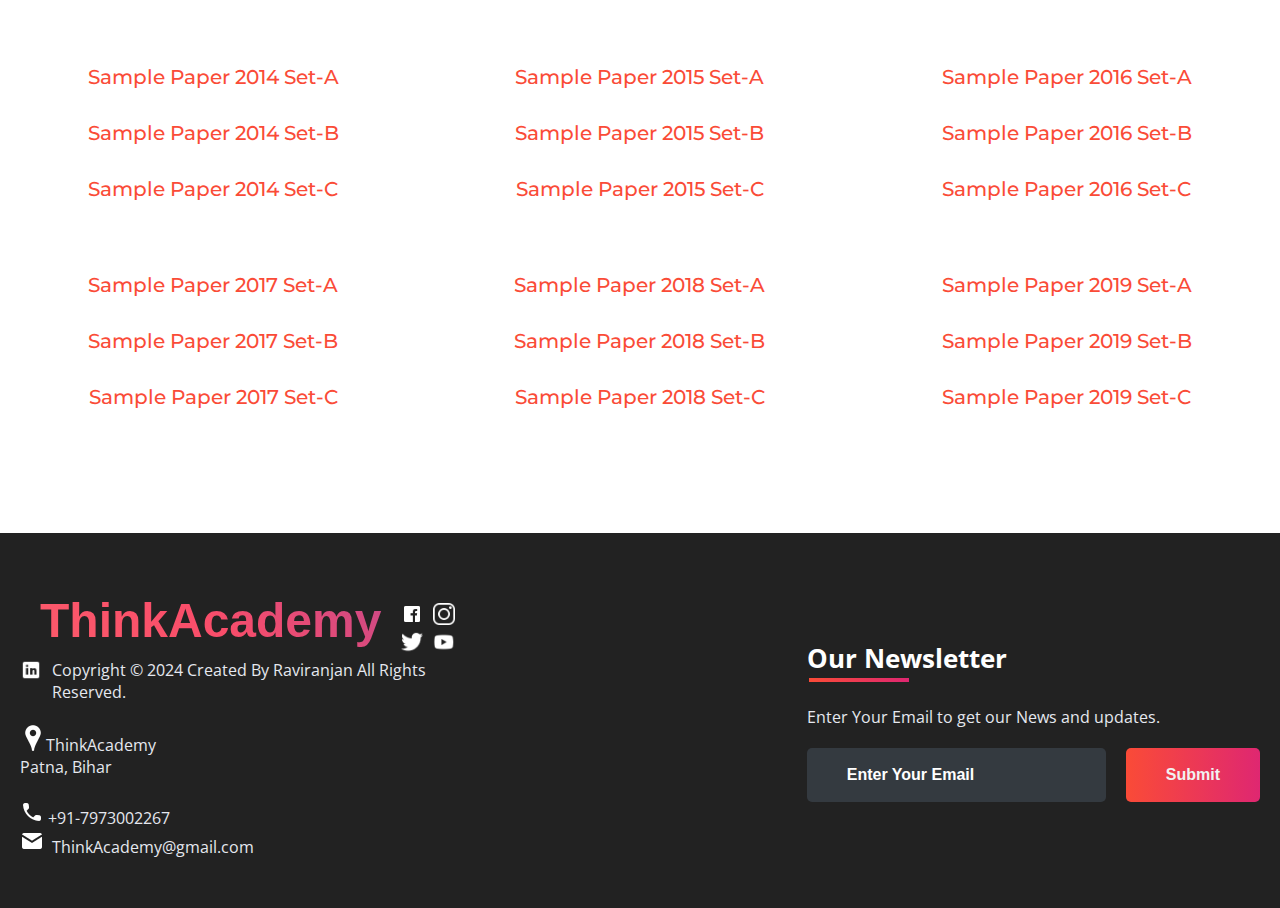
<file: subjects/gate.html>
<!DOCTYPE html>
<html>

<head>
	<link rel="shortcut icon" type="ico" href="../images/icon/think.ico">
	<title>ThinkAcademy</title>
	<link rel="stylesheet" type="text/css" href="subjects.css">
	<script type="text/javascript" src="../script.js"></script>
</head>

<body>

	<!-- NAVIGATION -->
	<header>
		<div class="nav" id="nav">
			<div id="logo">
				<a href="../index.html"><span id="title">ThinkAcademy</span></a>
			</div>
			<div class="switch-tab" id="switch-tab" onclick="switchTAB()"><img src="../images/icon/menu.png"></div>
			<ul id="list-switch">
				<li><a href="jee.html"><img src="../images/courses/d1.png" class="icon">JEE</a></li>
				<li><a href="#"><img src="../images/courses/paper.png" class="icon">GATE</a></li>
				<li><a href="computer_courses.html"><img src="../images/courses/computer.png" class="icon">Computer
						Courses</a></li>
				<li><a href="computer_courses.html#data"><img src="../images/courses/data.png" class="icon">Data
						Structures</a></li>
				<li><a href="computer_courses.html#algo"><img src="../images/courses/algo.png"
							class="icon">Algorithm</a></li>
				<li><a href="computer_courses.html#projects"><img src="../images/courses/projects.png"
							class="icon">Projects</a></li>
			</ul>
			<div class="search" id="search-switch">
				<input type="text" placeholder="Search" class="srch"><button id="srchbtn"><img
						src="../images/icon/search.png"></button>
			</div>
		</div>
	</header>


	<!-- Main Title of the Page -->
	<div class="title">
		<span>Prepare for GATE Exams on ThinkAcademy</span>
		<div class="shortdesc">
			<p>Learn from LearnEd for better higher studies in<br> Indian Institutes of Technologies(IIT)</p>
		</div>
	</div>


	<!-- Some KeyWords related to topic -->
	<div class="course">
		<div class="cbox">
			<div class="det"><a href="#digital">Digital Logic</a></div>
			<div class="det"><a href="https://en.wikipedia.org/wiki/Sequential_logic" target="_blank">Combinational &
					Sequential Circuits</a></div>
			<div class="det"><a href="https://en.wikipedia.org/wiki/ALU" target="_blank">Computer Arithmetic</a></div>
			<div class="det"><a href="https://en.wikipedia.org/wiki/Boolean_algebra" target="_blank">Boolean Algebra</a>
			</div>
			<div class="det"><a href="computer_courses.html#algo">Algorithm</a></div>
			<div class="det"><a href="computer_courses.html#data">Data Structures</a></div>
		</div>
		<div class="cbox">
			<div class="det"><a href="#compiler">Compiler Design</a></div>
			<div class="det"><a href="#os">OS</a></div>
			<div class="det"><a href="#coaa">Computer Organization & Architecture</a></div>
			<div class="det"><a href="https://en.wikipedia.org/wiki/IPv4" target="_blank">IPv4 / IPv6</a></div>
			<div class="det"><a href="#cn">Computer Networks</a></div>
			<div class="det"><a href="#database">Databases</a></div>
			<div class="det"><a href="https://en.wikipedia.org/wiki/Theory_of_computation" target="_blank">Theory of
					Computation</a></div>
		</div>
		<div class="cbox">
			<div class="det"><a href="#math">Discrete Mathematics</a></div>
			<div class="det"><a href="#math">Calculus</a></div>
			<div class="det"><a href="#math">Linear Algebra</a></div>
			<div class="det"><a href="#math">Trigonometry</a></div>
			<div class="det"><a href="#math">Integration</a></div>
			<div class="det"><a href="#math">Matrices</a></div>
			<div class="det"><a href="#math">Probability</a></div>
			<div class="det"><a href="#math">Differentiation</a></div>
		</div>
	</div>


	<!-- Courses Available -->
	<div class="inbt">
		Accelerate your career with GATE programs
	</div>

	<div class="ccard">
		<center>
			<div class="ccardbox">
				<div class="dcard">
					<div class="fpart"><img src="../images/courses/math.jpg"></div>
					<a href="#math">
						<div class="spart">2 Courses <img src="../images/icon/dropdown.png"></div>
					</a>
				</div>
				<div class="dcard">
					<div class="fpart"><img src="../images/courses/digital.jpg"></div>
					<a href="#digital">
						<div class="spart">5 Courses <img src="../images/icon/dropdown.png"></div>
					</a>
				</div>
				<div class="dcard">
					<div class="fpart"><img src="../images/courses/coaa.jpg"></div>
					<a href="#coaa">
						<div class="spart">3 Courses <img src="../images/icon/dropdown.png"></div>
					</a>
				</div>
				<div class="dcard">
					<div class="fpart"><img src="../images/courses/database.jpg"></div>
					<a href="#database">
						<div class="spart">3 Courses <img src="../images/icon/dropdown.png"></div>
					</a>
				</div>
				<div class="dcard">
					<div class="fpart"><img src="../images/courses/data-algo.jpg"></div>
					<a href="computer_courses.html#data">
						<div class="spart">6 Courses <img src="../images/icon/dropdown.png"></div>
					</a>
				</div>
				<div class="dcard">
					<div class="fpart"><img src="../images/courses/compiler.jpg"></div>
					<a href="#compiler">
						<div class="spart">2 Courses <img src="../images/icon/dropdown.png"></div>
					</a>
				</div>
				<div class="dcard">
					<div class="fpart"><img src="../images/courses/os.jpg"></div>
					<a href="#os">
						<div class="spart">1 Courses <img src="../images/icon/dropdown.png"></div>
					</a>
				</div>
				<div class="dcard">
					<div class="fpart"><img src="../images/courses/cn.jpg"></div>
					<a href="#cn">
						<div class="spart">3 Courses <img src="../images/icon/dropdown.png"></div>
					</a>
				</div>
			</div>
		</center>
	</div>


	<!-- Videos on ENGINEERING MATHEMATICS Lectures -->

	<div class="title2" id="math">
		<span>Engineering Mathematics</span>
		<div class="shortdesc2">
			<p>Practice Mathematics on your tips...</p>
		</div>
	</div>

	<center>
		<div class="ccardbox2">
			<div class="dcard2"><span class="tag">1/8</span>
				<div class="fpart2"><img src="../images/courses/math.jpg">
					<iframe src="https://www.youtube.com/embed/xxGyTHWrHZg" frameborder="0"
						allow="accelerometer; autoplay; encrypted-media; gyroscope; picture-in-picture"
						allowfullscreen></iframe>
				</div>
			</div>
			<div class="dcard2"><span class="tag">2/8</span>
				<div class="fpart2"><img src="../images/courses/math.jpg">
					<iframe src="https://www.youtube.com/embed/xxGyTHWrHZg" frameborder="0"
						allow="accelerometer; autoplay; encrypted-media; gyroscope; picture-in-picture"
						allowfullscreen></iframe>
				</div>
			</div>
			<div class="dcard2"><span class="tag">3/8</span>
				<div class="fpart2"><img src="../images/courses/math.jpg">
					<iframe src="https://www.youtube.com/embed/xxGyTHWrHZg" frameborder="0"
						allow="accelerometer; autoplay; encrypted-media; gyroscope; picture-in-picture"
						allowfullscreen></iframe>
				</div>
			</div>
			<div class="dcard2"><span class="tag">4/8</span>
				<div class="fpart2"><img src="../images/courses/math.jpg">
					<iframe src="https://www.youtube.com/embed/xxGyTHWrHZg" frameborder="0"
						allow="accelerometer; autoplay; encrypted-media; gyroscope; picture-in-picture"
						allowfullscreen></iframe>
				</div>
			</div>

			<div class="dcard2"><span class="tag">5/8</span>
				<div class="fpart2"><img src="../images/courses/math.jpg">
					<iframe src="https://www.youtube.com/embed/xxGyTHWrHZg" frameborder="0"
						allow="accelerometer; autoplay; encrypted-media; gyroscope; picture-in-picture"
						allowfullscreen></iframe>
				</div>
			</div>
			<div class="dcard2"><span class="tag">6/8</span>
				<div class="fpart2"><img src="../images/courses/math.jpg">
					<iframe src="https://www.youtube.com/embed/xxGyTHWrHZg" frameborder="0"
						allow="accelerometer; autoplay; encrypted-media; gyroscope; picture-in-picture"
						allowfullscreen></iframe>
				</div>
			</div>
			<div class="dcard2"><span class="tag">7/8</span>
				<div class="fpart2"><img src="../images/courses/math.jpg">
					<iframe src="https://www.youtube.com/embed/xxGyTHWrHZg" frameborder="0"
						allow="accelerometer; autoplay; encrypted-media; gyroscope; picture-in-picture"
						allowfullscreen></iframe>
				</div>
			</div>
			<div class="dcard2"><span class="tag">8/8</span>
				<div class="fpart2"><img src="../images/courses/math.jpg">
					<iframe src="https://www.youtube.com/embed/xxGyTHWrHZg" frameborder="0"
						allow="accelerometer; autoplay; encrypted-media; gyroscope; picture-in-picture"
						allowfullscreen></iframe>
				</div>
			</div>
		</div>
	</center>
	<br><br>
	<div class="click-me">
		<a href="https://www.youtube.com/watch?v=xxGyTHWrHZg" target="_blank">Click Here to Watch full playlist</a>
	</div>



	<!-- Videos on DIGITAL LOGIC Lectures -->

	<div class="title2" id="digital">
		<span>Digital Logic</span>
		<div class="shortdesc2">
			<p>Learn deeply about Digital Logic Circuits...</p>
		</div>
	</div>
	<center>
		<div class="ccardbox2">
			<div class="dcard2"><span class="tag">1/8</span>
				<div class="fpart2"><img src="../images/courses/digital.jpg">
					<iframe src="https://www.youtube.com/embed/-M7oIM8hKSU" frameborder="0"
						allow="accelerometer; autoplay; encrypted-media; gyroscope; picture-in-picture"
						allowfullscreen></iframe>
				</div>
			</div>
			<div class="dcard2"><span class="tag">2/8</span>
				<div class="fpart2"><img src="../images/courses/digital.jpg">
					<iframe src="https://www.youtube.com/embed/-M7oIM8hKSU" frameborder="0"
						allow="accelerometer; autoplay; encrypted-media; gyroscope; picture-in-picture"
						allowfullscreen></iframe>
				</div>
			</div>
			<div class="dcard2"><span class="tag">3/8</span>
				<div class="fpart2"><img src="../images/courses/digital.jpg">
					<iframe src="https://www.youtube.com/embed/-M7oIM8hKSU" frameborder="0"
						allow="accelerometer; autoplay; encrypted-media; gyroscope; picture-in-picture"
						allowfullscreen></iframe>
				</div>
			</div>
			<div class="dcard2"><span class="tag">4/8</span>
				<div class="fpart2"><img src="../images/courses/digital.jpg">
					<iframe src="https://www.youtube.com/embed/-M7oIM8hKSU" frameborder="0"
						allow="accelerometer; autoplay; encrypted-media; gyroscope; picture-in-picture"
						allowfullscreen></iframe>
				</div>
			</div>

			<div class="dcard2"><span class="tag">5/8</span>
				<div class="fpart2"><img src="../images/courses/digital.jpg">
					<iframe src="https://www.youtube.com/embed/-M7oIM8hKSU" frameborder="0"
						allow="accelerometer; autoplay; encrypted-media; gyroscope; picture-in-picture"
						allowfullscreen></iframe>
				</div>
			</div>
			<div class="dcard2"><span class="tag">6/8</span>
				<div class="fpart2"><img src="../images/courses/digital.jpg">
					<iframe src="https://www.youtube.com/embed/-M7oIM8hKSU" frameborder="0"
						allow="accelerometer; autoplay; encrypted-media; gyroscope; picture-in-picture"
						allowfullscreen></iframe>
				</div>
			</div>
			<div class="dcard2"><span class="tag">7/8</span>
				<div class="fpart2"><img src="../images/courses/digital.jpg">
					<iframe src="https://www.youtube.com/embed/-M7oIM8hKSU" frameborder="0"
						allow="accelerometer; autoplay; encrypted-media; gyroscope; picture-in-picture"
						allowfullscreen></iframe>
				</div>
			</div>
			<div class="dcard2"><span class="tag">8/8</span>
				<div class="fpart2"><img src="../images/courses/digital.jpg">
					<iframe src="https://www.youtube.com/embed/-M7oIM8hKSU" frameborder="0"
						allow="accelerometer; autoplay; encrypted-media; gyroscope; picture-in-picture"
						allowfullscreen></iframe>
				</div>
			</div>
		</div>
	</center>
	<br><br>
	<div class="click-me">
		<a href="https://youtu.be/-M7oIM8hKSU" target="_blank">Click Here to Watch full playlist</a>
	</div>



	<!-- Videos on COMPUTER ORGANIZATION and ARCHITECTURE Lectures -->

	<div class="title2" id="coaa">
		<span>Computer Organization and Architecture</span>
		<div class="shortdesc2">
			<p>Build your concepts strong easily with our great tutors...</p>
		</div>
	</div>
	<center>
		<div class="ccardbox2">
			<div class="dcard2"><span class="tag">1/8</span>
				<div class="fpart2"><img src="../images/courses/coaa.jpg">
					<iframe src="https://www.youtube.com/embed/q6oiRtKTpX4" frameborder="0"
						allow="accelerometer; autoplay; encrypted-media; gyroscope; picture-in-picture"
						allowfullscreen></iframe>
				</div>
			</div>
			<div class="dcard2"><span class="tag">2/8</span>
				<div class="fpart2"><img src="../images/courses/coaa.jpg">
					<iframe src="https://www.youtube.com/embed/q6oiRtKTpX4" frameborder="0"
						allow="accelerometer; autoplay; encrypted-media; gyroscope; picture-in-picture"
						allowfullscreen></iframe>
				</div>
			</div>
			<div class="dcard2"><span class="tag">3/8</span>
				<div class="fpart2"><img src="../images/courses/coaa.jpg">
					<iframe src="https://www.youtube.com/embed/q6oiRtKTpX4" frameborder="0"
						allow="accelerometer; autoplay; encrypted-media; gyroscope; picture-in-picture"
						allowfullscreen></iframe>
				</div>
			</div>
			<div class="dcard2"><span class="tag">4/8</span>
				<div class="fpart2"><img src="../images/courses/coaa.jpg">
					<iframe src="https://www.youtube.com/embed/q6oiRtKTpX4" frameborder="0"
						allow="accelerometer; autoplay; encrypted-media; gyroscope; picture-in-picture"
						allowfullscreen></iframe>
				</div>
			</div>

			<div class="dcard2"><span class="tag">5/8</span>
				<div class="fpart2"><img src="../images/courses/coaa.jpg">
					<iframe src="https://www.youtube.com/embed/q6oiRtKTpX4" frameborder="0"
						allow="accelerometer; autoplay; encrypted-media; gyroscope; picture-in-picture"
						allowfullscreen></iframe>
				</div>
			</div>
			<div class="dcard2"><span class="tag">6/8</span>
				<div class="fpart2"><img src="../images/courses/coaa.jpg">
					<iframe src="https://www.youtube.com/embed/q6oiRtKTpX4" frameborder="0"
						allow="accelerometer; autoplay; encrypted-media; gyroscope; picture-in-picture"
						allowfullscreen></iframe>
				</div>
			</div>
			<div class="dcard2"><span class="tag">7/8</span>
				<div class="fpart2"><img src="../images/courses/coaa.jpg">
					<iframe src="https://www.youtube.com/embed/q6oiRtKTpX4" frameborder="0"
						allow="accelerometer; autoplay; encrypted-media; gyroscope; picture-in-picture"
						allowfullscreen></iframe>
				</div>
			</div>
			<div class="dcard2"><span class="tag">8/8</span>
				<div class="fpart2"><img src="../images/courses/coaa.jpg">
					<iframe src="https://www.youtube.com/embed/q6oiRtKTpX4" frameborder="0"
						allow="accelerometer; autoplay; encrypted-media; gyroscope; picture-in-picture"
						allowfullscreen></iframe>
				</div>
			</div>
		</div>
	</center>
	<br><br>
	<div class="click-me">
		<a href="https://youtu.be/q6oiRtKTpX4" target="_blank">Click Here to Watch full playlist</a>
	</div>



	<!-- Videos on COMPILER Lectures -->

	<div class="title2" id="compiler">
		<span>Compiler Design</span>
		<div class="shortdesc2">
			<p>Build your concepts strong easily with our great tutors...</p>
		</div>
	</div>
	<center>
		<div class="ccardbox2">
			<div class="dcard2"><span class="tag">1/8</span>
				<div class="fpart2"><img src="../images/courses/compiler.jpg">
					<iframe src="https://www.youtube.com/embed/yNZIhF6pxjM" frameborder="0"
						allow="accelerometer; autoplay; encrypted-media; gyroscope; picture-in-picture"
						allowfullscreen></iframe>
				</div>
			</div>
			<div class="dcard2"><span class="tag">2/8</span>
				<div class="fpart2"><img src="../images/courses/compiler.jpg">
					<iframe src="https://www.youtube.com/embed/yNZIhF6pxjM" frameborder="0"
						allow="accelerometer; autoplay; encrypted-media; gyroscope; picture-in-picture"
						allowfullscreen></iframe>
				</div>
			</div>
			<div class="dcard2"><span class="tag">3/8</span>
				<div class="fpart2"><img src="../images/courses/compiler.jpg">
					<iframe src="https://www.youtube.com/embed/yNZIhF6pxjM" frameborder="0"
						allow="accelerometer; autoplay; encrypted-media; gyroscope; picture-in-picture"
						allowfullscreen></iframe>
				</div>
			</div>
			<div class="dcard2"><span class="tag">4/8</span>
				<div class="fpart2"><img src="../images/courses/compiler.jpg">
					<iframe src="https://www.youtube.com/embed/yNZIhF6pxjM" frameborder="0"
						allow="accelerometer; autoplay; encrypted-media; gyroscope; picture-in-picture"
						allowfullscreen></iframe>
				</div>
			</div>

			<div class="dcard2"><span class="tag">5/8</span>
				<div class="fpart2"><img src="../images/courses/compiler.jpg">
					<iframe src="https://www.youtube.com/embed/yNZIhF6pxjM" frameborder="0"
						allow="accelerometer; autoplay; encrypted-media; gyroscope; picture-in-picture"
						allowfullscreen></iframe>
				</div>
			</div>
			<div class="dcard2"><span class="tag">6/8</span>
				<div class="fpart2"><img src="../images/courses/compiler.jpg">
					<iframe src="https://www.youtube.com/embed/yNZIhF6pxjM" frameborder="0"
						allow="accelerometer; autoplay; encrypted-media; gyroscope; picture-in-picture"
						allowfullscreen></iframe>
				</div>
			</div>
			<div class="dcard2"><span class="tag">7/8</span>
				<div class="fpart2"><img src="../images/courses/compiler.jpg">
					<iframe src="https://www.youtube.com/embed/yNZIhF6pxjM" frameborder="0"
						allow="accelerometer; autoplay; encrypted-media; gyroscope; picture-in-picture"
						allowfullscreen></iframe>
				</div>
			</div>
			<div class="dcard2"><span class="tag">8/8</span>
				<div class="fpart2"><img src="../images/courses/compiler.jpg">
					<iframe src="https://www.youtube.com/embed/yNZIhF6pxjM" frameborder="0"
						allow="accelerometer; autoplay; encrypted-media; gyroscope; picture-in-picture"
						allowfullscreen></iframe>
				</div>
			</div>
		</div>
	</center>
	<br><br>
	<div class="click-me">
		<a href="https://youtu.be/yNZIhF6pxjM" target="_blank">Click Here to Watch full playlist</a>
	</div>



	<!-- Videos on OPERATING SYSTEM Lectures -->


	<div class="title2" id="os">
		<span>Operating System</span>
		<div class="shortdesc2">
			<p>Build your concepts strong easily with our great tutors...</p>
		</div>
	</div>
	<center>
		<div class="ccardbox2">
			<div class="dcard2"><span class="tag">1/8</span>
				<div class="fpart2"><img src="../images/courses/os.jpg">
					<iframe src="https://www.youtube.com/embed/vBURTt97EkA" frameborder="0"
						allow="accelerometer; autoplay; encrypted-media; gyroscope; picture-in-picture"
						allowfullscreen></iframe>
				</div>
			</div>
			<div class="dcard2"><span class="tag">2/8</span>
				<div class="fpart2"><img src="../images/courses/os.jpg">
					<iframe src="https://www.youtube.com/embed/vBURTt97EkA" frameborder="0"
						allow="accelerometer; autoplay; encrypted-media; gyroscope; picture-in-picture"
						allowfullscreen></iframe>
				</div>
			</div>
			<div class="dcard2"><span class="tag">3/8</span>
				<div class="fpart2"><img src="../images/courses/os.jpg">
					<iframe src="https://www.youtube.com/embed/vBURTt97EkA" frameborder="0"
						allow="accelerometer; autoplay; encrypted-media; gyroscope; picture-in-picture"
						allowfullscreen></iframe>
				</div>
			</div>
			<div class="dcard2"><span class="tag">4/8</span>
				<div class="fpart2"><img src="../images/courses/os.jpg">
					<iframe src="https://www.youtube.com/embed/vBURTt97EkA" frameborder="0"
						allow="accelerometer; autoplay; encrypted-media; gyroscope; picture-in-picture"
						allowfullscreen></iframe>
				</div>
			</div>

			<div class="dcard2"><span class="tag">5/8</span>
				<div class="fpart2"><img src="../images/courses/os.jpg">
					<iframe src="https://www.youtube.com/embed/vBURTt97EkA" frameborder="0"
						allow="accelerometer; autoplay; encrypted-media; gyroscope; picture-in-picture"
						allowfullscreen></iframe>
				</div>
			</div>
			<div class="dcard2"><span class="tag">6/8</span>
				<div class="fpart2"><img src="../images/courses/os.jpg">
					<iframe src="https://www.youtube.com/embed/vBURTt97EkA" frameborder="0"
						allow="accelerometer; autoplay; encrypted-media; gyroscope; picture-in-picture"
						allowfullscreen></iframe>
				</div>
			</div>
			<div class="dcard2"><span class="tag">7/8</span>
				<div class="fpart2"><img src="../images/courses/os.jpg">
					<iframe src="https://www.youtube.com/embed/vBURTt97EkA" frameborder="0"
						allow="accelerometer; autoplay; encrypted-media; gyroscope; picture-in-picture"
						allowfullscreen></iframe>
				</div>
			</div>
			<div class="dcard2"><span class="tag">8/8</span>
				<div class="fpart2"><img src="../images/courses/os.jpg">
					<iframe src="https://www.youtube.com/embed/vBURTt97EkA" frameborder="0"
						allow="accelerometer; autoplay; encrypted-media; gyroscope; picture-in-picture"
						allowfullscreen></iframe>
				</div>
			</div>
		</div>
	</center>

	<br><br>
	<div class="click-me">
		<a href="https://youtu.be/vBURTt97EkA" target="_blank">Click Here to Watch full playlist</a>
	</div>


	<!-- Videos on DATABASE Lectures -->

	<div class="title2" id="database">
		<span>Databases</span>
		<div class="shortdesc2">
			<p>Build your concepts strong easily with our great tutors...</p>
		</div>
	</div>
	<center>
		<div class="ccardbox2">
			<div class="dcard2"><span class="tag">1/8</span>
				<div class="fpart2"><img src="../images/courses/database.jpg">
					<iframe src="https://www.youtube.com/embed/wR0jg0eQsZA" frameborder="0"
						allow="accelerometer; autoplay; encrypted-media; gyroscope; picture-in-picture"
						allowfullscreen></iframe>
				</div>
			</div>
			<div class="dcard2"><span class="tag">2/8</span>
				<div class="fpart2"><img src="../images/courses/database.jpg">
					<iframe src="https://www.youtube.com/embed/wR0jg0eQsZA" frameborder="0"
						allow="accelerometer; autoplay; encrypted-media; gyroscope; picture-in-picture"
						allowfullscreen></iframe>
				</div>
			</div>
			<div class="dcard2"><span class="tag">3/8</span>
				<div class="fpart2"><img src="../images/courses/database.jpg">
					<iframe src="https://www.youtube.com/embed/wR0jg0eQsZA" frameborder="0"
						allow="accelerometer; autoplay; encrypted-media; gyroscope; picture-in-picture"
						allowfullscreen></iframe>
				</div>
			</div>
			<div class="dcard2"><span class="tag">4/8</span>
				<div class="fpart2"><img src="../images/courses/database.jpg">
					<iframe src="https://www.youtube.com/embed/wR0jg0eQsZA" frameborder="0"
						allow="accelerometer; autoplay; encrypted-media; gyroscope; picture-in-picture"
						allowfullscreen></iframe>
				</div>
			</div>

			<div class="dcard2"><span class="tag">5/8</span>
				<div class="fpart2"><img src="../images/courses/database.jpg">
					<iframe src="https://www.youtube.com/embed/wR0jg0eQsZA" frameborder="0"
						allow="accelerometer; autoplay; encrypted-media; gyroscope; picture-in-picture"
						allowfullscreen></iframe>
				</div>
			</div>
			<div class="dcard2"><span class="tag">6/8</span>
				<div class="fpart2"><img src="../images/courses/database.jpg">
					<iframe src="https://www.youtube.com/embed/wR0jg0eQsZA" frameborder="0"
						allow="accelerometer; autoplay; encrypted-media; gyroscope; picture-in-picture"
						allowfullscreen></iframe>
				</div>
			</div>
			<div class="dcard2"><span class="tag">7/8</span>
				<div class="fpart2"><img src="../images/courses/database.jpg">
					<iframe src="https://www.youtube.com/embed/wR0jg0eQsZA" frameborder="0"
						allow="accelerometer; autoplay; encrypted-media; gyroscope; picture-in-picture"
						allowfullscreen></iframe>
				</div>
			</div>
			<div class="dcard2"><span class="tag">8/8</span>
				<div class="fpart2"><img src="../images/courses/database.jpg">
					<iframe src="https://www.youtube.com/embed/wR0jg0eQsZA" frameborder="0"
						allow="accelerometer; autoplay; encrypted-media; gyroscope; picture-in-picture"
						allowfullscreen></iframe>
				</div>
			</div>
		</div>
	</center>
	<br><br>
	<div class="click-me">
		<a href="https://youtu.be/wR0jg0eQsZA" target="_blank">Click Here to Watch full playlist</a>
	</div>



	<!-- Videos on COMPUTER NETWORKS Lectures -->

	<div class="title2" id="cn">
		<span>Computer Networks</span>
		<div class="shortdesc2">
			<p>Build your concepts strong easily with our great tutors...</p>
		</div>
	</div>
	<center>
		<div class="ccardbox2">
			<div class="dcard2"><span class="tag">1/8</span>
				<div class="fpart2"><img src="../images/courses/cn.jpg">
					<iframe src="https://www.youtube.com/embed/qiQR5rTSshw" frameborder="0"
						allow="accelerometer; autoplay; encrypted-media; gyroscope; picture-in-picture"
						allowfullscreen></iframe>
				</div>
			</div>
			<div class="dcard2"><span class="tag">2/8</span>
				<div class="fpart2"><img src="../images/courses/cn.jpg">
					<iframe src="https://www.youtube.com/embed/qiQR5rTSshw" frameborder="0"
						allow="accelerometer; autoplay; encrypted-media; gyroscope; picture-in-picture"
						allowfullscreen></iframe>
				</div>
			</div>
			<div class="dcard2"><span class="tag">3/8</span>
				<div class="fpart2"><img src="../images/courses/cn.jpg">
					<iframe src="https://www.youtube.com/embed/qiQR5rTSshw" frameborder="0"
						allow="accelerometer; autoplay; encrypted-media; gyroscope; picture-in-picture"
						allowfullscreen></iframe>
				</div>
			</div>
			<div class="dcard2"><span class="tag">4/8</span>
				<div class="fpart2"><img src="../images/courses/cn.jpg">
					<iframe src="https://www.youtube.com/embed/qiQR5rTSshw" frameborder="0"
						allow="accelerometer; autoplay; encrypted-media; gyroscope; picture-in-picture"
						allowfullscreen></iframe>
				</div>
			</div>

			<div class="dcard2"><span class="tag">5/8</span>
				<div class="fpart2"><img src="../images/courses/cn.jpg">
					<iframe src="https://www.youtube.com/embed/qiQR5rTSshw" frameborder="0"
						allow="accelerometer; autoplay; encrypted-media; gyroscope; picture-in-picture"
						allowfullscreen></iframe>
				</div>
			</div>
			<div class="dcard2"><span class="tag">6/8</span>
				<div class="fpart2"><img src="../images/courses/cn.jpg">
					<iframe src="https://www.youtube.com/embed/qiQR5rTSshw" frameborder="0"
						allow="accelerometer; autoplay; encrypted-media; gyroscope; picture-in-picture"
						allowfullscreen></iframe>
				</div>
			</div>
			<div class="dcard2"><span class="tag">7/8</span>
				<div class="fpart2"><img src="../images/courses/cn.jpg">
					<iframe src="https://www.youtube.com/embed/qiQR5rTSshw" frameborder="0"
						allow="accelerometer; autoplay; encrypted-media; gyroscope; picture-in-picture"
						allowfullscreen></iframe>
				</div>
			</div>
			<div class="dcard2"><span class="tag">8/8</span>
				<div class="fpart2"><img src="../images/courses/cn.jpg">
					<iframe src="https://www.youtube.com/embed/qiQR5rTSshw" frameborder="0"
						allow="accelerometer; autoplay; encrypted-media; gyroscope; picture-in-picture"
						allowfullscreen></iframe>
				</div>
			</div>
		</div>
	</center>

	<br><br>
	<div class="click-me">
		<a href="https://youtu.be/qiQR5rTSshw" target="_blank">Click Here to Watch full playlist</a>
	</div>



	<!-- Links for SAMPLE PAPERS of JEE MAINS & ADVANCED -->

	<div class="title2" id="sample_papers">
		<span>Sample Papers 2014-19</span>
		<div class="shortdesc2">
			<p>Practice more and more question papers</p>
		</div>
	</div>

	<div class="sample">
		<ul>
			<li><a href="../samplePapers/p1.pdf" target="_blank">Sample Paper 2014 Set-A</a></li>
			<li><a href="../samplePapers/p1.pdf" target="_blank">Sample Paper 2014 Set-B</a></li>
			<li><a href="../samplePapers/p1.pdf" target="_blank">Sample Paper 2014 Set-C</a></li>
		</ul>
		<ul>
			<li><a href="../samplePapers/p1.pdf" target="_blank">Sample Paper 2015 Set-A</a></li>
			<li><a href="../samplePapers/p1.pdf" target="_blank">Sample Paper 2015 Set-B</a></li>
			<li><a href="../samplePapers/p1.pdf" target="_blank">Sample Paper 2015 Set-C</a></li>
		</ul>
		<ul>
			<li><a href="../samplePapers/p1.pdf" target="_blank">Sample Paper 2016 Set-A</a></li>
			<li><a href="../samplePapers/p1.pdf" target="_blank">Sample Paper 2016 Set-B</a></li>
			<li><a href="../samplePapers/p1.pdf" target="_blank">Sample Paper 2016 Set-C</a></li>
		</ul>
	</div>
	<div class="sample lastSample">
		<ul>
			<li><a href="../samplePapers/p1.pdf" target="_blank">Sample Paper 2017 Set-A</a></li>
			<li><a href="../samplePapers/p1.pdf" target="_blank">Sample Paper 2017 Set-B</a></li>
			<li><a href="../samplePapers/p1.pdf" target="_blank">Sample Paper 2017 Set-C</a></li>
		</ul>
		<ul>
			<li><a href="../samplePapers/p1.pdf" target="_blank">Sample Paper 2018 Set-A</a></li>
			<li><a href="../samplePapers/p1.pdf" target="_blank">Sample Paper 2018 Set-B</a></li>
			<li><a href="../samplePapers/p1.pdf" target="_blank">Sample Paper 2018 Set-C</a></li>
		</ul>
		<ul>
			<li><a href="../samplePapers/p1.pdf" target="_blank">Sample Paper 2019 Set-A</a></li>
			<li><a href="../samplePapers/p1.pdf" target="_blank">Sample Paper 2019 Set-B</a></li>
			<li><a href="../samplePapers/p1.pdf" target="_blank">Sample Paper 2019 Set-C</a></li>
		</ul>
	</div>


	<!-- FOOTER -->
	<footer>
		<div class="footer-container">
			<div class="left-col">
				<div id="logo">
					<a href="../index.html"><span id="title">ThinkAcademy</span></a>
				</div>
				<div class="social-media">
					<a href="#"><img src="../images/icon\fb.png"></a>
					<a href="#"><img src="../images/icon\insta.png"></a>
					<a href="#"><img src="../images/icon\tt.png"></a>
					<a href="#"><img src="../images/icon\ytube.png"></a>
					<a href="#"><img src="../images/icon\linkedin.png"></a>
				</div><br><br>
				<p class="rights-text">Copyright © 2024 Created By Raviranjan All Rights Reserved.</p>
				<br>
				<p><img src="../images/icon/location.png">ThinkAcademy<br>Patna, Bihar</p>
				<br>
				<p><img src="../images/icon/phone.png"> +91-7973002267<br><img src="../images/icon/mail.png">&nbsp;
					ThinkAcademy@gmail.com</p>
			</div>
			<div class="right-col">
				<h1 style="color: #fff">Our Newsletter</h1>
				<div class="border"></div><br>
				<p>Enter Your Email to get our News and updates.</p>
				<form class="newsletter-form">
					<input class="txtb" type="email" placeholder="Enter Your Email">
					<input class="btn" type="submit" value="Submit">
				</form>
			</div>
		</div>
	</footer>

</body>

</html>
</file>
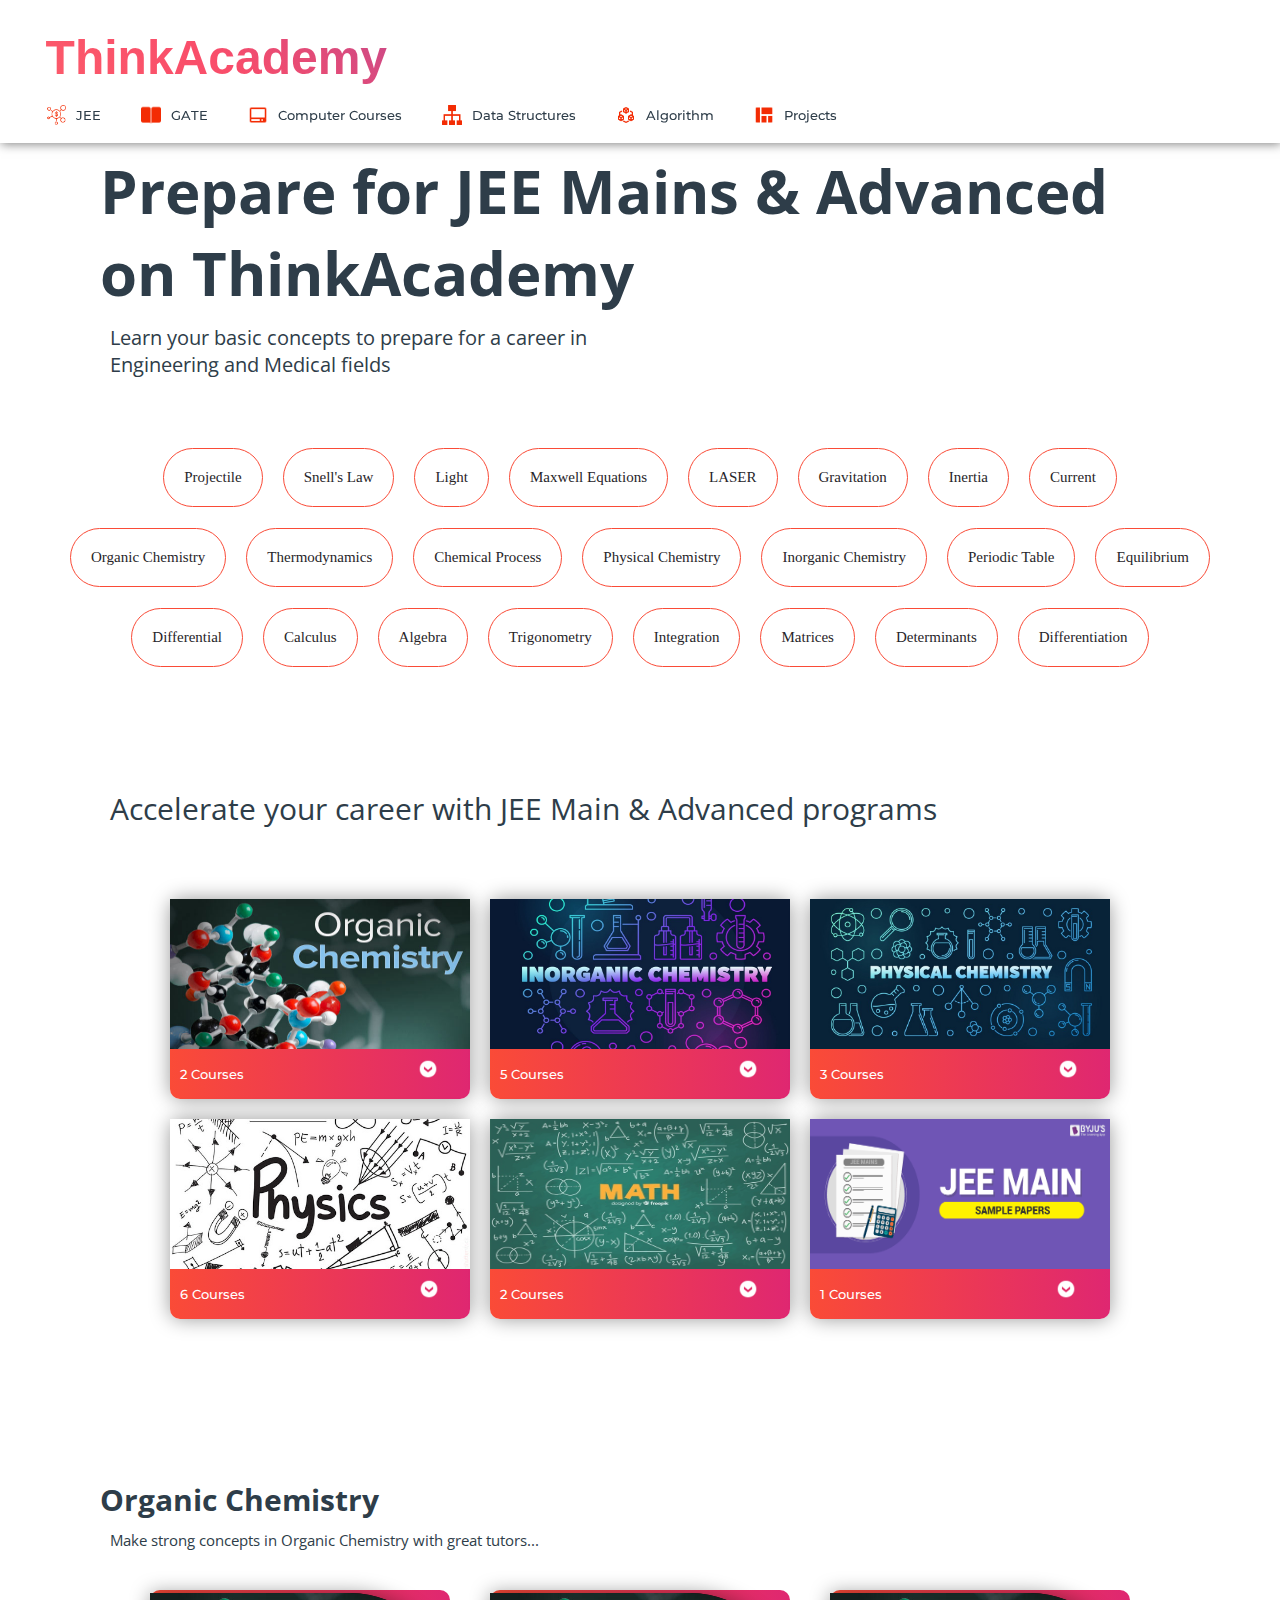
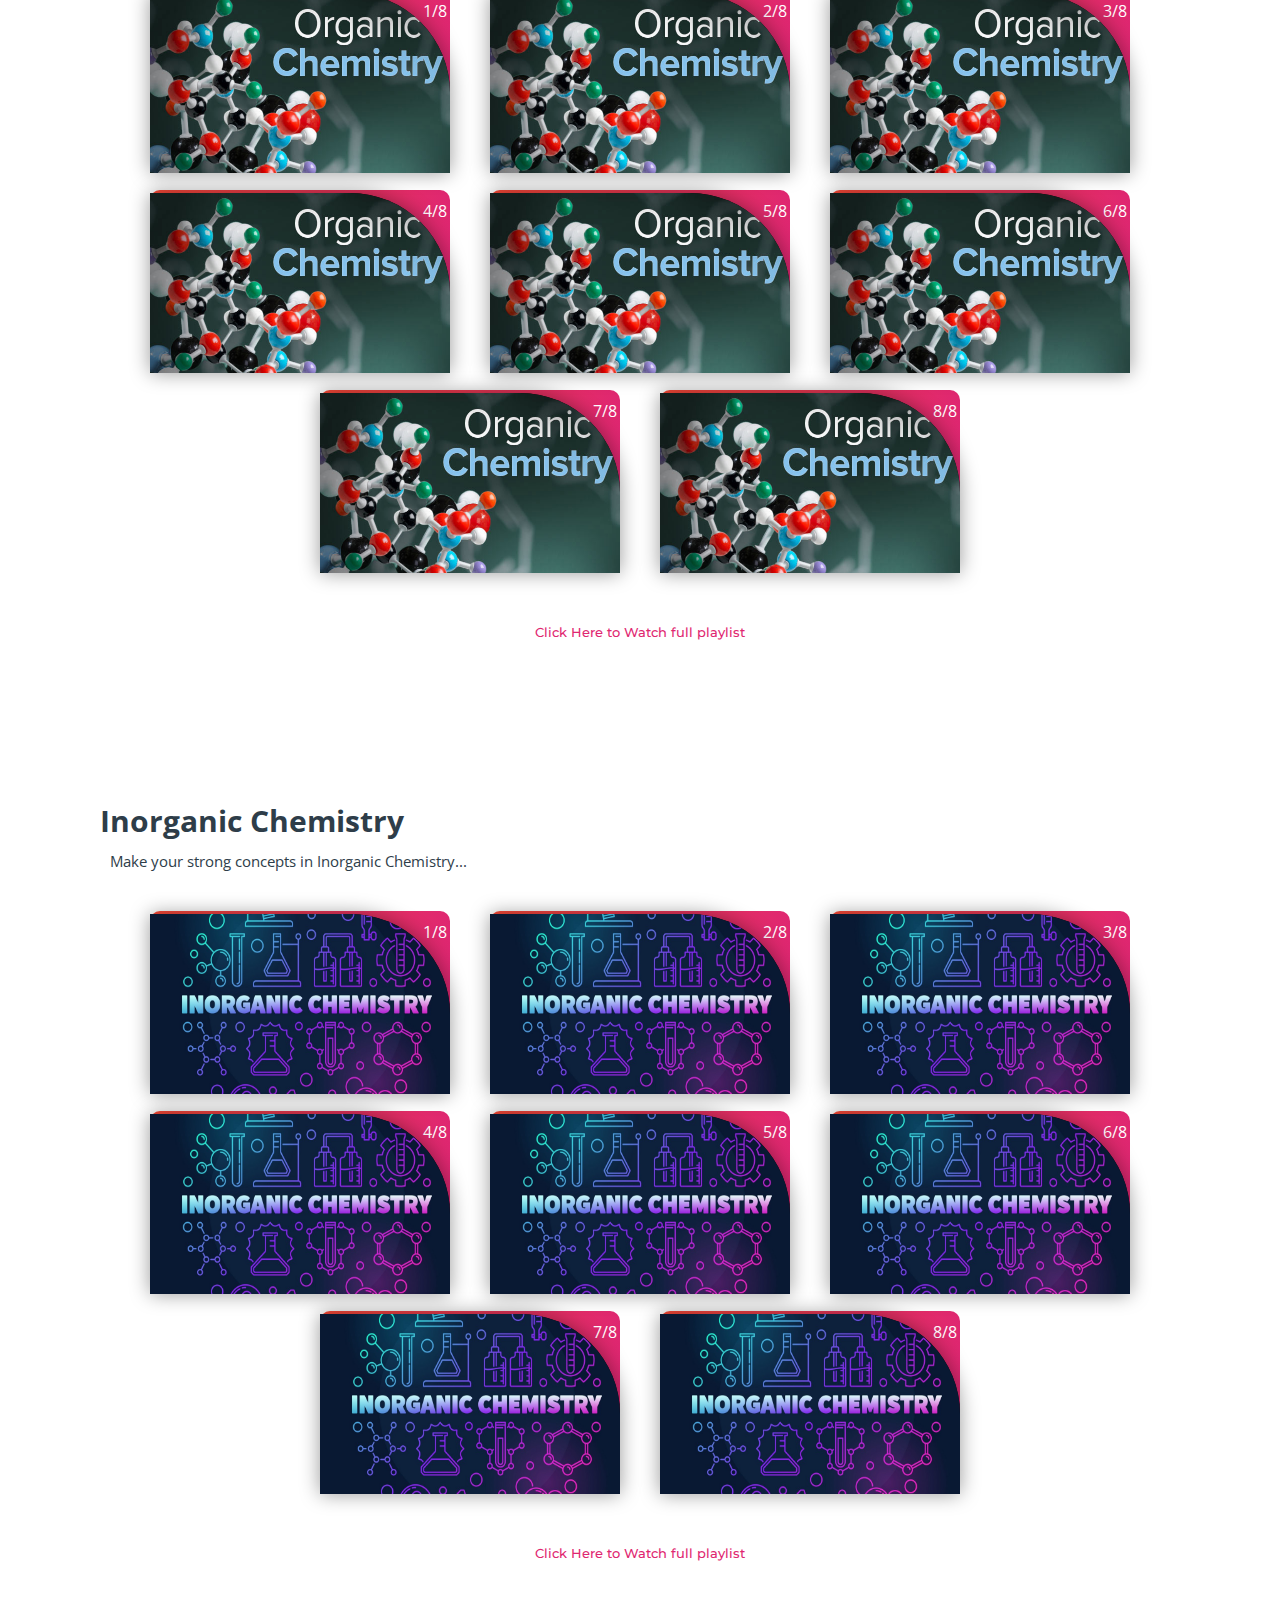
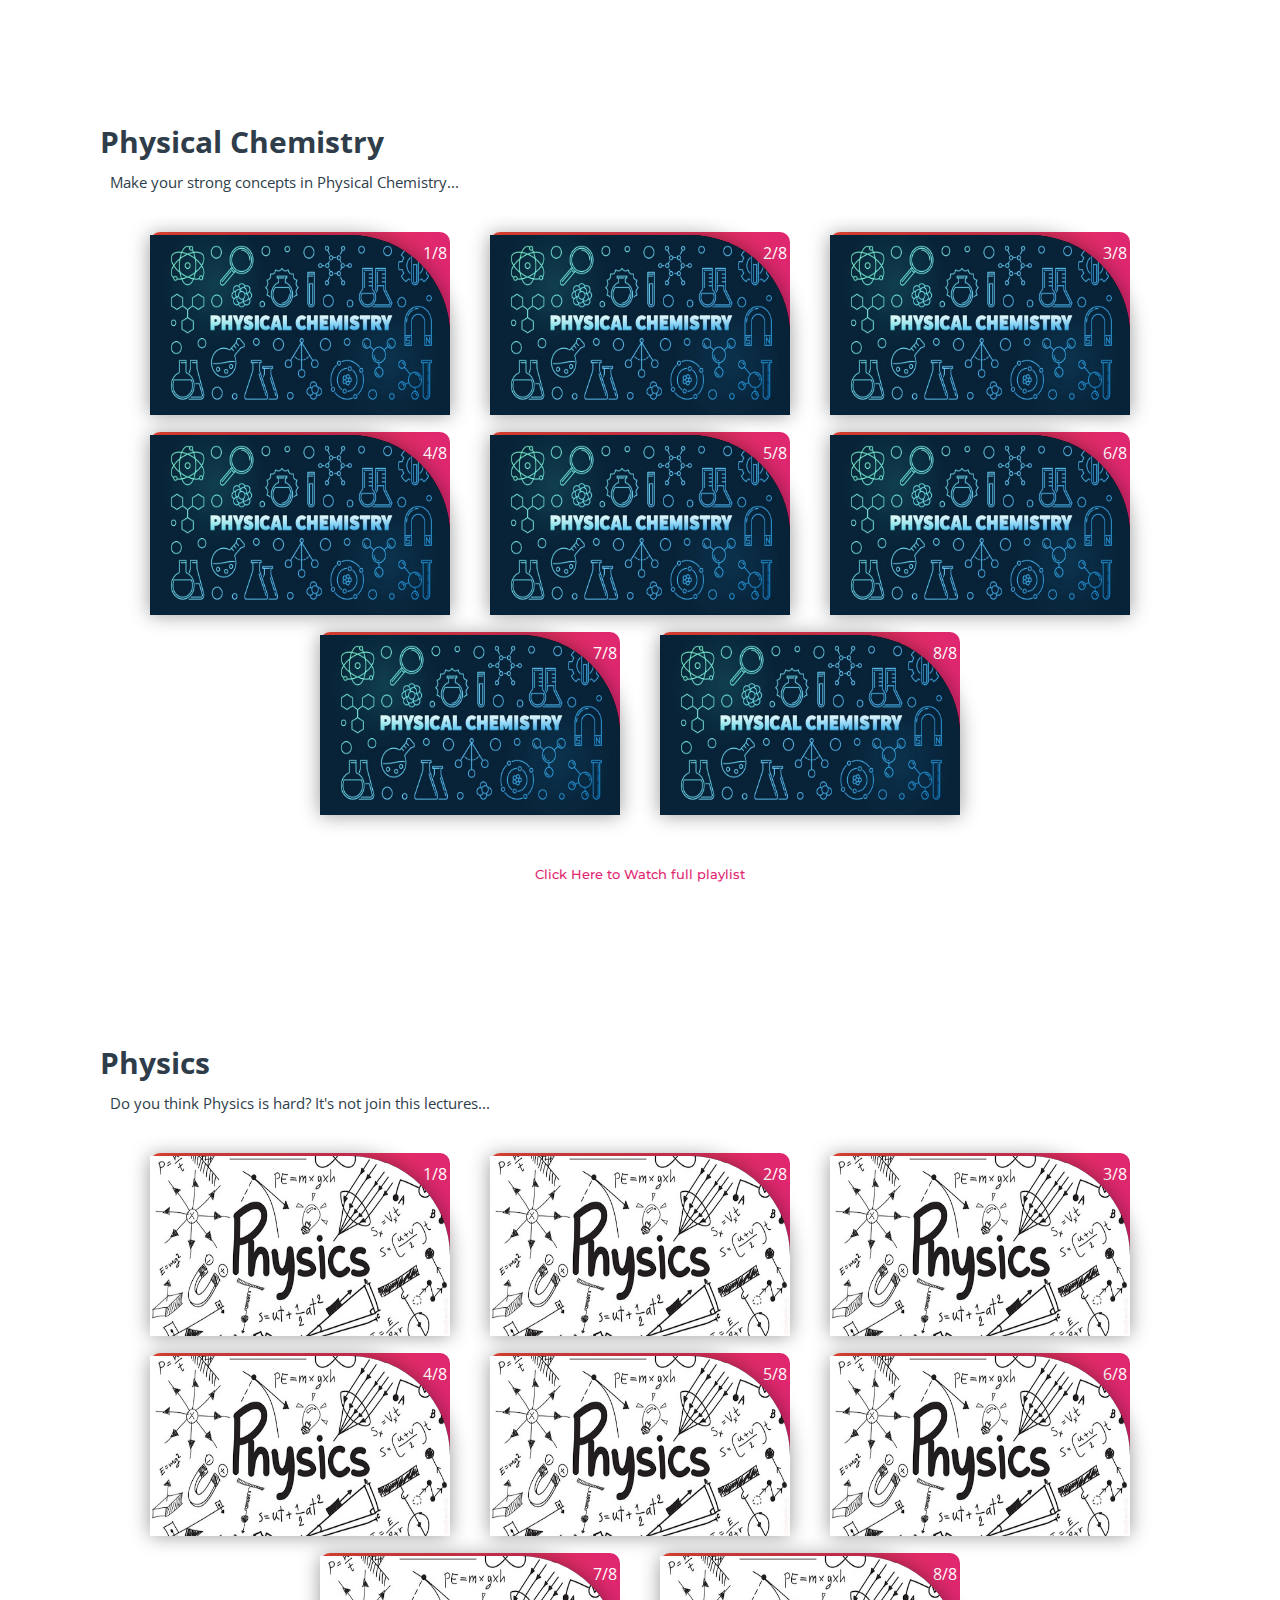
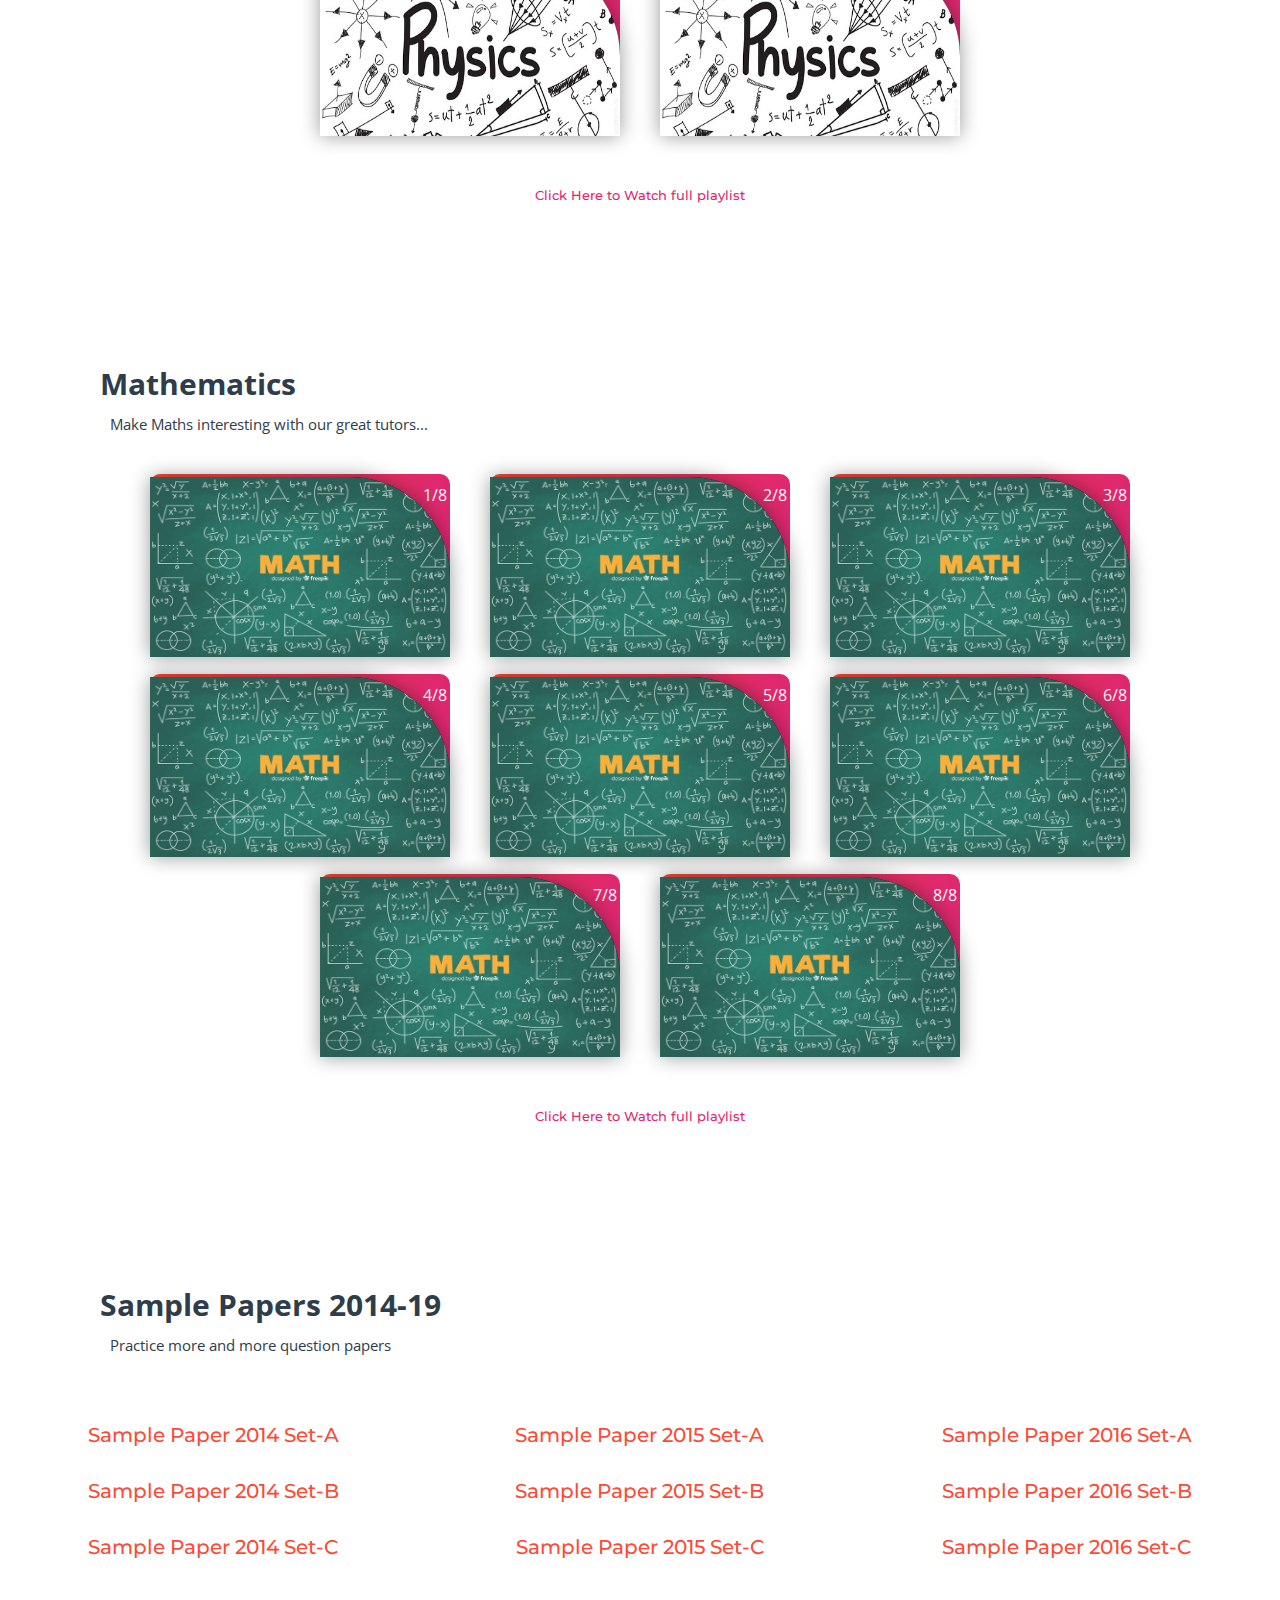
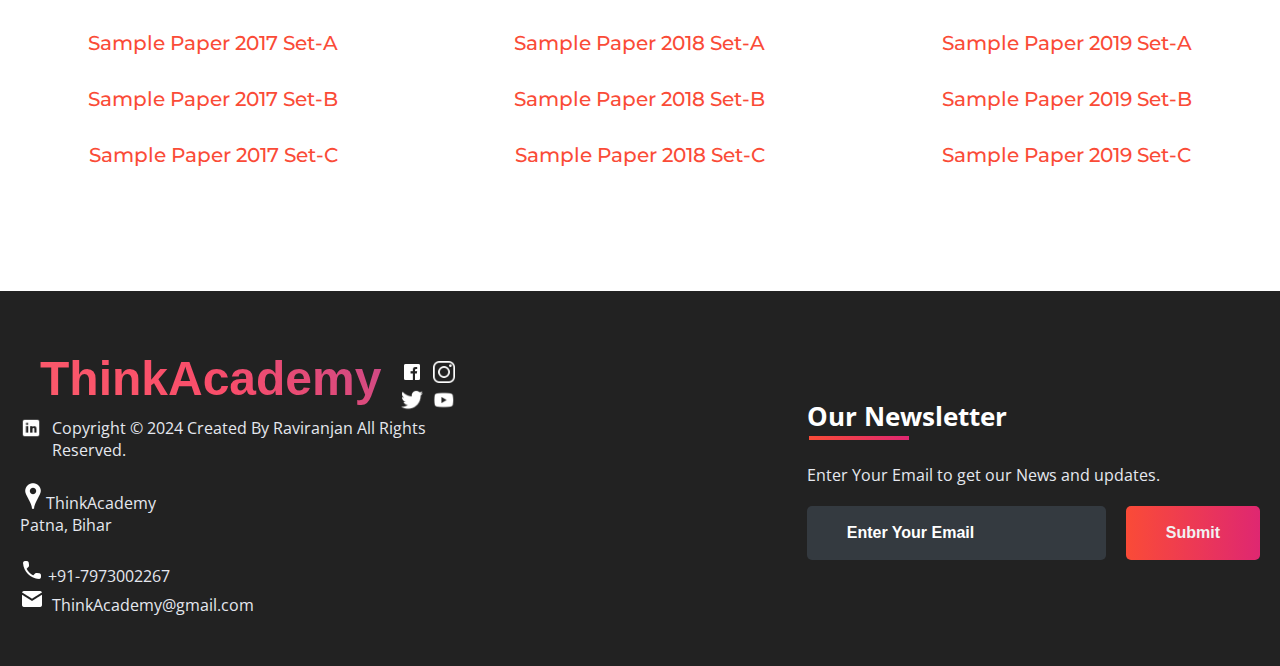
<file: subjects/jee.html>
<!DOCTYPE html>
<html>

<head>
	<link rel="shortcut icon" type="ico" href="../images/icon/think.ico">
	<title>ThinkAcademy</title>
	<link rel="stylesheet" type="text/css" href="subjects.css">
	<script type="text/javascript" src="../script.js"></script>
</head>

<body>

	<!-- NAVIGATION -->
	<header>
		<div class="nav" id="nav">
			<div id="logo">
				<a href="../index.html"><span id="title">ThinkAcademy</span></a>
			</div>
			<div class="switch-tab" id="switch-tab" onclick="switchTAB()"><img src="../images/icon/menu.png"></div>
			<ul id="list-switch">
				<li><a href="#"><img src="../images/courses/d1.png" class="icon">JEE</a></li>
				<li><a href="gate.html"><img src="../images/courses/paper.png" class="icon">GATE</a></li>
				<li><a href="computer_courses.html"><img src="../images/courses/computer.png" class="icon">Computer
						Courses</a></li>
				<li><a href="computer_courses.html#data"><img src="../images/courses/data.png" class="icon">Data
						Structures</a></li>
				<li><a href="computer_courses.html#algo"><img src="../images/courses/algo.png"
							class="icon">Algorithm</a></li>
				<li><a href="computer_courses.html#projects"><img src="../images/courses/projects.png"
							class="icon">Projects</a></li>
			</ul>
			<div class="search" id="search-switch">
				<input type="text" placeholder="Search" class="srch"><button id="srchbtn"><img
						src="../images/icon/search.png"></button>
			</div>
		</div>
	</header>

	<div class="title">
		<span>Prepare for JEE Mains & Advanced<br>on ThinkAcademy</span>
		<div class="shortdesc">
			<p>Learn your basic concepts to prepare for a career in<br>Engineering and Medical fields</p>
		</div>
	</div>

	<!-- Quick Links -->
	<div class="course">
		<div class="cbox">
			<div class="det"><a href="https://en.wikipedia.org/wiki/Projectile" target="_blank">Projectile</a></div>
			<div class="det"><a href="https://en.wikipedia.org/wiki/Snell%27s_law" target="_blank">Snell's Law</a></div>
			<div class="det"><a href="https://en.wikipedia.org/wiki/Light" target="_blank">Light</a></div>
			<div class="det"><a href="https://en.wikipedia.org/wiki/Maxwell%27s_equations" target="_blank">Maxwell
					Equations</a></div>
			<div class="det"><a href="https://en.wikipedia.org/wiki/Laser" target="_blank">LASER</a></div>
			<div class="det"><a href="https://en.wikipedia.org/wiki/Gravity" target="_blank">Gravitation</a></div>
			<div class="det"><a href="https://en.wikipedia.org/wiki/Inertia" target="_blank">Inertia</a></div>
			<div class="det"><a href="https://en.wikipedia.org/wiki/Current" target="_blank">Current</a></div>
		</div>
		<div class="cbox">
			<div class="det"><a href="#organic">Organic Chemistry</a></div>
			<div class="det"><a href="https://en.wikipedia.org/wiki/Thermodynamics" target="_blank">Thermodynamics</a>
			</div>
			<div class="det"><a href="https://en.wikipedia.org/wiki/Chemical_process" target="_blank">Chemical
					Process</a></div>
			<div class="det"><a href="#physical">Physical Chemistry</a></div>
			<div class="det"><a href="#inorganic">Inorganic Chemistry</a></div>
			<div class="det"><a href="https://en.wikipedia.org/wiki/Periodic_table" target="_blank">Periodic Table</a>
			</div>
			<div class="det"><a href="https://en.wikipedia.org/wiki/Equilibrium" target="_blank">Equilibrium</a></div>
		</div>
		<div class="cbox">
			<div class="det"><a href="#math">Differential</a></div>
			<div class="det"><a href="#math">Calculus</a></div>
			<div class="det"><a href="#math">Algebra</a></div>
			<div class="det"><a href="#math">Trigonometry</a></div>
			<div class="det"><a href="#math">Integration</a></div>
			<div class="det"><a href="#math">Matrices</a></div>
			<div class="det"><a href="#math">Determinants</a></div>
			<div class="det"><a href="#math">Differentiation</a></div>
		</div>
	</div>

	<div class="inbt">
		Accelerate your career with JEE Main & Advanced programs
	</div>

	<!-- COURSES AVAILABLE -->
	<div class="ccard">
		<center>
			<div class="ccardbox">
				<div class="dcard">
					<div class="fpart"><img src="../images/courses/organic.jpg"></div>
					<a href="#organic">
						<div class="spart">2 Courses <img src="../images/icon/dropdown.png"></div>
					</a>
				</div>
				<div class="dcard">
					<div class="fpart"><img src="../images/courses/inorganic.jpg"></div>
					<a href="#inorganic">
						<div class="spart">5 Courses <img src="../images/icon/dropdown.png"></div>
					</a>
				</div>
				<div class="dcard">
					<div class="fpart"><img src="../images/courses/physical.jpg"></div>
					<a href="#physical">
						<div class="spart">3 Courses <img src="../images/icon/dropdown.png"></div>
					</a>
				</div>
			</div>
			<div class="ccardbox">
				<div class="dcard">
					<div class="fpart"><img src="../images/courses/physics.jpg"></div>
					<a href="#physics">
						<div class="spart">6 Courses <img src="../images/icon/dropdown.png"></div>
					</a>
				</div>
				<div class="dcard">
					<div class="fpart"><img src="../images/courses/math.jpg"></div>
					<a href="#math">
						<div class="spart">2 Courses <img src="../images/icon/dropdown.png"></div>
					</a>
				</div>
				<div class="dcard">
					<div class="fpart"><img src="../images/courses/paper-download.png"></div>
					<a href="#sample_papers">
						<div class="spart">1 Courses <img src="../images/icon/dropdown.png"></div>
					</a>
				</div>
			</div>
		</center>
	</div>

	<!-- VIDEOS SECTION -->
	<div class="title2" id="organic">
		<span>Organic Chemistry</span>
		<div class="shortdesc2">
			<p>Make strong concepts in Organic Chemistry with great tutors...</p>
		</div>
	</div>

	<center>
		<div class="ccardbox2">
			<div class="dcard2"><span class="tag">1/8</span>
				<div class="fpart2"><img src="../images/courses/organic.jpg">
					<iframe src="https://www.youtube.com/embed/bSMx0NS0XfY" frameborder="0"
						allow="accelerometer; autoplay; encrypted-media; gyroscope; picture-in-picture"
						allowfullscreen></iframe>
				</div>
			</div>
			<div class="dcard2"><span class="tag">2/8</span>
				<div class="fpart2"><img src="../images/courses/organic.jpg">
					<iframe src="https://www.youtube.com/embed/bSMx0NS0XfY" frameborder="0"
						allow="accelerometer; autoplay; encrypted-media; gyroscope; picture-in-picture"
						allowfullscreen></iframe>
				</div>
			</div>
			<div class="dcard2"><span class="tag">3/8</span>
				<div class="fpart2"><img src="../images/courses/organic.jpg">
					<iframe src="https://www.youtube.com/embed/bSMx0NS0XfY" frameborder="0"
						allow="accelerometer; autoplay; encrypted-media; gyroscope; picture-in-picture"
						allowfullscreen></iframe>
				</div>
			</div>
			<div class="dcard2"><span class="tag">4/8</span>
				<div class="fpart2"><img src="../images/courses/organic.jpg">
					<iframe src="https://www.youtube.com/embed/bSMx0NS0XfY" frameborder="0"
						allow="accelerometer; autoplay; encrypted-media; gyroscope; picture-in-picture"
						allowfullscreen></iframe>
				</div>
			</div>

			<div class="dcard2"><span class="tag">5/8</span>
				<div class="fpart2"><img src="../images/courses/organic.jpg">
					<iframe src="https://www.youtube.com/embed/bSMx0NS0XfY" frameborder="0"
						allow="accelerometer; autoplay; encrypted-media; gyroscope; picture-in-picture"
						allowfullscreen></iframe>
				</div>
			</div>
			<div class="dcard2"><span class="tag">6/8</span>
				<div class="fpart2"><img src="../images/courses/organic.jpg">
					<iframe src="https://www.youtube.com/embed/bSMx0NS0XfY" frameborder="0"
						allow="accelerometer; autoplay; encrypted-media; gyroscope; picture-in-picture"
						allowfullscreen></iframe>
				</div>
			</div>
			<div class="dcard2"><span class="tag">7/8</span>
				<div class="fpart2"><img src="../images/courses/organic.jpg">
					<iframe src="https://www.youtube.com/embed/bSMx0NS0XfY" frameborder="0"
						allow="accelerometer; autoplay; encrypted-media; gyroscope; picture-in-picture"
						allowfullscreen></iframe>
				</div>
			</div>
			<div class="dcard2"><span class="tag">8/8</span>
				<div class="fpart2"><img src="../images/courses/organic.jpg">
					<iframe src="https://www.youtube.com/embed/bSMx0NS0XfY" frameborder="0"
						allow="accelerometer; autoplay; encrypted-media; gyroscope; picture-in-picture"
						allowfullscreen></iframe>
				</div>
			</div>
		</div>
	</center>

	<br><br>
	<div class="click-me">
		<a href="https://www.youtube.com/watch?v=bSMx0NS0XfY&list=PL8dPuuaLjXtONguuhLdVmq0HTKS0jksS4"
			target="_blank">Click Here to Watch full playlist</a>
	</div>

	<!-- VIDEOS SECTION -->

	<div class="title2" id="inorganic">
		<span>Inorganic Chemistry</span>
		<div class="shortdesc2">
			<p>Make your strong concepts in Inorganic Chemistry...</p>
		</div>
	</div>
	<center>
		<div class="ccardbox2">
			<div class="dcard2"><span class="tag">1/8</span>
				<div class="fpart2"><img src="../images/courses/inorganic.jpg">
					<iframe src="https://www.youtube.com/embed/2B8CRyfGLo4" frameborder="0"
						allow="accelerometer; autoplay; encrypted-media; gyroscope; picture-in-picture"
						allowfullscreen></iframe>
				</div>
			</div>
			<div class="dcard2"><span class="tag">2/8</span>
				<div class="fpart2"><img src="../images/courses/inorganic.jpg">
					<iframe src="https://www.youtube.com/embed/2B8CRyfGLo4" frameborder="0"
						allow="accelerometer; autoplay; encrypted-media; gyroscope; picture-in-picture"
						allowfullscreen></iframe>
				</div>
			</div>
			<div class="dcard2"><span class="tag">3/8</span>
				<div class="fpart2"><img src="../images/courses/inorganic.jpg">
					<iframe src="https://www.youtube.com/embed/2B8CRyfGLo4" frameborder="0"
						allow="accelerometer; autoplay; encrypted-media; gyroscope; picture-in-picture"
						allowfullscreen></iframe>
				</div>
			</div>
			<div class="dcard2"><span class="tag">4/8</span>
				<div class="fpart2"><img src="../images/courses/inorganic.jpg">
					<iframe src="https://www.youtube.com/embed/2B8CRyfGLo4" frameborder="0"
						allow="accelerometer; autoplay; encrypted-media; gyroscope; picture-in-picture"
						allowfullscreen></iframe>
				</div>
			</div>

			<div class="dcard2"><span class="tag">5/8</span>
				<div class="fpart2"><img src="../images/courses/inorganic.jpg">
					<iframe src="https://www.youtube.com/embed/2B8CRyfGLo4" frameborder="0"
						allow="accelerometer; autoplay; encrypted-media; gyroscope; picture-in-picture"
						allowfullscreen></iframe>
				</div>
			</div>
			<div class="dcard2"><span class="tag">6/8</span>
				<div class="fpart2"><img src="../images/courses/inorganic.jpg">
					<iframe src="https://www.youtube.com/embed/2B8CRyfGLo4" frameborder="0"
						allow="accelerometer; autoplay; encrypted-media; gyroscope; picture-in-picture"
						allowfullscreen></iframe>
				</div>
			</div>
			<div class="dcard2"><span class="tag">7/8</span>
				<div class="fpart2"><img src="../images/courses/inorganic.jpg">
					<iframe src="https://www.youtube.com/embed/2B8CRyfGLo4" frameborder="0"
						allow="accelerometer; autoplay; encrypted-media; gyroscope; picture-in-picture"
						allowfullscreen></iframe>
				</div>
			</div>
			<div class="dcard2"><span class="tag">8/8</span>
				<div class="fpart2"><img src="../images/courses/inorganic.jpg">
					<iframe src="https://www.youtube.com/embed/Iuo9PpGE04Y" frameborder="0"
						allow="accelerometer; autoplay; encrypted-media; gyroscope; picture-in-picture"
						allowfullscreen></iframe>
				</div>
			</div>
		</div>
	</center>
	<br><br>
	<div class="click-me">
		<a href="https://www.youtube.com/watch?v=2B8CRyfGLo4" target="_blank">Click Here to Watch full playlist</a>
	</div>

	<!-- VIDEOS SECTION -->

	<div class="title2" id="physical">
		<span>Physical Chemistry</span>
		<div class="shortdesc2">
			<p>Make your strong concepts in Physical Chemistry...</p>
		</div>
	</div>
	<center>
		<div class="ccardbox2">
			<div class="dcard2"><span class="tag">1/8</span>
				<div class="fpart2"><img src="../images/courses/physical.jpg">
					<iframe src="https://www.youtube.com/embed/2y4cf47I21A" frameborder="0"
						allow="accelerometer; autoplay; encrypted-media; gyroscope; picture-in-picture"
						allowfullscreen></iframe>
				</div>
			</div>
			<div class="dcard2"><span class="tag">2/8</span>
				<div class="fpart2"><img src="../images/courses/physical.jpg">
					<iframe src="https://www.youtube.com/embed/2y4cf47I21A" frameborder="0"
						allow="accelerometer; autoplay; encrypted-media; gyroscope; picture-in-picture"
						allowfullscreen></iframe>
				</div>
			</div>
			<div class="dcard2"><span class="tag">3/8</span>
				<div class="fpart2"><img src="../images/courses/physical.jpg">
					<iframe src="https://www.youtube.com/embed/2y4cf47I21A" frameborder="0"
						allow="accelerometer; autoplay; encrypted-media; gyroscope; picture-in-picture"
						allowfullscreen></iframe>
				</div>
			</div>
			<div class="dcard2"><span class="tag">4/8</span>
				<div class="fpart2"><img src="../images/courses/physical.jpg">
					<iframe src="https://www.youtube.com/embed/2y4cf47I21A" frameborder="0"
						allow="accelerometer; autoplay; encrypted-media; gyroscope; picture-in-picture"
						allowfullscreen></iframe>
				</div>
			</div>

			<div class="dcard2"><span class="tag">5/8</span>
				<div class="fpart2"><img src="../images/courses/physical.jpg">
					<iframe src="https://www.youtube.com/embed/2y4cf47I21A" frameborder="0"
						allow="accelerometer; autoplay; encrypted-media; gyroscope; picture-in-picture"
						allowfullscreen></iframe>
				</div>
			</div>
			<div class="dcard2"><span class="tag">6/8</span>
				<div class="fpart2"><img src="../images/courses/physical.jpg">
					<iframe src="https://www.youtube.com/embed/2y4cf47I21A" frameborder="0"
						allow="accelerometer; autoplay; encrypted-media; gyroscope; picture-in-picture"
						allowfullscreen></iframe>
				</div>
			</div>
			<div class="dcard2"><span class="tag">7/8</span>
				<div class="fpart2"><img src="../images/courses/physical.jpg">
					<iframe src="https://www.youtube.com/embed/2y4cf47I21A" frameborder="0"
						allow="accelerometer; autoplay; encrypted-media; gyroscope; picture-in-picture"
						allowfullscreen></iframe>
				</div>
			</div>
			<div class="dcard2"><span class="tag">8/8</span>
				<div class="fpart2"><img src="../images/courses/physical.jpg">
					<iframe src="https://www.youtube.com/embed/2y4cf47I21A" frameborder="0"
						allow="accelerometer; autoplay; encrypted-media; gyroscope; picture-in-picture"
						allowfullscreen></iframe>
				</div>
			</div>
		</div>
	</center>
	<br><br>
	<div class="click-me">
		<a href="https://youtu.be/2y4cf47I21A" target="_blank">Click Here to Watch full playlist</a>
	</div>


	<!-- VIDEOS SECTION -->

	<div class="title2" id="physics">
		<span>Physics</span>
		<div class="shortdesc2">
			<p>Do you think Physics is hard? It's not join this lectures...</p>
		</div>
	</div>
	<center>
		<div class="ccardbox2">
			<div class="dcard2"><span class="tag">1/8</span>
				<div class="fpart2"><img src="../images/courses/physics.jpg">
					<iframe src="https://www.youtube.com/embed/FYE0YYuAyu0" frameborder="0"
						allow="accelerometer; autoplay; encrypted-media; gyroscope; picture-in-picture"
						allowfullscreen></iframe>
				</div>
			</div>
			<div class="dcard2"><span class="tag">2/8</span>
				<div class="fpart2"><img src="../images/courses/physics.jpg">
					<iframe src="https://www.youtube.com/embed/FYE0YYuAyu0" frameborder="0"
						allow="accelerometer; autoplay; encrypted-media; gyroscope; picture-in-picture"
						allowfullscreen></iframe>
				</div>
			</div>
			<div class="dcard2"><span class="tag">3/8</span>
				<div class="fpart2"><img src="../images/courses/physics.jpg">
					<iframe src="https://www.youtube.com/embed/FYE0YYuAyu0" frameborder="0"
						allow="accelerometer; autoplay; encrypted-media; gyroscope; picture-in-picture"
						allowfullscreen></iframe>
				</div>
			</div>
			<div class="dcard2"><span class="tag">4/8</span>
				<div class="fpart2"><img src="../images/courses/physics.jpg">
					<iframe src="https://www.youtube.com/embed/FYE0YYuAyu0" frameborder="0"
						allow="accelerometer; autoplay; encrypted-media; gyroscope; picture-in-picture"
						allowfullscreen></iframe>
				</div>
			</div>

			<div class="dcard2"><span class="tag">5/8</span>
				<div class="fpart2"><img src="../images/courses/physics.jpg">
					<iframe src="https://www.youtube.com/embed/FYE0YYuAyu0" frameborder="0"
						allow="accelerometer; autoplay; encrypted-media; gyroscope; picture-in-picture"
						allowfullscreen></iframe>
				</div>
			</div>
			<div class="dcard2"><span class="tag">6/8</span>
				<div class="fpart2"><img src="../images/courses/physics.jpg">
					<iframe src="https://www.youtube.com/embed/FYE0YYuAyu0" frameborder="0"
						allow="accelerometer; autoplay; encrypted-media; gyroscope; picture-in-picture"
						allowfullscreen></iframe>
				</div>
			</div>
			<div class="dcard2"><span class="tag">7/8</span>
				<div class="fpart2"><img src="../images/courses/physics.jpg">
					<iframe src="https://www.youtube.com/embed/FYE0YYuAyu0" frameborder="0"
						allow="accelerometer; autoplay; encrypted-media; gyroscope; picture-in-picture"
						allowfullscreen></iframe>
				</div>
			</div>
			<div class="dcard2"><span class="tag">8/8</span>
				<div class="fpart2"><img src="../images/courses/physics.jpg">
					<iframe src="https://www.youtube.com/embed/FYE0YYuAyu0" frameborder="0"
						allow="accelerometer; autoplay; encrypted-media; gyroscope; picture-in-picture"
						allowfullscreen></iframe>
				</div>
			</div>
		</div>
	</center>
	<br><br>
	<div class="click-me">
		<a href="https://youtu.be/FYE0YYuAyu0" target="_blank">Click Here to Watch full playlist</a>
	</div>

	<!-- VIDEOS SECTION -->

	<div class="title2" id="math">
		<span>Mathematics</span>
		<div class="shortdesc2">
			<p>Make Maths interesting with our great tutors...</p>
		</div>
	</div>
	<center>
		<div class="ccardbox2">
			<div class="dcard2"><span class="tag">1/8</span>
				<div class="fpart2"><img src="../images/courses/math.jpg">
					<iframe src="https://www.youtube.com/embed/xxGyTHWrHZg" frameborder="0"
						allow="accelerometer; autoplay; encrypted-media; gyroscope; picture-in-picture"
						allowfullscreen></iframe>
				</div>
			</div>
			<div class="dcard2"><span class="tag">2/8</span>
				<div class="fpart2"><img src="../images/courses/math.jpg">
					<iframe src="https://www.youtube.com/embed/xxGyTHWrHZg" frameborder="0"
						allow="accelerometer; autoplay; encrypted-media; gyroscope; picture-in-picture"
						allowfullscreen></iframe>
				</div>
			</div>
			<div class="dcard2"><span class="tag">3/8</span>
				<div class="fpart2"><img src="../images/courses/math.jpg">
					<iframe src="https://www.youtube.com/embed/xxGyTHWrHZg" frameborder="0"
						allow="accelerometer; autoplay; encrypted-media; gyroscope; picture-in-picture"
						allowfullscreen></iframe>
				</div>
			</div>
			<div class="dcard2"><span class="tag">4/8</span>
				<div class="fpart2"><img src="../images/courses/math.jpg">
					<iframe src="https://www.youtube.com/embed/xxGyTHWrHZg" frameborder="0"
						allow="accelerometer; autoplay; encrypted-media; gyroscope; picture-in-picture"
						allowfullscreen></iframe>
				</div>
			</div>

			<div class="dcard2"><span class="tag">5/8</span>
				<div class="fpart2"><img src="../images/courses/math.jpg">
					<iframe src="https://www.youtube.com/embed/xxGyTHWrHZg" frameborder="0"
						allow="accelerometer; autoplay; encrypted-media; gyroscope; picture-in-picture"
						allowfullscreen></iframe>
				</div>
			</div>
			<div class="dcard2"><span class="tag">6/8</span>
				<div class="fpart2"><img src="../images/courses/math.jpg">
					<iframe src="https://www.youtube.com/embed/xxGyTHWrHZg" frameborder="0"
						allow="accelerometer; autoplay; encrypted-media; gyroscope; picture-in-picture"
						allowfullscreen></iframe>
				</div>
			</div>
			<div class="dcard2"><span class="tag">7/8</span>
				<div class="fpart2"><img src="../images/courses/math.jpg">
					<iframe src="https://www.youtube.com/embed/xxGyTHWrHZg" frameborder="0"
						allow="accelerometer; autoplay; encrypted-media; gyroscope; picture-in-picture"
						allowfullscreen></iframe>
				</div>
			</div>
			<div class="dcard2"><span class="tag">8/8</span>
				<div class="fpart2"><img src="../images/courses/math.jpg">
					<iframe src="https://www.youtube.com/embed/xxGyTHWrHZg" frameborder="0"
						allow="accelerometer; autoplay; encrypted-media; gyroscope; picture-in-picture"
						allowfullscreen></iframe>
				</div>
			</div>
		</div>
	</center>

	<br><br>
	<div class="click-me">
		<a href="https://youtu.be/xxGyTHWrHZg" target="_blank">Click Here to Watch full playlist</a>
	</div>


	<!-- SAMPLE PAPERS -->
	<div class="title2" id="sample_papers">
		<span>Sample Papers 2014-19</span>
		<div class="shortdesc2">
			<p>Practice more and more question papers</p>
		</div>
	</div>

	<div class="sample">
		<ul>
			<li><a href="../samplePapers/p1.pdf" target="_blank">Sample Paper 2014 Set-A</a></li>
			<li><a href="../samplePapers/p1.pdf" target="_blank">Sample Paper 2014 Set-B</a></li>
			<li><a href="../samplePapers/p1.pdf" target="_blank">Sample Paper 2014 Set-C</a></li>
		</ul>
		<ul>
			<li><a href="../samplePapers/p1.pdf" target="_blank">Sample Paper 2015 Set-A</a></li>
			<li><a href="../samplePapers/p1.pdf" target="_blank">Sample Paper 2015 Set-B</a></li>
			<li><a href="../samplePapers/p1.pdf" target="_blank">Sample Paper 2015 Set-C</a></li>
		</ul>
		<ul>
			<li><a href="../samplePapers/p1.pdf" target="_blank">Sample Paper 2016 Set-A</a></li>
			<li><a href="../samplePapers/p1.pdf" target="_blank">Sample Paper 2016 Set-B</a></li>
			<li><a href="../samplePapers/p1.pdf" target="_blank">Sample Paper 2016 Set-C</a></li>
		</ul>
	</div>
	<div class="sample lastSample">
		<ul>
			<li><a href="../samplePapers/p1.pdf" target="_blank">Sample Paper 2017 Set-A</a></li>
			<li><a href="../samplePapers/p1.pdf" target="_blank">Sample Paper 2017 Set-B</a></li>
			<li><a href="../samplePapers/p1.pdf" target="_blank">Sample Paper 2017 Set-C</a></li>
		</ul>
		<ul>
			<li><a href="../samplePapers/p1.pdf" target="_blank">Sample Paper 2018 Set-A</a></li>
			<li><a href="../samplePapers/p1.pdf" target="_blank">Sample Paper 2018 Set-B</a></li>
			<li><a href="../samplePapers/p1.pdf" target="_blank">Sample Paper 2018 Set-C</a></li>
		</ul>
		<ul>
			<li><a href="../samplePapers/p1.pdf" target="_blank">Sample Paper 2019 Set-A</a></li>
			<li><a href="../samplePapers/p1.pdf" target="_blank">Sample Paper 2019 Set-B</a></li>
			<li><a href="../samplePapers/p1.pdf" target="_blank">Sample Paper 2019 Set-C</a></li>
		</ul>
	</div>

	<!-- FOOTER -->
	<footer>
		<div class="footer-container">
			<div class="left-col">
				<div id="logo">
					<a href="../index.html"><span id="title">ThinkAcademy</span></a>
				</div>
				<div class="social-media">
					<a href="#"><img src="../images/icon\fb.png"></a>
					<a href="#"><img src="../images/icon\insta.png"></a>
					<a href="#"><img src="../images/icon\tt.png"></a>
					<a href="#"><img src="../images/icon\ytube.png"></a>
					<a href="#"><img src="../images/icon\linkedin.png"></a>
				</div><br><br>
				<p class="rights-text">Copyright © 2024 Created By Raviranjan All Rights Reserved.</p>
				<br>
				<p><img src="../images/icon/location.png">ThinkAcademy<br>Patna, Bihar</p>
				<br>
				<p><img src="../images/icon/phone.png"> +91-7973002267<br><img src="../images/icon/mail.png">&nbsp;
					ThinkAcademy@gmail.com</p>
			</div>
			<div class="right-col">
				<h1 style="color: #fff">Our Newsletter</h1>
				<div class="border"></div><br>
				<p>Enter Your Email to get our News and updates.</p>
				<form class="newsletter-form">
					<input class="txtb" type="email" placeholder="Enter Your Email">
					<input class="btn" type="submit" value="Submit">
				</form>
			</div>
		</div>
	</footer>

</body>

</html>
</file>
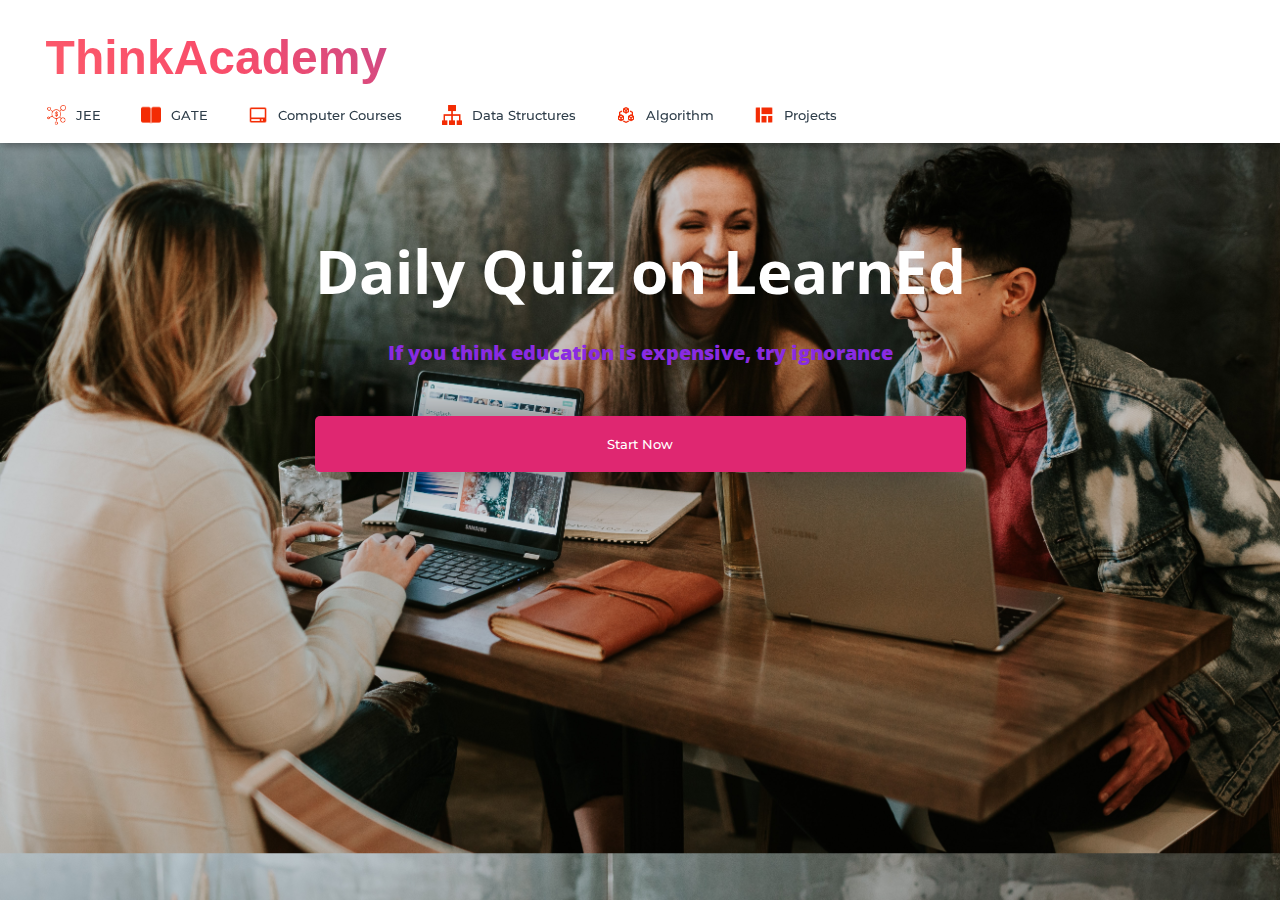
<file: subjects/quiz.html>
<!DOCTYPE html>
<html>

<head>
	<link rel="shortcut icon" type="ico" href="../images/icon/think.ico">
	<title>ThinkAcademy</title>
	<link rel="stylesheet" type="text/css" href="quizStyle.css">
	<script type="text/javascript" src="../script.js"></script>
</head>

<body>

	<!-- NAVIGATION -->
	<header>
		<div class="nav" id="nav">
			<div id="logo">
				<a href="../index.html"><span id="logo-title">ThinkAcademy</span></a>
			</div>
			<div class="switch-tab" id="switch-tab" onclick="switchTAB()"><img src="../images/icon/menu.png"></div>
			<ul id="list-switch">
				<li><a href="jee.html"><img src="../images/courses/d1.png" class="icon">JEE</a></li>
				<li><a href="gate.html"><img src="../images/courses/paper.png" class="icon">GATE</a></li>
				<li><a href="computer_courses.html"><img src="../images/courses/computer.png" class="icon">Computer
						Courses</a></li>
				<li><a href="computer_courses.html#data"><img src="../images/courses/data.png" class="icon">Data
						Structures</a></li>
				<li><a href="computer_courses.html#algo"><img src="../images/courses/algo.png"
							class="icon">Algorithm</a></li>
				<li><a href="computer_courses.html#projects"><img src="../images/courses/projects.png"
							class="icon">Projects</a></li>
			</ul>
			<div class="search" id="search-switch">
				<input type="search" placeholder="Search" class="srch"><button id="srchbtn"><img
						src="../images/icon/search.png"></button>
			</div>
		</div>
	</header>


	<!-- MAIN Heading of Page -->
	<div class="title" id="title">
		<span>Daily Quiz on LearnEd</span>
		<div class="shortdesc"><br>
			<p style="color: blueviolet; font-weight: 900;">If you think education is expensive, try ignorance</p>
		</div>
		<button onclick="startquiz()">Start Now</button>
	</div>


	<div class="panel" id="panel">

		<div class="left-side active" id="left">
			<ul>
				<li onclick="quizt(1)">HOME</li>
				<li onclick="quizt(2)">JEE Mains</li>
				<li onclick="quizt(3)">JEE Advanced</li>
				<li onclick="quizt(4)">GATE</li>
				<li onclick="quizt(5)">C/C++</li>
				<li onclick="quizt(6)">Java</li>
				<li onclick="quizt(7)">Python</li>
				<li onclick="quizt(8)">JavaScript</li>
				<li onclick="quizt(9)">Data Structures</li>
				<li onclick="quizt(10)">Algorithm</li>
				<li onclick="quizt(11)">Interview Questions</li>
			</ul>
		</div>

		<div class="right-side" id="right">
			<div id="quiz-container">

				<div id="f1">
					<div class="quiz-frame main-frame"></div>
				</div>

				<div id="f2"><iframe class="quiz-frame"
						src="https://docs.google.com/forms/d/e/1FAIpQLSe3hXLPuiQGqj1n3IeeAzM8YLNpgJIIk_zfteoEdWka4X3wxQ/viewform?embedded=true"
						frameborder="0" marginheight="0" marginwidth="0">Loading…</iframe></div>

				<div id="f3"><iframe class="quiz-frame"
						src="https://docs.google.com/forms/d/e/1FAIpQLSeVTLsd_AqZGpbIMnZRm20OKrjjiYSirWBjfCHpWtAsMQU--g/viewform?embedded=true"
						frameborder="0" marginheight="0" marginwidth="0">Loading…</iframe></div>

				<div id="f4"><iframe class="quiz-frame"
						src="https://docs.google.com/forms/d/e/1FAIpQLSdjSKZhQp5jqqR34zD_uWMtgXr18F9pdK6YqcafLSP6J7VZjw/viewform?embedded=true"
						frameborder="0" marginheight="0" marginwidth="0">Loading…</iframe></div>

				<div id="f5"><iframe class="quiz-frame"
						src="https://docs.google.com/forms/d/e/1FAIpQLSe1xs1-41MAbLN7KkXrJwtGdbl5ydxe_vX_nmFRjf6c0wtYkA/viewform?embedded=true"
						frameborder="0" marginheight="0" marginwidth="0">Loading…</iframe></iframe></div>

				<div id="f6"><iframe class="quiz-frame"
						src="https://docs.google.com/forms/d/e/1FAIpQLSdHFDm_BakVxro_zJI78OF2OLJpXgDzzaAVMHD9hptWlXBSpA/viewform?embedded=true"
						frameborder="0" marginheight="0" marginwidth="0">Loading…</iframe></div>

				<div id="f7"><iframe class="quiz-frame"
						src="https://docs.google.com/forms/d/e/1FAIpQLSdgD7yFEJtqpkImDiLAaQ7w9VcsO688gr1V3Gl7FqwM5yXtWQ/viewform?embedded=true"
						frameborder="0" marginheight="0" marginwidth="0">Loading…</iframe></div>

				<div id="f8"><iframe class="quiz-frame"
						src="https://docs.google.com/forms/d/e/1FAIpQLSchDBnai_Aup7YFJQegg4z-qoB338p010VgZRxBYDT17xoRew/viewform?embedded=true"
						frameborder="0" marginheight="0" marginwidth="0">Loading…</iframe></div>

				<div id="f9"><iframe class="quiz-frame"
						src="https://docs.google.com/forms/d/e/1FAIpQLSfY5oIAz4R9Ty-LBpx7h4th6OJ0-RkrxIlLslRV4NjwwW8_uw/viewform?embedded=true"
						frameborder="0" marginheight="0" marginwidth="0">Loading…</iframe></div>

				<div id="f10"><iframe class="quiz-frame"
						src="https://docs.google.com/forms/d/e/1FAIpQLSflwS89sG7H98J9vFgFqJgsKaZ5gpq3yUlOiW3up7RQQ-qRnw/viewform?embedded=true"
						frameborder="0" marginheight="0" marginwidth="0">Loading…</iframe></div>

				<div id="f11"><iframe class="quiz-frame"
						src="https://docs.google.com/forms/d/e/1FAIpQLSe_aS8-CMNFdUzI1UE73zahC2bmMwJkmB6FJXPIeKbLIBqB4Q/viewform?embedded=true"
						frameborder="0" marginheiclass="quiz-frame" ght="0" marginwidth="0">Loading…</iframe></div>

			</div>
		</div>

	</div>


	<script type="text/javascript" src="../script.js"></script>
</body>

</html>
</file>
<file: style.css>
@import url('https://fonts.googleapis.com/css?family=Montserrat:500&display=swap');
@import url('https://fonts.googleapis.com/css?family=Dancing+Script&display=swap');
@import url('https://fonts.googleapis.com/css?family=Open+Sans&display=swap');

* {
	box-sizing: border-box;
	margin: 0;
	padding: 0;
}

html {
	scroll-behavior: smooth;
}

body {
	background: #FFF;
	font-family: 'Open Sans', sans-serif;
}

header {
	height: 90vh;
	/* background: #000; */
}

.black {
	box-shadow: 0 2px 10px rgba(0, 0, 0, 0.5);
}

nav {
	padding-top: 20px;
	padding-bottom: 20px;
	top: 0;
	position: fixed;
	display: flex;
	width: 100%;
	z-index: 1000;
	background: #fff;
	justify-content: space-around;
	transition: 1.5s;
	align-items: center;
}

#title {
	width: 100%;
}

nav ul {
	display: flex;
	align-items: center;
}

nav ul li {
	list-style: none;
	margin: 5px 10px;
}

nav ul li a {
	padding: 2px 10px;
	color: #2e2e2e;
	cursor: pointer;
	transition: .5s;
	text-decoration: none;
}

nav ul li a:hover {
	color: #fff;
	border-radius: 5px;
	background: #DF2771;
}

.active {
	color: #fff;
	border-radius: 5px;
	background: #DF2771;
}

.srch {
	padding: 2px 10px;
	display: flex;
	/* align-items: center; */
	justify-content: center;
	/* background: #0066ff; */
	border: 1px solid;
	border-radius: 20px;
}

.srch img {
	width: 25px;
	cursor: pointer;
}

.srch .search {
	/* padding: 2px 10px; */
	outline: none;
	border: none;
	background: transparent;
}

.get-started {
	margin-left: 50px;
	padding: 5px 20px;
	border: 2px solid #DF2771;
	border-radius: 20px;
	text-decoration: none;

	transition: .5s;
	background-color: #DF2771;
	color: #fff;
}

.get-started:hover {
	color: #2e2e2e;
	background: #fff;
}

.logo span {
	width: 120px;
	cursor: pointer;
	transition: all 1s;
}

#title {
	font-family: 'Poppins', sans-serif;
	font-size: 48px;
	font-weight: 600;
	background: linear-gradient(45deg, #ff6b6b, #f94d6a, #8e44ad, #3498db, #2ecc71);
	background-size: 400% 400%;
	-webkit-background-clip: text;
	-webkit-text-fill-color: transparent;
	animation: gradient 5s ease infinite;
	display: inline-block;
	padding: 10px 20px;
	border-radius: 8px;
	transition: transform 0.3s ease-in-out;
}

@keyframes gradient {
	0% {
		background-position: 0% 50%;
	}

	50% {
		background-position: 100% 50%;
	}

	100% {
		background-position: 0% 50%;
	}
}

#title:hover {
	transform: scale(1.1);
}

a,
button {
	float: left;
	font-family: "Montserrat", sans-serif;
	font-weight: 500;
	font-size: 15px;
	color: #2E3D49;
	display: block;
	text-decoration: none;
	text-align: center;
}

.head-container {
	margin-top: 245px;
	display: flex;
	flex-wrap: wrap;
	align-items: center;
	justify-content: space-around;
}

.quote {
	width: 600px;
	transform: translateY(-50px);
}

.quote h5 {
	margin-top: 20px;
	color: #0009;
	line-height: 20px;
}

.quote p {
	font-size: 50px;
	color: #2e2e2e;
}

.quote .play {
	margin-top: 20px;
	display: flex;
	/* justify-content: center; */
	align-items: center;
}

.quote .play img {
	width: 45px;
	cursor: pointer;
	filter: drop-shadow(0 0 10px #0002);
}

.quote .play span a {
	margin-left: 10px;
	font-size: 20px;
	font-weight: 900;
	color: rgba(0, 0, 0, 0.8);
	cursor: pointer;
}

.svg-image img {
	width: 500px;
	filter: drop-shadow(0 20px 10px rgba(0, 0, 0, 0.2));
}

/* SIDE MENU */
.menu {
	cursor: pointer;
	width: 25px;
	display: none;
}

.side-menu {
	width: 100%;
	height: 100%;
	background: rgba(182, 33, 90, 0.993);
	position: absolute;
	top: 0;
	transition: .8s;
	z-index: 2000;
	transform: translateX(-100%);
}

.side-menu ul {
	margin-top: 35%;
	display: flex;
	flex-direction: column;
	justify-content: center;
	/* background: #FA4B37; */
}

.side-menu ul li {
	list-style: none;
	/* background: #009900; */
	display: flex;
	justify-content: center;
	align-items: center;
	/* border-bottom: 1px solid #fff; */
	/* padding: 10px 0px; */
}

.side-menu ul li:hover a {
	background: #fff;
	color: #DF2771;
}

.side-menu ul li a {
	color: #FFF;
	width: 100%;
	font-size: 1em;
	/* background: #2E3D49; */
	text-decoration: none;
	padding: 15px 0px;
}

.close img {
	float: right;
	width: 35px;
	cursor: pointer;
	margin: 10px;
}

.user {
	display: flex;
	justify-content: center;
	align-items: center;
	margin-top: 10%;
}

.user img {
	width: 60px;
	border-radius: 50%;
	border: 2px solid #fff;
	filter: drop-shadow(0 10px 20px #0004);
	margin-right: 30px;
	cursor: pointer;
}

.user p {
	color: #fff;
	cursor: pointer;
}

.user img,
.user p {
	opacity: 1;
}

/*Common things in all sections*/
#about_section,
#portfolio_section,
#team_section,
#services_section,
#contactus_section {
	font-family: 'Open Sans', sans-serif;
	color: #2E3D49;
	position: relative;
}

.diffSection {
	width: 100%;
	/*position: relative;*/
	justify-content: center;
	align-items: center;
}

.diffSection .content {
	margin: 10px;
	text-align: center;
	padding: 10px 100px;
	font-size: 1.1em;
}

/*PORTFOLIO*/
.extra {
	width: 100%;
}

.extra p {
	padding: 30px;
	padding-bottom: 150px;
	font-size: 50px;
	text-align: center;
	color: #fff;
	background-image: linear-gradient(rgba(0, 0, 0, 0), rgba(0, 0, 0, 0.7)), url("images/extra/b1.jpg");
	background-size: cover;
	background-attachment: fixed;
	font-family: cursive;
	z-index: -9;
}

.smbox {
	display: flex;
	flex-wrap: wrap;
	transform: translateY(-100px);
	justify-content: center;
}

.smbox span {
	margin: 1%;
	background: #fff;
	box-shadow: inset 0px 0px 25px rgba(0, 0, 0, 0.2),
		0 0 40px rgba(0, 0, 0, 0.3);
	border-radius: 10px;
	padding: 30px 50px;
	cursor: pointer;
}

.smbox span:hover {
	transform: scale(1.3);
	transition: .5s ease;
}

.smbox .data {
	font-size: 80px;
	color: #FA6146;
}

.smbox .det {
	font-size: 20px;
	color: #272529;
	font-family: cursive;
}

/*Title*/
.title {
	margin-top: 0px;
	font-family: 'Open Sans', sans-serif;
	font-size: 30px;
	text-align: center;
	color: #2E3D49;
}

/*ABOUT*/
.about-content {
	width: 100%;
	position: relative;
	justify-content: center;
	flex-wrap: wrap;
	display: flex;
	align-items: center;
}

.about-content .side-text {
	width: 550px;
	padding: 50px 40px;
	background: #fff;
	box-shadow: 2px 0 100px rgba(0, 0, 0, 0.3);
	border-radius: 5px;
	text-align: justify;
	line-height: 22px;
	opacity: 0;
	transform: translateX(-100px);
	transition: 1s ease-in-out;
}

.about-content .side-text-appear {
	opacity: 1;
	transform: translateX(0px);
}

.about-content .side-text h2 {
	padding: 10px;
}

.about-content .side-text p {
	padding: 10px;
}

.about-content .side-image img {
	width: 90%;
	border-radius: 5px;
}

.sideImage {
	transform: translateX(100px);
	opacity: 0;
	transition: .8s ease-in-out;
}

.sideImage-appear {
	opacity: 1;
	transform: translateX(0px);
}

/*POPULAR SUBJECTS*/
.cbox {
	position: relative;
	width: 100%;
	display: inline-flex;
	flex-wrap: wrap;
	justify-content: center;
}

.cbox .det {
	width: 250px;
	height: 80px;
	margin: 10px;
	background: #fff;
	cursor: pointer;
}

.cbox .det a {
	justify-content: space-around;
	width: 250px;
	padding: 28px;
	border-radius: 10px;
	border: 1px solid #FA4B37;
	font-size: 15px;
	color: #272529;
	font-family: cursive;
	text-decoration: none;
}

.cbox .det a:hover {
	background: linear-gradient(to right, #FA4B37, #DF2771);
	color: white;
}

.cbox .det a:hover img {
	filter: brightness(100);
}

.cbox img {
	width: 20px;
	margin-right: 20px;
}

/*TEAM SECTION*/
.totalcard {
	width: 100%;
	display: flex;
	flex-wrap: wrap;
	align-items: center;
	justify-content: center;
	margin-bottom: 50px;
}

.totalcard .card {
	margin: 50px;
	width: 300px;
	border-radius: 10px;
	background: #fff;
}

.totalcard .card {
	box-shadow: inset 0 0 10px rgba(0, 0, 0, 0.4),
		0 0 10px rgba(0, 0, 0, 0.3);
}

.card:nth-child(1) {
	border-top: 5px solid green;
}

.card:nth-child(2) {
	border-top: 5px solid blue;
}

.card:nth-child(1):hover {
	box-shadow: inset 0px 0px 10px rgba(0, 255, 0, 0.5),
		1px 1px 30px rgba(0, 255, 0, 0.5);
}

.card:nth-child(2):hover {
	box-shadow: inset 0px 0px 10px rgba(0, 0, 255, 0.5),
		1px 1px 30px rgba(0, 0, 255, 0.5);
}

.totalcard .card img {
	width: 100px;
	height: 100px;
	margin-top: 5px;
	cursor: pointer;
	border-radius: 50px;
	transition-duration: .8s;
}

.totalcard .card img:hover {
	transform: scale(3.5);
	border-radius: 0;
	box-shadow: 0 0 20px rgba(0, 0, 0, 0.5);
}

#detail p {
	font-size: 15px;
	line-height: 25px;
	font-variant: small-caps;
	text-align: center;
	margin: 25px;
	margin-bottom: 0px;
	margin-top: 0px;
}

#detail button {
	outline: none;
	border-radius: 10px;
	border-style: none;
	border: 1px solid black;
	padding: 9px 25px;
	cursor: pointer;
	transition-duration: .4s;
}

#detail a {
	bottom: 80px;
	text-decoration: none;
	margin-bottom: 30px;
	margin-top: 20px;
	margin-left: 90px;
	align-self: center;
}

.btn-roshan:hover {
	background: rgba(0, 255, 0, 0.7);
	color: #fff;
}

.btn-roshan2:hover {
	background: rgba(0, 0, 255, 0.5);
	color: #fff;
}

.card-title {
	font-size: 17px;
	color: #343A40;
	padding: 20px;
	font-weight: 700;
}

/*Service Section*/
/*Service Section*/
.service-swipe {
	display: flex;
	flex-wrap: wrap;
	justify-content: center;
	align-items: center;
	background-image: linear-gradient(rgba(0, 0, 0, 0), rgba(0, 0, 0, 0.7)), url("images/extra/b3.jpg");
	background-size: cover;
	background-attachment: fixed;
}

.service-swipe .s-card img {
	width: 100px;
}

.service-swipe a {
	padding: 0;
	margin: 40px 10px;
}

.service-swipe .s-card {
	display: flex;
	justify-content: space-around;
	padding: 10px;
	align-items: center;
	text-align: center;
	width: 350px;
	height: 200px;
	box-shadow: inset 0 0 20px rgba(255, 255, 255, 0.05),
		0 0 50px rgba(0, 0, 0, 0.8);
	border-radius: 5px;
	cursor: pointer;
	transition-duration: .5s;
}

.service-swipe .s-card p {
	color: #f2f2f2;
	font-size: 1.2em;
	font-family: 'Open Sans', sans-serif;
}

.service-swipe .s-card:hover {
	box-shadow: 0 0 50px rgba(255, 255, 255, 0.8);
	transform: translateY(-10px);
}

/*Contact Us Section*/
.csec {
	background: linear-gradient(to right, #FA4B37, #DF2771);
	background-attachment: fixed;
	position: absolute;
	width: 100%;
	height: 250px;
	top: 200px;
	content: '';
	transform-origin: top right;
	transform: skewY(-10deg);
	z-index: -1;
}

.back-contact {
	margin-top: 0px;
	transform: translateY(-50px);
	display: flex;
	align-items: center;
	justify-content: space-around;
}

.cc {
	height: 400px;
	width: 400px;
	height: 500px;
	border-radius: 10px;
	justify-content: center;
	box-shadow: 1px 1px 20px rgba(0, 0, 0, 0.4);
	background: #fff;
}

.cc form {
	margin: 5%;
	margin-top: 40px;
	width: 90%;
	height: 90%;
}

.cc form label {
	position: absolute;
	color: #2E3D49;
	font-size: 10px;
	font-weight: 800;
}

.cc form input {
	padding: 15px;
	margin-bottom: 10px;
	border-radius: 5px;
	box-shadow: inset 0 0 5px lightgray;
	border: 1px solid rgba(0, 0, 0, 0.2);
	outline: none;
	color: #2E3D49;
	font-weight: 600;
}

.imp {
	color: red;
}

form textarea {
	width: 100%;
	height: 100px;
	box-shadow: inset 0 0 5px lightgray;
	border: 1px solid rgba(0, 0, 0, 0.2);
	border-radius: 5px;
	outline: none;
	color: #2E3D49;
	font-weight: 600;
	padding: 15px;
}

#csubmit {
	margin-top: 20px;
	background: linear-gradient(to right, #FA4B37, #DF2771);
	border-radius: 5px;
	border-style: none;
	outline: none;
	width: 100%;
	padding: 15px 25px;
	color: #fff;
	font-size: 12px;
	cursor: pointer;
}

#csubmit:hover {
	background: linear-gradient(to right, #e61a03, #750c36);
}

/*REVIEW SECTION*/
#makeitfull {
	display: flex;
	justify-content: center;
	transform: translateY(35px);
}

#makeitfull img {
	width: 50px;
}

.review {
	background: #F8F8F8;
	width: 100%;
}

.rev-container {
	padding: 10px 10%;
	display: flex;
	flex-wrap: wrap;
	justify-content: space-around;
}

.rev-container .rev-card {

	width: 550px;
	height: 240px;
	margin-bottom: 40px;
	background: #fff;
	display: flex;
	padding: 10px;
	box-shadow: 2px 2px 20px rgba(0, 0, 0, 0.2);
}

.rev-card:hover {
	box-shadow: 1px 1px 5px rgba(0, 0, 0, 0.2);
}

.identity {
	display: flex;
	flex-wrap: wrap;
	justify-content: center;
	padding: 10px;
}

.identity img {
	width: 120px;
	height: 120px;
	transition-duration: .8s;
	border-radius: 50%;
}

.identity img:hover {
	transform: scale(2.2);
	border-radius: 0px;
	box-shadow: 0 0 20px rgba(0, 0, 0, 0.3);
}

.identity p {
	width: 150px;
	font-weight: bold;
	color: #2E3D49;
	text-align: center;
}

.identity h6 {
	width: 150px;
	text-align: center;
}

.identity .rating img {
	width: 12px;
	height: 12px;
	margin-right: 5px;
}

.rev-cont {
	overflow-y: scroll;
}

.rev-cont #title {
	padding: 10px;
	color: #2E3D49;
	font-weight: bold;
}

.rev-cont #content {
	padding: 10px;
	font-size: .9em;
	color: #2E3D49;
	line-height: 22px;
	text-align: justify;
}


/*FEEDBACK*/
.title2 {
	position: relative;
	margin-top: 150px;
	margin-left: 100px;
}

.title2 span {
	font-weight: 700;
	font-family: 'Open Sans', sans-serif;
	font-size: 30px;
	color: #2E3D49;
}

.title2 .shortdesc2 {
	padding: 10px;
	font-family: 'Open Sans', sans-serif;
	font-size: 15px;
	color: #2E3D49;
	margin-bottom: 10px;
}

.feedbox {
	margin-top: 50px;
	width: 100%;
	display: flex;
	background-image: linear-gradient(rgba(0, 0, 0, 0), rgba(0, 0, 0, 0.7)), url("images/extra/b4.jpg");
	background-size: cover;
	padding: 50px 80px;
	background-attachment: fixed;
}

.feed {
	width: 800px;
	height: 400px;
	position: relative;
	border-radius: 10px;
	justify-content: center;
	box-shadow: inset 0 0 90px rgba(0, 0, 0, 0.6),
		0 0 80px rgba(0, 0, 0, 0.2);
	background: rgba(0, 0, 0, 0.4);
}

.feed form {
	width: 100%;
	height: 100%;
	padding: 20px;
}

.feed form label {
	position: absolute;
	color: #f2f2f2;
	font-size: 10px;
	font-weight: 800;
}

.feed form input,
.feed textarea {
	padding: 15px;
	border-radius: 5px;
	box-shadow: inset 0 0 5px lightgray;
	border: 1px solid rgba(0, 0, 0, 0.2);
	outline: none;
	color: #2E3D49;
	background: #fff9;
	font-weight: 600;
}

.feed form input {
	margin-bottom: 15px;
	width: 50%;
}

.feed form .fname {
	width: 25%;
}

.feed form textarea {
	width: 100%;
	height: 100px;
}

.feed #csubmit {
	margin-top: 25px;
	background: linear-gradient(to right, #FA4B37, #DF2771);
	border-radius: 5px;
	border-style: none;
	outline: none;
	width: 100%;
	padding: 15px 25px;
	color: #fff;
	font-size: 12px;
	cursor: pointer;
}

.feed #csubmit:hover {
	background: linear-gradient(to right, #88160a, #DF2771);

}

/*SCROLLING TEXT*/
.marqu {
	text-align: center;
	justify-content: center;
	color: #fff;
	font-size: 20px;
	padding: 10px;
}

/*FOOTER*/
footer {
	color: #E5E8EF;
	background: #000D;
	padding: 50px 0;
}

footer .footer-container {
	max-width: 1300px;
	margin: auto;
	padding: 0 20px;
	display: flex;
	justify-content: space-between;
	align-items: center;
	flex-wrap: wrap-reverse;
}

footer .social-media img {
	width: 22px;
}

footer .logo {
	width: 180px;
	color: #fff;
}

footer .social-media a {
	margin-right: 10px;
	font-size: 22px;
	text-decoration: none;
}

footer .right-col h1 {
	font-size: 26px;
}

footer .border {
	width: 100px;
	height: 4px;
	background: linear-gradient(to right, #FA4B37, #DF2771);
	margin: 2px;
}

footer .newsletter-form {
	display: flex;
	justify-content: center;
	align-items: center;
	flex-wrap: wrap;
}

footer input::placeholder {
	color: white !important;
}

footer .txtb {
	flex: 1;
	padding: 18px 40px;
	font-size: 16px;
	background: #343A40;
	border: none;
	font-weight: 700;
	outline: none;
	border-radius: 5px;
	min-width: 260px;
	margin-top: 20px;
	color: white;
}

footer .btn {
	margin-top: 20px;
	padding: 18px 40px;
	font-size: 16px;
	color: #f1f1f1;
	background: linear-gradient(to right, #FA4B37, #DF2771);
	border: none;
	font-weight: 700;
	outline: none;
	border-radius: 5px;
	margin-left: 20px;
	cursor: pointer;
	transition: opacity .3s linear;
}

footer .btn:hover {
	opacity: .7;
}

/*PROPERTIES FOR MAKING WEBSITE RESPONSIVE*/
@media screen and (max-width: 960px) {
	.footer-container {
		max-width: 600px;
	}

	.right-col {
		width: 100%;
		margin-bottom: 60px;
	}

	.left-col {
		width: 100%;
		text-align: center;
	}

	.social-media {
		display: flex;
		justify-content: center;
	}

	.logo {
		transition: 1s;
		text-align: left;

	}

	#title {
		width: 100%;
	}

	nav ul,
	.srch,
	.get-started {
		display: none;
	}

	.menu {
		display: block;
	}

	nav {
		padding-bottom: 20px;
		border-bottom: 1px solid #0005;
		/* position: fixed; */
		/* top: 0; */
	}

	.quote p,
	.quote h5,
	.play {
		justify-content: center;
		text-align: center;
	}

	.quote p {
		font-size: 30px;
	}

	.service-container .right-side img {
		width: 90%;
	}

	.title {
		margin-top: 0px;
	}

}

@media screen and (max-width: 700px) {
	footer .btn {
		margin: 0;
		width: 100%;
		margin-top: 20px;
	}

	.svg-image img {
		width: 90%;
		margin: 20px;
		/* align-self: center; */
	}


}

@media screen and (max-width: 1000px) {

	.feedbox form input,
	.feedbox form .fname {
		width: 100%;
	}
}

/* Responsive styles for mobile devices */
@media (max-width: 768px) {



	nav {
		flex-direction: column;
		text-align: center;


	}

	ul {
		display: none;
		flex-direction: column;
		width: 100%;
	}

	ul li {
		margin: 10px 0;
		width: 100%;
		text-align: left;
	}

	ul li a {
		display: block;
		padding: 10px;
		background-color: #f8f8f8;
		border-bottom: 1px solid #ddd;
	}

	.srch,
	.get-started {
		margin-top: 10px;
		width: 100%;
		display: flex;
		justify-content: space-between;
	}

	.get-started {
		margin-left: 0;
	}

	.menu {
		display: block;
	}
}

/* Show menu on click */
.show-menu ul {
	display: flex;
}
</file>
<file: loginStyle.css>
* {
	margin: 0;
	padding: 0;
	font-family: sans-serif;
}

body {
	background-image: linear-gradient(rgba(0, 0, 0, 0), rgba(0, 0, 0, 0.5)), url("images/extra/backwallpaper.jpg");
	background-size: cover;
	background-attachment: fixed;
	display: flex;
	justify-content: center;
}

.logo {
	display: flex;
	justify-content: center;
}

.logo img {
	width: 100px;
}

.form-box {
	width: 380px;
	height: 500px;
	position: relative;
	margin: 6% auto;
	background: #fff8;
	padding: 5px;
	border-radius: 5px;
	overflow: hidden;
	box-shadow: 0px 0px 100px rgba(0, 0, 0, 0.4);
}

.button-box {
	width: 220px;
	margin: 35px auto;
	position: relative;
	box-shadow: 0 0 20px 9px rgba(0, 0, 0, .1);
	border-radius: 30px;
}

.toggle-btn {
	padding: 10px 30px;
	cursor: pointer;
	background: transparent;
	position: relative;
	border: 0;
	outline: none;
}

#btn {
	top: 0;
	left: 0;
	position: absolute;
	width: 110px;
	height: 100%;
	background: linear-gradient(to right, #FA4B37, #DF2771);
	border-radius: 30px;
	transition: 0.5s;
}

.social-icons {
	margin: 30px auto;
	text-align: center;
}

.social-icons img {
	width: 30px;
	margin: 0 7px;
	cursor: pointer;
	opacity: 0.85;
}

.input-group {
	top: 180px;
	position: absolute;
	width: 280px;
	transition: .5s;
	font-size: 13px;
	color: #010101;
}

.inp {
	border-bottom: 1px solid rgba(0, 0, 0, 0.4);
	justify-content: center;
}

.inp img {
	width: 20px;
	padding-right: 10px;
}

.input-field {
	width: 100%;
	padding: 10px 0;
	margin: 5px 0;
	border-left: 0;
	border-right: 0;
	border-top: 0;
	border-bottom: 1px solid rgba(0, 0, 0, 0.4);
	outline: none;
	background: transparent;
	color: rgba(0, 0, 0);
}

::placeholder {
	/* Chrome, Firefox, Opera, Safari 10.1+ */
	color: rgba(0, 0, 0, 0.7);
	/*opacity: 1;  Firefox */
}

#register .input-field {
	color: rgba(0, 0, 0, 0.8);
}

.submit-btn {
	width: 85%;
	padding: 10px 30px;
	cursor: pointer;
	display: block;
	margin: auto;
	background: linear-gradient(to right, #FA4B37, #DF2771);
	color: #fff;
	border: 0;
	outline: none;
	border-radius: 30px;
}

.reg-btn {
	background: lightgray;
}

.check-box {
	cursor: pointer;
	margin: 30px 10px 30px 0;
}

.instead {
	margin-top: 10px;
}

.instead h3 {
	overflow: hidden;
	text-align: center;
	color: rgba(0, 0, 0, 0.6);
}

.instead h3:before,
.instead h3:after {
	background-color: rgba(0, 0, 0, 0.5);
	content: "";
	display: inline-block;
	height: 1px;
	position: relative;
	vertical-align: middle;
	width: 50%;
}

.instead h3:before {
	right: 0.5em;
	margin-left: -50%;
}

.instead h3:after {
	left: 0.5em;
	margin-right: -50%;
}

span {
	color: rgba(0, 0, 0, 0.8);
	font-size: 12px;
}

#login {
	left: 50px;
}

#register {
	left: 450px;
}

.other {
	display: grid;
	justify-content: center;
	margin-top: 250px;
}

.connect {
	display: flex;
	margin: 10px;
	padding: 0px 30px;
	align-items: center;
	text-align: center;
	justify-content: center;
	border: 1px solid lightgray;
	cursor: pointer;
	outline: none;
	/*border-radius: 10px;*/
	background: #fff3;
}

.connect:hover {
	background: #fff8;
}

.connect img {
	padding: 5px;
	width: 25px;
}

.connect span {
	padding: 10px;
	font-size: 15px;
}
</file>
<file: subjects/subjects.css>
@import url('https://fonts.googleapis.com/css?family=Montserrat:500&display=swap');
@import url('https://fonts.googleapis.com/css?family=Dancing+Script&display=swap');
@import url('https://fonts.googleapis.com/css?family=Open+Sans&display=swap');

* {
	box-sizing: border-box;
	margin: 0;
	padding: 0;
}

html {
	scroll-behavior: smooth;
}

body {
	background: #FFF;
	font-family: 'Open Sans', sans-serif;
}

/*SCROLLBAR Styling*/
::-webkit-scrollbar {
	width: 5px;
}

::-webkit-scrollbar-thumb {
	background: #FA4B37;
	border-radius: 5px;
}

::-webkit-scrollbar-thumb:hover {
	background: #DF2771;
}

/*NAVIGATION BAR*/
.nav {
	width: 100%;
	background-color: #fff;
	display: flex;
	flex-wrap: wrap;
	justify-content: space-between;
	align-items: center;
	padding: 20px 2%;
	position: fixed;
	top: 0px;
	z-index: 10;
	box-shadow: 1px 1px 10px rgba(0, 0, 0, 0.5);
}

.nav li,
a,
button {
	float: left;
	font-family: "Montserrat", sans-serif;
	font-weight: 500;
	font-size: 13px;
	color: #2E3D49;
	display: block;
	text-decoration: none;
	text-align: center;
}

.nav ul li img {
	width: 20px;
	margin-right: 10px;
	transform: translateY(5px);
	padding-top: 5px;
}


.logo span {
	width: 120px;
	cursor: pointer;
	transition: all 1s;
}

#title {
	font-family: 'Poppins', sans-serif;
	font-size: 48px;
	font-weight: 600;
	background: linear-gradient(45deg, #ff6b6b, #f94d6a, #8e44ad, #3498db, #2ecc71);
	background-size: 400% 400%;
	-webkit-background-clip: text;
	-webkit-text-fill-color: transparent;
	animation: gradient 5s ease infinite;
	display: inline-block;
	padding: 10px 20px;
	border-radius: 8px;
	transition: transform 0.3s ease-in-out;
}

@keyframes gradient {
	0% {
		background-position: 0% 50%;
	}

	50% {
		background-position: 100% 50%;
	}

	100% {
		background-position: 0% 50%;
	}
}

#title:hover {
	transform: scale(1.1);
}


.nav ul li {
	list-style: none;
	display: inline-block;
	padding: 0px 20px;
}

.nav ul li a {
	transition: all 0.3s ease 0s;
}

.nav ul li a:hover {
	color: #FA4B37;
}

.nav button {
	padding: 9px 25px;
	background: linear-gradient(to right, #FA4B37, #DF2771);
	color: #fff;
	border: none;
	border-radius: 5px;
	cursor: pointer;
	outline: none;
	transition: all 0.3s ease 0s;
}

#srchbtn {
	padding: 9px 20px;
}

#srchbtn img {
	width: 15px;
	filter: brightness(100);
}

.nav button:hover {
	opacity: .9;
}

.nav .search {
	float: right;
}

.nav .search .srch {
	font-size: 13px;
	width: 300px;
	border: none;
	outline: none;
	border-bottom: 2px solid #FA4B37;
	padding: 9px;
}

.nav .search button {
	margin-right: 5px;
	float: right;
	margin-left: 10px;
}

.nav .switch-tab {
	cursor: pointer;
	visibility: hidden;
}

.nav .switch-tab img {
	width: 20px;
}

.nav .check-box {
	cursor: pointer;
	visibility: hidden;
}

/*TITLE*/
.title {
	margin-top: 150px;
	margin-left: 100px;
}

.title span {
	font-weight: 700;
	font-family: 'Open Sans', sans-serif;
	font-size: 60px;
	color: #2E3D49;
}

.title .shortdesc {
	padding: 10px;
	font-family: 'Open Sans', sans-serif;
	font-size: 20px;
	color: #2E3D49;
	margin-bottom: 50px;
}

/*Quick Links*/
.course {
	display: grid;
	justify-content: center;
}

.cbox {
	display: inline-flex;
	flex-wrap: wrap;
	justify-content: center;
}

.cbox .det {
	height: 60px;
	margin: 10px;
	background: #fff;
	cursor: pointer;
	border-radius: 50px;
}

.cbox .det a {
	justify-content: space-around;
	width: 100%;
	padding: 20px;
	border-radius: 50px;
	border: 1px solid #FA4B37;
	font-size: 15px;
	color: #272529;
	font-family: cursive;
	text-decoration: none;
}

.cbox .det a:hover {
	background: linear-gradient(to right, #FA4B37, #DF2771);
	color: white;
}

.inbt {
	padding: 10px;
	font-family: 'Open Sans', sans-serif;
	font-size: 30px;
	color: #2E3D49;
	margin: 100px;
	margin-bottom: 50px;
}

/*COURSES AVAILABLE*/
.ccard {
	display: flex;
	flex-wrap: wrap;
	justify-content: center;
	align-items: center;
}

.ccardbox {
	display: flex;
	flex-wrap: wrap;
	justify-content: center;
}

.dcard {
	margin: 10px;
	width: 300px;
	height: 200px;
	background: linear-gradient(to right, #FA4B37, #DF2771);
	border-radius: 10px;
	box-shadow: 0 0 20px rgba(0, 0, 0, 0.4);
}

.dcard .fpart {
	width: inherit;
	height: 150px;
	color: #000;
	text-align: left;
	overflow: hidden;
}

.dcard .fpart img {
	width: 100%;
	height: 100%;
}

.dcard .spart {
	padding: 10px;
	padding-right: 0px;
	color: #fff;
	text-align: left;
	cursor: pointer;
}

.dcard .spart img {
	width: 20px;
	margin-left: 170px;
	cursor: pointer;
	/* transform: rotate(180deg); */
}

.dcard:hover .fpart img {
	transition: .8s ease;
	transform: scale(1.2);
}

/*Small Titles for  Topics*/
.title2 {
	position: relative;
	padding-top: 150px;
	margin-left: 100px;
}

.title2 span {
	font-weight: 700;
	font-family: 'Open Sans', sans-serif;
	font-size: 30px;
	color: #2E3D49;
}

.title2 .shortdesc2 {
	padding: 10px;
	font-family: 'Open Sans', sans-serif;
	font-size: 15px;
	color: #2E3D49;
	margin-bottom: 10px;
}

/*Videos Section*/
.ccardbox2 {
	display: flex;
	justify-content: center;
	flex-wrap: wrap;
}

.dcard2 {
	margin: 20px;
	width: 300px;
	height: 160px;
	background: linear-gradient(to right, #FA4B37, #DF2771);
	border-radius: 10px;
}

.dcard2:hover .fpart2 img {
	display: none;
}

.dcard2 .fpart2 {
	width: inherit;
	height: 180px;
	background: #000;
	color: #000;
	text-align: left;
	border-top-right-radius: 100px;
	transform: translateY(-19px);
	box-shadow: 0 0 20px rgba(0, 0, 0, 0.4);
	overflow: hidden;
}

.dcard2 .tag {
	position: relative;
	margin-left: 270px;
	top: 10px;
	color: #fff;
}

.dcard2 .fpart2 img {
	width: 100%;
	height: 100%;
}

.fpart2 iframe {
	height: inherit;
	width: inherit;
}

/*Watch Full Playlist*/
.click-me {
	justify-content: center;
	display: flex;
}

.click-me a {
	color: #DF2771;
	text-decoration: none;
	transition-duration: .5s;
	padding: 10px;
}

.click-me a:hover {
	background: #DF2771;
	color: #fff;
}

/*PROJECTS*/
.project-panel {
	/*background: #000;*/
	display: flex;
	flex-wrap: wrap;
	align-items: center;
	justify-content: center;
}

.project-card {
	width: 250px;
	/*height: 220px;*/
	background: #fff;
	margin-right: 10px;
	margin-bottom: 10px;
	border-radius: 5px;
	cursor: pointer;
	box-shadow: 2px 2px 10px rgba(0, 0, 0, 0.3);
}

.project-card img {
	width: inherit;
	/*height: 140px;*/
}

.project-card:hover {
	transform: scale(1.2);
	transition: .5s ease;
}

.project-card:hover .download a {
	visibility: visible;
}

.project-card .info {
	padding: 10px;
}

.project-card .info h4 {
	color: #2E3D49;
}

.project-card .info p {
	font-size: 12px;
}

.download {
	margin-top: 10px;
	display: flex;
	justify-content: center;
}

.download a {
	padding: 5px 10px;
	color: #DF2771;
	font-size: .8em;
	visibility: hidden;
}

.download:hover a {
	transition: .5s ease;
	background: #DF2771;
	color: #fff;
}


/*Sample Papers*/

.sample {
	display: flex;
	align-items: center;
	flex-wrap: wrap;
	justify-content: space-around;
}

.lastSample {
	margin-bottom: 100px;
}

.sample ul {
	margin: 20px;
}

.sample ul li {
	padding: 28px;
	list-style: none;
}

.sample ul li a {
	color: #FA4B37;
	width: 300px;
	font-size: 20px;
}

/*Footer*/

footer {
	color: #E5E8EF;
	background: #000D;
	padding: 50px 0;
}

footer .footer-container {
	max-width: 1300px;
	margin: auto;
	padding: 0 20px;
	display: flex;
	justify-content: space-between;
	align-items: center;
	flex-wrap: wrap-reverse;
}

footer .social-media img {
	width: 22px;
}

footer .logo {
	width: 180px;
	color: #fff;
	font-family: 'Montserrat', cursive;
}

footer .social-media {
	margin: 20px 0;
}

footer .social-media a {
	color: #001a21;
	margin-right: 10px;
	font-size: 22px;
	text-decoration: none;
}

footer .right-col h1 {
	font-size: 26px;
}

footer .border {
	width: 100px;
	height: 4px;
	background: linear-gradient(to right, #FA4B37, #DF2771);
	margin: 2px;
}

footer .newsletter-form {
	display: flex;
	justify-content: center;
	align-items: center;
	flex-wrap: wrap;
}

footer input::placeholder {
	color: white !important;
}

footer .txtb {
	flex: 1;
	padding: 18px 40px;
	font-size: 16px;
	background: #343A40;
	border: none;
	font-weight: 700;
	outline: none;
	border-radius: 5px;
	min-width: 260px;
	margin-top: 20px;
	color: white;
}

footer .btn {
	margin-top: 20px;
	padding: 18px 40px;
	font-size: 16px;
	color: #f1f1f1;
	background: linear-gradient(to right, #FA4B37, #DF2771);
	border: none;
	font-weight: 700;
	outline: none;
	border-radius: 5px;
	margin-left: 20px;
	cursor: pointer;
	transition: opacity .3s linear;
}

footer .btn:hover {
	opacity: .7;
}


/*For Responsive Website*/
@media screen and (max-width: 960px) {
	.footer-container {
		max-width: 600px;
	}

	.right-col {
		width: 100%;
		margin-bottom: 60px;
	}

	.left-col {
		width: 100%;
		text-align: center;
	}

	.social-media {
		display: flex;
		justify-content: center;
	}
}

@media screen and (max-width: 700px) {
	footer .btn {
		margin: 0;
		width: 100%;
		margin-top: 20px;
	}
}

@media screen and (max-width: 1366px) {
	.search {
		display: none;
		margin-bottom: 10px;
	}
}

@media screen and (max-width: 1000px) {

	.nav ul,
	.nav .search {
		display: none;
	}

	.nav #learned-logo {
		transition: 1s ease;
		margin-left: 40%;
		transform: scale(1.5);
	}

	.nav ul li {
		width: 100%;
		margin-bottom: 5px;
	}

	.nav .switch-tab {
		visibility: visible;
	}

	.nav .check-box {
		visibility: visible;
	}

	.search {
		visibility: visible;
		margin: 30px;
		margin-top: 0px;
	}
}
</file>
<file: subjects/quizStyle.css>
@import url('https://fonts.googleapis.com/css?family=Montserrat:500&display=swap');
@import url('https://fonts.googleapis.com/css?family=Dancing+Script&display=swap');
@import url('https://fonts.googleapis.com/css?family=Open+Sans&display=swap');

* {
	box-sizing: border-box;
	margin: 0;
	padding: 0;
}

html {
	scroll-behavior: smooth;
}

body {
	background: url(../images/extra/b1.jpg);
	background-size: cover;
	background-repeat: repeat-y;
	font-family: 'Open Sans', sans-serif;
}

/*Styling SCROLLBAR*/
::-webkit-scrollbar {
	width: 5px;
}

::-webkit-scrollbar-thumb {
	background: #FA4B37;
	border-radius: 5px;
}

::-webkit-scrollbar-thumb:hover {
	background: #DF2771;
}

/*NAVIGATION BAR*/
.nav {
	width: 100%;
	background-color: #fff;
	display: flex;
	flex-wrap: wrap;
	justify-content: space-between;
	align-items: center;
	padding: 20px 2%;
	position: fixed;
	top: 0px;
	z-index: 10;
	box-shadow: 1px 1px 10px rgba(0, 0, 0, 0.5);
}

.nav li,
a,
button {
	float: left;
	font-family: "Montserrat", sans-serif;
	font-weight: 500;
	font-size: 13px;
	color: #2E3D49;
	display: block;
	text-decoration: none;
	text-align: center;
}

.nav ul li img {
	width: 20px;
	margin-right: 10px;
	transform: translateY(5px);
	padding-top: 5px;
}

.nav ul li {
	list-style: none;
	display: inline-block;
	padding: 0px 20px;
}

.nav ul li a {
	transition: all 0.3s ease 0s;
}

.nav ul li a:hover {
	color: #FA4B37;
}

.nav button {
	padding: 9px 25px;
	background: linear-gradient(to right, #FA4B37, #DF2771);
	color: #fff;
	border: none;
	border-radius: 5px;
	cursor: pointer;
	outline: none;
	transition: all 0.3s ease 0s;
}

#srchbtn {
	padding: 9px 20px;
}

#srchbtn img {
	width: 15px;
	filter: brightness(100);
}

.nav button:hover {
	opacity: .9;
}

.nav .search {
	float: right;
}

.nav .search .srch {
	font-size: 13px;
	width: 300px;
	border: none;
	outline: none;
	border-bottom: 2px solid #FA4B37;
	padding: 9px;
}

.nav .search button {
	margin-right: 5px;
	float: right;
	margin-left: 10px;
}

.nav .switch-tab {
	cursor: pointer;
	visibility: hidden;
}

.nav .switch-tab img {
	width: 20px;
}

.nav .check-box {
	cursor: pointer;
	visibility: hidden;
}

/*TITLE*/
.title {
	margin-top: 18%;
	display: grid;
	justify-content: center;
	align-items: center;
}

.title span {
	font-weight: 700;
	font-family: 'Open Sans', sans-serif;
	font-size: 60px;
	/*color: #2E3D49;*/
	color: #fff;
}

.title .shortdesc {
	font-family: 'Open Sans', sans-serif;
	font-size: 20px;
	color: #efefef;
	margin-bottom: 50px;
	text-align: center;
	/*display: none;*/
}

.title button {
	padding: 20px 2%;
	border: none;
	border-radius: 5px;
	color: #fff;
	background: #DF2771;
	outline: none;
	cursor: pointer;
	box-shadow: 0 0 50px rgba(0, 0, 0, 0.5);
}

.title button:hover {
	box-shadow: 0 0 10px rgba(0, 0, 0, 0.3);
}

/*PANEL*/
.panel {
	display: none;
	width: 100%;
	height: 100vh;
	position: fixed;
}

/*Different Topics Container*/
.left-side {
	background: #FFF;
	height: 100%;
	width: 25%;
	display: flex;
	justify-content: center;
	box-shadow: inset 0 0 20px rgba(0, 0, 0, 0.7),
		0 0 30px rgba(0, 0, 0, 0.5);
}

/*Google Form Container*/
.right-side {
	background: #fff;
	height: 100%;
	width: 75%;
	margin-block: 60px;
}

.left-side ul {
	margin: 50px;
	margin-top: 150px;
}

.left-side li {
	list-style-type: none;
	cursor: pointer;
	color: #FA4B37;
	font-weight: 700;
	font-size: 1.2em;
	margin-bottom: 20px;
}

.left-side li:hover {
	color: #000;
	font-size: 1.5em;
	font-weight: 900;
	transition: .3s ease-in-out;
}

#quiz-container {
	margin-top: 80px;
	width: 100%;
	height: 90%;
}

.quiz-frame {
	width: 100%;
	height: 80vh;
	border: none;
}

.main-frame {
	background: url(../images/extra/quiz.jpg);
	background-size: cover;
	background-position: center;
}

.main-frame p {
	font-size: 5em;
	font-weight: 900;
	color: #2E3D49;
}

.logo span {
	width: 120px;
	cursor: pointer;
	transition: all 1s;
}

#logo-title {
	font-family: 'Poppins', sans-serif;
	font-size: 48px;
	font-weight: 600;
	background: linear-gradient(45deg, #ff6b6b, #f94d6a, #8e44ad, #3498db, #2ecc71);
	background-size: 400% 400%;
	-webkit-background-clip: text;
	-webkit-text-fill-color: transparent;
	animation: gradient 5s ease infinite;
	display: inline-block;
	padding: 10px 20px;
	border-radius: 8px;
	transition: transform 0.3s ease-in-out;
}

@keyframes gradient {
	0% {
		background-position: 0% 50%;
	}

	50% {
		background-position: 100% 50%;
	}

	100% {
		background-position: 0% 50%;
	}
}


/*For Responsive Website*/
@media screen and (max-width: 1366px) {
	.search {
		display: none;
		margin-bottom: 10px;
	}
}

@media screen and (max-width: 1000px) {

	.nav ul,
	.nav .search {
		display: none;
	}

	.nav #learned-logo {
		transition: 1s ease;
		margin-left: 40%;
		transform: scale(1.5);
	}

	.nav ul li {
		width: 100%;
		margin-bottom: 5px;
	}

	.nav .switch-tab {
		visibility: visible;
	}

	.nav .check-box {
		visibility: visible;
	}

	.search {
		visibility: visible;
		margin: 30px;
		margin-top: 0px;
	}
}

@media screen and (max-width: 670px) {

	/* Adjusting navigation elements */
	.nav {
		flex-direction: column;
		align-items: center;
	}

	#logo {
		margin-bottom: 10px;
	}

	.switch-tab {
		margin-bottom: 10px;
	}

	#list-switch {
		display: none;
	}

	#list-switch.active {
		display: block;
	}

	.search {
		width: 100%;
		display: flex;
		justify-content: center;
		margin-bottom: 10px;
	}

	.srch {
		width: 80%;
	}

	/* Main title styling */
	.title {
		text-align: center;
		padding: 20px;
	}

	.title span {
		font-size: 28px;
	}

	.shortdesc p {
		font-size: 16px;
	}

	.title button {
		width: 80%;
		padding: 12px;
		margin-top: 10px;
		font-size: 18px;
	}

	/* Panel styling */
	.panel {
		display: flex;
		flex-direction: column;
	}

	.left-side {
		width: 100%;
		display: none;
	}

	.left-side.active {
		display: block;
		margin-bottom: 20px;
	}

	.left-side ul {
		display: flex;
		flex-wrap: wrap;
		justify-content: center;
	}

	.left-side ul li {
		width: 45%;
		margin: 5px;
		text-align: center;
		padding: 10px;
		background-color: #f0f0f0;
		border-radius: 5px;
		cursor: pointer;
		font-size: 16px;
	}

	.right-side {
		width: 100%;
		display: none;
	}

	.right-side.active {
		display: block;
	}

	.quiz-frame {
		width: 100%;
		height: 450px;
		border: none;
		font-size: 30px;
	}
}
</file>
